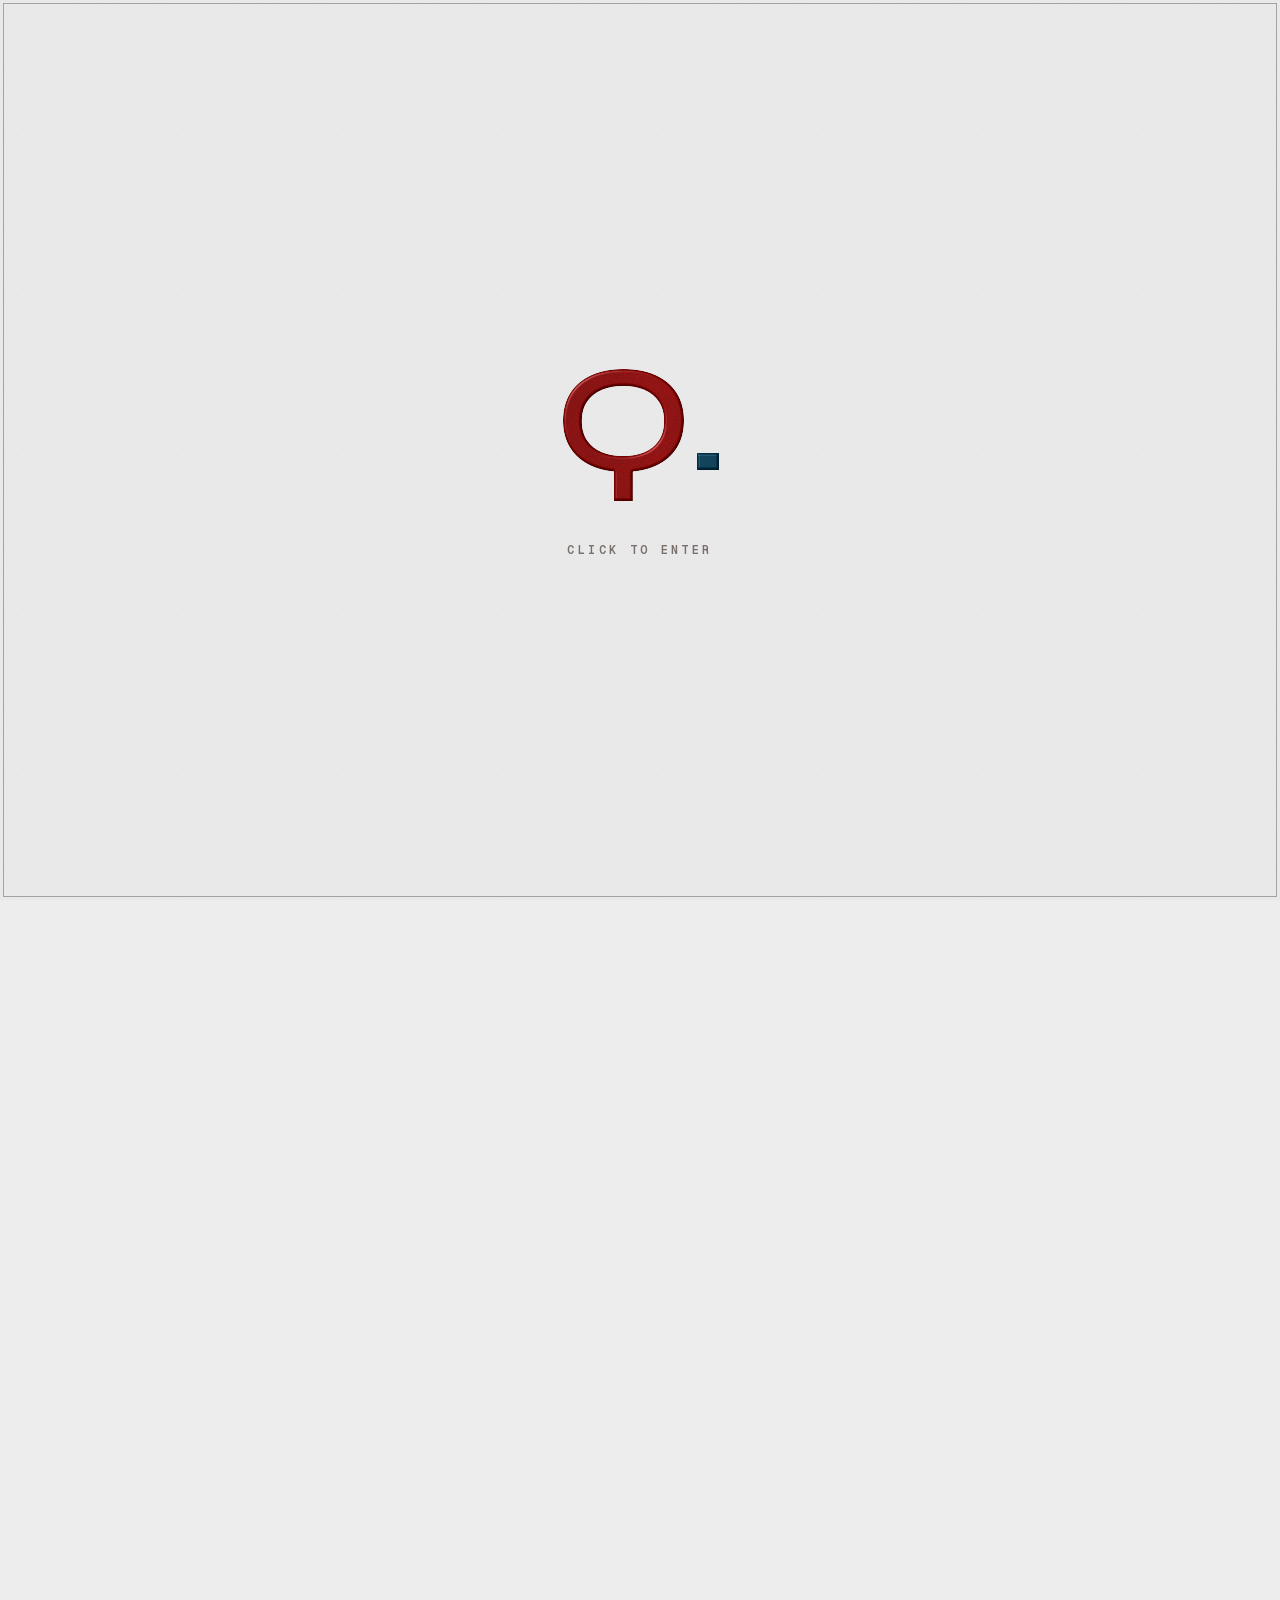
<file: 1 - site files (upload first)/index.html>
<!DOCTYPE html>
<html lang="en">
<head>
<meta charset="utf-8"/>
<title>QUOVEX | Home</title>
<meta name="description" content="QUOVEX edits everyday videos (Reels, TikToks, YouTube) and SaaS videos for creators, businesses and software teams."/>
<meta property="og:title" content="QUOVEX | Home"/>
<meta property="og:description" content="QUOVEX edits everyday videos (Reels, TikToks, YouTube) and SaaS videos for creators, businesses and software teams."/>
<meta property="og:image" content="assets/og-quovex.jpg"/>
<meta property="og:image:width" content="1200"/>
<meta property="og:image:height" content="630"/>
<meta property="og:site_name" content="QUOVEX"/>
<meta name="twitter:card" content="summary_large_image"/>
<meta name="theme-color" content="#780000"/>
<meta property="og:type" content="website"/>
<meta name="viewport" content="width=device-width, initial-scale=1"/>
<link href="index.html" rel="canonical"/>
<link href="assets/favicon-logo.png" rel="icon" type="image/png"/>
<link href="assets/apple-touch-icon.png" rel="apple-touch-icon"/>
<link href="site.webmanifest" rel="manifest"/>
<link rel="preload" href="assets/fonts/geist-latin-98bbbc.woff2" as="font" type="font/woff2" crossorigin/>
<link rel="preload" href="assets/fonts/syne-latin-c37e2f.woff2" as="font" type="font/woff2" crossorigin/>
<link rel="preload" href="assets/fonts/geist-mono-latin-013b2f.woff2" as="font" type="font/woff2" crossorigin/>
<link href="assets/site.css?v=54" rel="stylesheet"/>

<style>
/* ---- home-page-only overrides (kept out of the shared stylesheet on purpose) ---- */



.hero{
  min-height:100vh;
  display:flex;flex-direction:column;align-items:center;justify-content:center;
  padding:140px clamp(20px,4vw,48px) 100px;
  position:relative;
  overflow:hidden;
  text-align:center;
  background:var(--bone-white);
  color:var(--text);
}

/* normal text, just bold, big, and generously letter-spaced — not forced to hit the edges */
#heroLogo{
  position:relative;
  font-weight:650;
  font-size:clamp(64px,12vw,190px);
  line-height:1;
}
#heroLogo .logo-q{color:var(--red)}
#heroLogo .logo-uo{color:var(--red)}
#heroLogo .logo-vex{color:var(--ink)}
/* hard-alternates sky/red every 2s once the intro is done — its own
   keyframes rather than the shared altMarkColor ones used by the
   Company's Theory heading further down, because that one alternates
   ink/red and ink (a near-black navy) disappears on this hero's dark
   background (now bone white, so --ink is used, matching the Q. logo).
   Scoped to only once entered: during is-preloading the dot still
   needs its own one-shot preloadFlickerDot animation (further down)
   to run untouched. */
@keyframes heroDotColor{
  0%,49.99%{color:var(--ink)}
  50%,100%{color:var(--red-bright)}
}
body:not(.is-preloading) #heroLogo .brand-dot{
  animation:heroDotColor 4s steps(1,end) infinite;
}
@media (prefers-reduced-motion:reduce){
  body:not(.is-preloading) #heroLogo .brand-dot{animation:none}
}
body.is-preloading .hero-kicker{opacity:0}
.hero-kicker{transition:opacity .6s ease}

/* ---- services marquee: a slightly tilted brand-red band of everything
   the studio makes, drifting sideways forever ---- */
.marquee-wrap{overflow:hidden;padding:24px 0 8px}
.marquee{
  position:relative;z-index:2;
  background-color:var(--red);color:var(--white);
  background-image:url("assets/concrete.webp");
  background-size:cover;background-repeat:no-repeat;background-position:center;
  background-blend-mode:overlay;
  transform:rotate(-1.6deg);margin:10px -20px;
  padding:22px 0;overflow:hidden;
  box-shadow:0 20px 40px rgba(120,0,0,.18),inset 0 1px 0 rgba(255,255,255,.14),inset 0 -4px 10px rgba(0,0,0,.2);
}
.marquee-track{display:flex;width:max-content;animation:marquee 38s linear infinite}
.marquee-group{display:flex;align-items:center;flex:none}
.marquee span{
  font-family:var(--font-display);font-weight:600;letter-spacing:-.01em;
  font-size:clamp(26px,3.6vw,46px);line-height:1;white-space:nowrap;padding:0 28px;
}
.marquee span.is-outline{color:transparent;-webkit-text-stroke:1.2px rgba(255,255,255,.9)}
.marquee i{font-style:normal;font-size:clamp(16px,2vw,24px);opacity:.75}
@keyframes marquee{from{transform:translateX(0)}to{transform:translateX(-50%)}}
@media (prefers-reduced-motion:reduce){.marquee-track{animation:none}}

/* ---- What we do: an editorial, numbered list — each row a link to the
   matching package, filling with brand red from the bottom on hover ---- */
.services{padding:130px clamp(20px,4vw,48px) 40px;max-width:1240px;margin:0 auto}
.services-head{display:grid;grid-template-columns:1.5fr 1fr;gap:40px;align-items:end;margin-bottom:56px}
/* grid items may shrink below their text width, so long titles get
   scaled to fit (site.js) instead of stretching the column */
.services-head > *,.service > *{min-width:0}
.services-title{font-size:clamp(34px,5vw,64px);font-weight:650;line-height:1.02;color:var(--text)}
.services-intro{font-size:18px;line-height:1.6;color:var(--text-soft);max-width:440px;justify-self:end}
.services-list{list-style:none;border-top:1px solid rgba(36,31,29,.16)}
.service{
  position:relative;overflow:hidden;isolation:isolate;
  display:grid;grid-template-columns:90px 1.1fr 1fr 56px;align-items:center;gap:24px;
  padding:34px 22px;border-bottom:1px solid rgba(36,31,29,.16);
  color:var(--text);
  transition:color .35s var(--ease);
}
.service::before{
  content:'';position:absolute;inset:0;z-index:-1;background:var(--red);
  transform:scaleY(0);transform-origin:bottom;transition:transform .45s var(--ease);
}
.service:hover{color:var(--white)}
.service:hover::before{transform:scaleY(1)}
.service-num{font-family:var(--font-mono);font-size:13px;letter-spacing:.12em;opacity:.6}
.service-name{font-family:var(--font-display);font-size:clamp(26px,3.4vw,44px);font-weight:600;letter-spacing:-.02em;line-height:1.05}
.service-desc{font-size:16px;line-height:1.55;opacity:.75}
.service-arrow{
  width:52px;height:52px;border-radius:50%;border:1px solid currentColor;
  display:flex;align-items:center;justify-content:center;font-size:20px;
  transition:transform .45s var(--ease),background-color .3s ease,color .3s ease;
}
.service:hover .service-arrow{transform:rotate(-45deg);background:var(--white);color:var(--red);border-color:var(--white)}
@media (max-width:820px){
  .services-head{grid-template-columns:1fr;gap:18px}
  .services-intro{justify-self:start}
  .service{grid-template-columns:44px 1fr 44px;gap:14px 16px;padding:26px 6px}
  .service-desc{grid-column:2 / 3;grid-row:2}
  .service-arrow{width:42px;height:42px;font-size:17px}
}

.hero-center{position:relative;z-index:1;display:flex;flex-direction:column;align-items:center;justify-content:center;gap:30px;margin-top:34px}
.slogan-cut{
  font-family:var(--font-body);
  color:var(--text-soft);
  max-width:600px;
  font-size:clamp(17px,1.6vw,21px);
  line-height:1.5;
  font-weight:500;
  letter-spacing:.005em;
}
.slogan-line{white-space:nowrap}
.rotate-word{
  display:inline-block;color:var(--red-bright);font-weight:650;
  transition:opacity .35s ease,filter .35s ease;
}
/* one primary CTA, one deliberately quieter secondary — research is
   consistent that a hero with more than one or two competing CTAs
   measurably hurts conversion, and the pill-nav + two matched buttons
   this used to have was exactly that problem. The secondary reuses the
   same quiet text-link treatment as .theory-cta further down the page.
   The dark hero background needs its own button treatment too — the
   outline button's dark-red-on-transparent default disappears against
   near-black, same fix already used on the Hire Us hero. */
.hero-cta-group{
  position:relative;z-index:1;margin-top:40px;
  display:flex;align-items:center;justify-content:center;gap:26px;flex-wrap:wrap;
}
.hero-cta{margin-top:0}
.hero-secondary-link{
  display:inline-flex;align-items:center;gap:10px;
  color:var(--text);font-family:var(--font-mono);font-weight:500;font-size:14px;letter-spacing:.08em;text-transform:uppercase;
}
.hero-secondary-link .arrow{transition:transform .2s ease}
/* keeps its color on hover, with a red underline sliding in as the
   hover cue instead */
.hero-secondary-link{position:relative}
.hero-secondary-link::after{
  content:'';position:absolute;left:0;right:0;bottom:-6px;height:2px;border-radius:2px;
  background:#E0484C;transform:scaleX(0);transform-origin:left center;
  transition:transform .25s ease;
}
.hero-secondary-link:hover::after{transform:scaleX(1)}
.hero-secondary-link:hover .arrow{transform:translateX(4px)}

.hero-socials{
  position:absolute;left:0;right:0;bottom:44px;z-index:2;
  display:flex;justify-content:center;align-items:center;gap:34px;
  font-family:var(--font-mono);font-size:12px;font-weight:500;letter-spacing:.16em;text-transform:uppercase;
}
.hero-socials{gap:14px}
.hero-socials .social-icon{height:44px;color:var(--text);border-color:rgba(36,31,29,.3)}
.hero-socials .social-icon svg{width:19px;height:19px}
.hero-socials .social-icon:not(.is-pending):hover{background:var(--red);border-color:var(--red);color:var(--white)}

/* ---- Onboarding: the onboarding film in a cinema-style screen under
   the full ads: a wide 16:9 frame with a projector-room feel (a soft red
   glow behind it, a slim dark bezel, corner brackets, a thin light strip
   along the bottom edge). It shows a still with a play button until
   it's clicked, then plays from the top with sound and full controls. ---- */
.onboard-section{
  padding:40px clamp(20px,4vw,48px) 120px;
  display:flex;flex-direction:column;align-items:center;
}
.theater{position:relative;width:100%;max-width:1040px}
.theater::before{
  content:'';
  position:absolute;inset:-14% -8%;
  background:radial-gradient(ellipse at center, rgba(120,0,0,.2), rgba(120,0,0,0) 68%);
  filter:blur(34px);
  z-index:0;pointer-events:none;
}
.theater-screen{
  position:relative;z-index:1;
  aspect-ratio:16/9;width:100%;
  border-radius:16px;
  background:#0b0b0b;
  border:1px solid rgba(255,255,255,.08);
  box-shadow:0 40px 90px rgba(0,0,0,.3),inset 0 0 0 1px rgba(255,255,255,.03);
  overflow:hidden;
  cursor:pointer;
}
.theater-screen video{position:absolute;inset:0;width:100%;height:100%;object-fit:cover;display:block;background:#0b0b0b}
.theater-screen::after{
  content:'';
  position:absolute;left:10%;right:10%;bottom:0;height:2px;z-index:3;pointer-events:none;
  background:linear-gradient(90deg,rgba(255,255,255,0),rgba(255,255,255,.35),rgba(255,255,255,0));
  transition:opacity .3s ease;
}
.theater-corner{
  position:absolute;width:26px;height:26px;z-index:3;pointer-events:none;
  border:1.5px solid rgba(255,255,255,.45);
  transition:opacity .3s ease;
}
.theater-corner.tl{top:16px;left:16px;border-right:none;border-bottom:none}
.theater-corner.tr{top:16px;right:16px;border-left:none;border-bottom:none}
.theater-corner.bl{bottom:16px;left:16px;border-right:none;border-top:none}
.theater-corner.br{bottom:16px;right:16px;border-left:none;border-top:none}
/* the still + play button, until it's clicked */
.theater-cover{
  position:absolute;inset:0;z-index:2;
  display:flex;align-items:center;justify-content:center;
  background:radial-gradient(ellipse at center,rgba(0,0,0,.05),rgba(0,0,0,.38));
  transition:opacity .35s ease;
}
.theater-play{
  width:84px;height:84px;border-radius:50%;flex:none;
  border:1.5px solid rgba(255,255,255,.75);
  background:rgba(120,0,0,.72);
  -webkit-backdrop-filter:blur(4px);backdrop-filter:blur(4px);
  display:flex;align-items:center;justify-content:center;
  color:var(--white);
  box-shadow:0 14px 34px rgba(120,0,0,.35);
  transition:transform .25s ease,background-color .25s ease;
}
.theater-play svg{width:24px;height:24px;margin-left:4px}
.theater-screen:hover .theater-play{transform:scale(1.08);background:var(--red-bright)}
.theater-screen:focus-visible{outline:2px solid var(--red);outline-offset:6px}
.theater-screen.is-playing{cursor:default}
.theater-screen.is-playing .theater-cover,
.theater-screen.is-playing .theater-corner,
.theater-screen.is-playing::after{opacity:0;pointer-events:none}
@media (max-width:600px){
  .theater-screen{border-radius:12px}
  .theater-corner{width:16px;height:16px}
  .theater-corner.tl,.theater-corner.tr{top:10px}
  .theater-corner.bl,.theater-corner.br{bottom:10px}
  .theater-corner.tl,.theater-corner.bl{left:10px}
  .theater-corner.tr,.theater-corner.br{right:10px}
  .theater-play{width:62px;height:62px}
  .theater-play svg{width:20px;height:20px}
}

/* ---- Company Theory: the one place on the site that's pure editorial
   copy, not a UI component — so the typography itself has to carry it.
   A two-tone title (the sentence's "turn" lands in red), sparing
   red-bolded emphasis inside the body copy (the exact payoff of keeping
   red rare everywhere else — it still means something here), one
   ink-colored pull-quote as a rhythm break between paragraphs, and a
   comfortable ~70-character measure so it actually reads well instead
   of running edge-to-edge. ---- */
.theory-section{
  padding:140px clamp(20px,4vw,48px);
  display:flex;flex-direction:column;align-items:center;
}
.theory-head{max-width:100%;text-align:center;margin-bottom:56px}
.theory-title{
  font-size:clamp(32px,4.6vw,52px);
  font-weight:650;
  line-height:1.2;
  color:var(--text);
  letter-spacing:-.01em;
}
/* the "?" (and, to match, the hero logo's own "." — see #heroLogo
   .brand-dot below) hard-alternates between ink and red every 2s,
   steps not a crossfade, matching the site's existing bulb-flicker
   convention of a hard snap rather than a smooth blend */
@keyframes altMarkColor{
  0%,49.99%{color:var(--ink)}
  50%,100%{color:var(--red)}
}
.theory-title .alt-mark{
  color:var(--ink);
  animation:altMarkColor 4s steps(1,end) infinite;
}
@media (prefers-reduced-motion:reduce){
  .theory-title .alt-mark{animation:none}
}
.theory-body{max-width:680px;display:flex;flex-direction:column;gap:32px;text-align:left}
.theory-p{
  font-size:clamp(18px,1.9vw,21px);
  line-height:1.75;
  color:var(--text);
}
.theory-p strong{color:var(--text);font-weight:700}
.theory-p strong.hl{color:var(--red)}
.theory-pull{
  position:relative;
  font-size:clamp(24px,3.4vw,32px);
  font-weight:650;
  line-height:1.4;
  color:var(--ink);
  letter-spacing:-.005em;
  padding-left:22px;
  border-left:3px solid var(--red);
}
.theory-cta{
  display:inline-flex;align-items:center;gap:10px;
  margin-top:6px;
  color:var(--red);font-weight:700;
  font-size:16px;letter-spacing:.01em;
}
.theory-cta .arrow{transition:transform .2s ease}
.theory-cta:hover .arrow{transform:translateX(4px)}
@media (max-width:600px){
  .theory-section{padding:100px clamp(20px,4vw,48px)}
  .theory-pull{font-size:clamp(22px,5vw,28px)}
}
/* ---- reel showcase: 3 real cuts, one playing full-screen-ish and loud
   at a time, the other two parked either side like faint glass panels.
   When the active one finishes, the whole trio rotates one notch — the
   center clip retires to a side, a side clip steps up and unmutes —
   like a dial clicking round to its next setting. ---- */
.reel-section{padding:100px clamp(20px,4vw,48px) 130px;display:flex;flex-direction:column;align-items:center}
.reel-head{max-width:100%;text-align:center;margin-bottom:56px}
.reel-head .eyebrow{justify-content:center;display:flex;margin-bottom:14px}
.reel-title{font-size:clamp(20px,5.6vw,48px);font-weight:650;line-height:1.15;color:var(--text);white-space:nowrap}

.reel-carousel{
  /* cards keep the ads' real 9:16 shape at every screen size, so captions
     and graphics are never cropped off the sides */
  --reel-w:min(62vw,300px);
  position:relative;width:100%;max-width:920px;height:calc(var(--reel-w) * 16 / 9);
  padding:0 clamp(44px,6vw,72px);
  perspective:1600px;
}
.reel-card{
  position:absolute;top:0;left:50%;
  width:var(--reel-w);height:100%;
  margin-left:calc(var(--reel-w) / -2);
  border:none;padding:0;cursor:pointer;
  border-radius:26px;overflow:hidden;
  background:#0b0b0b;
  box-shadow:0 34px 70px rgba(0,0,0,.4);
  transition:transform 1.1s cubic-bezier(.65,0,.35,1),opacity .9s ease,filter .9s ease;
  will-change:transform;
}
.reel-card[data-slot="center"]{
  transform:translateX(0) translateZ(0) rotateY(0deg) scale(1);
  opacity:1;filter:none;z-index:3;
}
.reel-card[data-slot="prev"]{
  transform:translateX(-78%) translateZ(-260px) rotateY(32deg) scale(.8);
  opacity:.4;filter:brightness(.65) saturate(.7) blur(1px);z-index:1;
}
.reel-card[data-slot="next"]{
  transform:translateX(78%) translateZ(-260px) rotateY(-32deg) scale(.8);
  opacity:.4;filter:brightness(.65) saturate(.7) blur(1px);z-index:1;
}
.reel-card:hover:not([data-slot="center"]){opacity:.62}

.reel-video{width:100%;height:100%;object-fit:cover;display:block;background:#0b0b0b}

.reel-glass{
  position:absolute;inset:0;pointer-events:none;
  background:linear-gradient(180deg,rgba(255,255,255,.14),rgba(255,255,255,0) 30%,rgba(0,0,0,.35));
  border:1px solid rgba(255,255,255,.16);border-radius:inherit;
}

.reel-progress{position:absolute;left:14px;right:14px;top:14px;height:3px;border-radius:100px;background:rgba(255,255,255,.22);overflow:hidden;z-index:2}
.reel-progress-fill{display:block;height:100%;width:0%;background:var(--white);border-radius:inherit}
.reel-card:not([data-slot="center"]) .reel-progress{opacity:0}

/* prev/next: sit in their own reserved gutter outside the cards entirely
   — no overlap with the peeking side cards, so there's nothing for a
   near-miss click to fall through to */
.reel-arrow{
  position:absolute;top:50%;transform:translateY(-50%);z-index:20;
  width:44px;height:44px;border-radius:50%;cursor:pointer;pointer-events:auto;
  background:rgba(255,255,255,.9);border:1px solid rgba(120,0,0,.16);
  display:flex;align-items:center;justify-content:center;color:var(--text);
  box-shadow:0 8px 20px rgba(0,0,0,.14);
  transition:background-color .2s ease,transform .2s ease;
}
.reel-arrow:hover{background:var(--white);transform:translateY(-50%) scale(1.08)}
.reel-arrow svg{width:17px;height:17px}
.reel-arrow-prev{left:0}
.reel-arrow-next{right:0}

/* mute/unmute: the most prominent control on the whole section — its own
   large standalone button below the carousel, never on top of the video
   itself */
.reel-sound{
  margin-top:32px;
  display:flex;align-items:center;gap:14px;
  padding:14px 32px 14px 14px;border-radius:100px;cursor:pointer;
  background:var(--text);color:#fff;border:none;
  font-size:15px;font-weight:650;letter-spacing:.04em;text-transform:uppercase;
  box-shadow:0 20px 44px rgba(0,0,0,.2);
  transition:transform .2s ease,box-shadow .2s ease;
}
.reel-sound:hover{transform:translateY(-2px) scale(1.03);box-shadow:0 26px 54px rgba(0,0,0,.26)}
.reel-sound-icon{
  width:44px;height:44px;border-radius:50%;flex:none;
  background:rgba(255,255,255,.16);display:flex;align-items:center;justify-content:center;
}
.reel-sound svg{width:19px;height:19px;display:block}
.reel-sound .icon-muted{display:none}
.reel-sound[data-muted="true"] .icon-unmuted{display:none}
.reel-sound[data-muted="true"] .icon-muted{display:block}

@media (max-width:640px){
  .reel-carousel{max-width:340px;padding:0 36px;--reel-w:min(70vw,300px)}
  .reel-card[data-slot="prev"]{transform:translateX(-68%) translateZ(-180px) rotateY(30deg) scale(.78)}
  .reel-card[data-slot="next"]{transform:translateX(68%) translateZ(-180px) rotateY(-30deg) scale(.78)}
  .reel-arrow{width:38px;height:38px}
  .reel-sound{padding:11px 24px 11px 11px;font-size:13px;margin-top:24px}
  .reel-sound-icon{width:36px;height:36px}
}
@media (max-width:600px){
  .hero{padding-top:120px;padding-bottom:80px}
  .slogan-cut{font-size:15px;max-width:88vw}
  .hero-cta{margin-top:20px}
}

/* ---- Intro preloader ------------------------------------------------
   A lone "Q." flickers between the brand's two logo colors like a bulb
   settling in, a thin progress line fills below it, then the logo's
   middle text grows open — pushing the Q and the dot apart into their
   normal positions — and pops in to complete the wordmark, with the
   rest of the page fading in at that same moment.

   `body.is-preloading` is added by a tiny synchronous script at the very
   top of <body> (see below) so this state is in place before the first
   paint — no flash of the full page first. If that script never runs
   (JS disabled/broken) the class is never added and the page just shows
   normally; a hard timeout in the main script is also there so this can
   never get the page stuck. ----------------------------------------- */
/* locked on both html and body — body alone doesn't reliably block
   touch-scroll on every mobile browser, and the bootstrap script below
   adds the class to both elements for exactly this reason */
html.is-preloading,
body.is-preloading{overflow:hidden;height:100%}
body.is-preloading .nav,
body.is-preloading .hero-socials,
body.is-preloading .slogan-cut,
body.is-preloading .hero-cta,
body.is-preloading .hero-secondary-link,
body.is-preloading .hero-star-field{
  opacity:0;pointer-events:none;
}
/* !important: assets/site.js sets an inline opacity on .scroll-cue on
   load (its scroll-fade logic), which would otherwise outrank this */
body.is-preloading .scroll-cue{
  opacity:0 !important;pointer-events:none !important;
}
.nav,.hero-socials,.scroll-cue,.slogan-cut,.hero-cta,.hero-secondary-link,.hero-star-field{
  transition:opacity .6s ease;
}

/* the Q slides right to sit flush against the dot (closing the gap
   UOVEX would otherwise occupy) while preloading, and eases back to its
   own resting spot — translateX only, so nothing here ever needs
   overflow:hidden, which is what caused the Q to sit off-baseline from
   the rest of the wordmark (inline-blocks with clipped overflow align
   by their box edge, not their text baseline — see the JS that sets
   this transform for the precise, measured distance). #heroLogo itself
   also gets a synchronized, exactly-half-size compensating shift, since
   without it the still-reserved (if invisible) layout width of "UOVEX"
   throws off text-align:center and the visible "Q." pair sits off to
   one side instead of centered. */
#heroLogo{transition:transform .75s cubic-bezier(.16,1,.3,1)}
#heroLogo .logo-q{
  display:inline-block;
  transition:transform .75s cubic-bezier(.16,1,.3,1);
}
#heroLogo .logo-uo,#heroLogo .logo-vex{
  display:inline-block;
  transition:opacity .42s ease,transform .42s cubic-bezier(.34,1.56,.64,1);
}
body.is-preloading #heroLogo .logo-uo,
body.is-preloading #heroLogo .logo-vex{
  opacity:0;transform:scale(.82);
}

/* flicker: exactly two flips — red-Q/blue-dot to blue-Q/red-dot, back to
   red-Q/blue-dot, then holds — matching the wordmark's real colors
   (QUO is red, VEX. is blue) so there's no hand-off color jump when it
   expands into the full logo. Hard snaps, not a fade, for that genuine
   bulb-flicker look. Uses --ink for "blue", the same navy as the Q. logo's
   dot, matching .logo-vex and the post-entry dot flicker above. Starts
   once the visitor clicks the entry gate (see .preload-enter below),
   which is also the gesture that lets the sound effects play. */
@keyframes preloadFlickerQ{
  0%,66%,100%{color:var(--red)}
  33%{color:var(--ink)}
}
@keyframes preloadFlickerDot{
  0%,66%,100%{color:var(--ink)}
  33%{color:var(--red)}
}
body.is-preloading.is-entered #heroLogo .logo-q{
  animation:preloadFlickerQ 1.7s steps(1,end) both;
}
body.is-preloading.is-entered #heroLogo .brand-dot{
  animation:preloadFlickerDot 1.7s steps(1,end) both;
}
@media (prefers-reduced-motion:reduce){
  body.is-preloading.is-entered #heroLogo .logo-q,
  body.is-preloading.is-entered #heroLogo .brand-dot{animation:none}
}

/* the entry gate: a full-screen click target, so the visitor can tap
   anywhere, with the Q. breathing gently and a small label hinting
   there's something to click. Its job is to capture a real, direct user
   gesture, the one thing every browser accepts as permission to play
   sound, before the intro starts. */
.preload-enter{
  position:fixed;inset:0;z-index:1001;
  display:block;width:100%;height:100%;
  background:transparent;border:none;margin:0;padding:0;cursor:pointer;
  -webkit-tap-highlight-color:transparent;
  outline-offset:-4px;
}
.preload-enter:focus-visible{outline:1px solid rgba(36,31,29,.35)}
body:not(.is-preloading) .preload-enter,
body.is-preloading.is-entered .preload-enter{display:none}
.preload-enter-label{
  position:fixed;left:50%;top:58%;transform:translateX(-50%);
  font-family:var(--font-mono);font-size:12px;font-weight:600;letter-spacing:.22em;text-transform:uppercase;
  color:var(--text-soft);white-space:nowrap;
  pointer-events:none;
  transition:opacity .3s ease,letter-spacing .3s ease;
  animation:preloadEnterPulse 2.2s ease-in-out infinite;
}
.preload-enter-label::before{content:'Click to enter'}
@media (pointer:coarse){
  .preload-enter-label::before{content:'Tap to enter'}
}
.preload-enter:hover .preload-enter-label,
.preload-enter:focus-visible .preload-enter-label{
  opacity:.95;letter-spacing:.28em;animation-play-state:paused;
}
@keyframes preloadEnterPulse{0%,100%{opacity:.55}50%{opacity:1}}
body.is-preloading:not(.is-entered) #heroLogo{
  animation:preloadBreathe 3.2s ease-in-out infinite;
}
@keyframes preloadBreathe{0%,100%{opacity:1}50%{opacity:.72}}
@media (prefers-reduced-motion:reduce){
  .preload-enter-label,
  body.is-preloading:not(.is-entered) #heroLogo{animation:none}
}

/* thin, minimal progress line — like the update bar on an Apple device.
   Light track + sky-to-red fill rather than the ink-to-red original,
   since a near-black track on a near-black hero would barely register. */
.preload-bar{
  position:fixed;left:50%;top:50%;transform:translateX(-50%);
  width:min(220px,42vw);height:3px;border-radius:100px;
  background:rgba(36,31,29,.12);overflow:hidden;
  opacity:0;transition:opacity .4s ease;
  z-index:1000;
  pointer-events:none;
}
/* gone entirely once the intro is over, so it can never sit over the page */
body:not(.is-preloading) .preload-bar{display:none}
.preload-bar-fill{
  display:block;height:100%;width:0%;border-radius:inherit;
  background:linear-gradient(90deg,var(--ink),var(--red-bright));
}
body.is-preloading.is-entered .preload-bar{opacity:1}
@media (prefers-reduced-motion:reduce){
  .preload-bar{display:none}
}

/* the hero's own scroll cue, dark on the bone-white background — hidden
   on short screens, where it would collide with the buttons */
@media (max-height:820px){.hero .scroll-cue{display:none}}
.hero .scroll-cue-track{background:rgba(36,31,29,.18)}
/* sits clear above the Instagram / WhatsApp pills */
.hero .scroll-cue{bottom:132px}
.hero .scroll-cue-label{color:var(--text-soft)}
.hero .scroll-cue-dot{background:var(--red-bright)}


/* ---- phone proportions ---- */
@media (max-width:900px){
  .hero{padding:96px 20px 110px}
  /* the dock lives at the bottom of the screen on phones, so the hero's
     own bottom row (social links, scroll hint) steps aside for it */
  .hero-socials,.hero .scroll-cue{display:none}
  .hero-center{gap:22px;margin-top:20px}
  /* the wordmark spans almost the full width of the phone */
  #heroLogo{font-size:clamp(56px,18.4vw,120px);white-space:nowrap}
  .hero-cta-group{flex-direction:column;gap:18px;margin-top:30px}
  .reel-section{padding:64px 16px 56px}
  .reel-head{margin-bottom:30px}
  .onboard-section{padding:24px 16px 56px}
  .services{padding:64px 20px 8px}
  .services-head{margin-bottom:28px}
  .theory-section{padding:72px 20px 88px}
  .theory-head{margin-bottom:34px}
  .theory-body{gap:26px}
  .marquee span{padding:0 18px}
  .marquee{padding:16px 0}
}

/* ---- services: a price where there is a fixed one ---- */
.service-price{font-style:normal;display:inline-block;vertical-align:middle;margin-left:10px;padding:5px 11px;border-radius:999px;background:var(--red);color:var(--white);font-family:var(--font-mono);font-size:12px;font-weight:700;letter-spacing:.06em;transform:translateY(-4px)}
.service:hover .service-price{background:var(--white);color:var(--red)}
/* ---- recent work: four real edits, each opens its section of the portfolio ---- */
.recent-work{padding:100px clamp(20px,4vw,48px) 40px;max-width:1240px;margin:0 auto}
.recent-work-head{text-align:center;margin-bottom:40px}
.recent-work-head .eyebrow{display:flex;justify-content:center;margin-bottom:12px}
.recent-work-head h2{font-size:clamp(30px,4.4vw,52px);font-weight:600;line-height:1.1;color:var(--text)}
.rw-grid{display:grid;grid-template-columns:repeat(4,minmax(0,1fr));gap:16px}
.rw-tile{position:relative;display:block;aspect-ratio:4/5;border-radius:22px;overflow:hidden;background:#111;box-shadow:0 18px 40px rgba(0,0,0,.14)}
.rw-tile img{width:100%;height:100%;object-fit:cover;display:block;transition:transform .6s cubic-bezier(.16,1,.3,1)}
.rw-tile:hover img{transform:scale(1.04)}
.rw-tile::after{content:'';position:absolute;inset:0;background:linear-gradient(to top,rgba(0,0,0,.65),transparent 55%)}
.rw-play{position:absolute;top:14px;right:14px;z-index:1;width:38px;height:38px;border-radius:50%;background:rgba(255,255,255,.9)}
.rw-play::before{content:'';position:absolute;left:15px;top:12px;border-left:11px solid var(--red);border-top:7px solid transparent;border-bottom:7px solid transparent}
.rw-text{position:absolute;left:16px;right:16px;bottom:16px;z-index:1;display:flex;flex-direction:column;gap:6px}
.rw-cat{font-family:var(--font-mono);font-size:11px;font-weight:700;letter-spacing:.12em;text-transform:uppercase;color:rgba(255,255,255,.85)}
.rw-label{color:#fff;font-size:15px;font-weight:600;line-height:1.3}
.rw-more{display:flex;justify-content:center;margin-top:30px}
@media (max-width:900px){.rw-grid{grid-template-columns:repeat(2,minmax(0,1fr));gap:12px}.recent-work{padding:64px 16px 24px}}
/* ---- closing band: price, reply time, revisions, and the two next steps ---- */
.home-cta{padding:40px clamp(20px,4vw,48px) 110px;display:flex;justify-content:center}
.home-cta-card{width:100%;max-width:1000px;text-align:center;padding:clamp(32px,5vw,56px);border-radius:32px;background:var(--white);border:1px solid rgba(120,0,0,.12);box-shadow:0 28px 60px rgba(0,0,0,.08)}
.home-cta-card .eyebrow{display:flex;justify-content:center;margin-bottom:12px}
.home-cta-card h2{font-size:clamp(30px,4.6vw,54px);font-weight:650;line-height:1.08;color:var(--text)}
.home-cta-facts{list-style:none;display:grid;grid-template-columns:repeat(3,minmax(0,1fr));gap:12px;margin:34px 0 32px}
.home-cta-facts li{padding:20px 16px;border-radius:20px;background:var(--bg);display:flex;flex-direction:column;gap:6px}
.home-cta-facts strong{font-family:var(--font-display);font-size:clamp(22px,2.6vw,30px);color:var(--red);font-weight:700}
.home-cta-facts span{font-size:14.5px;color:var(--text-soft);line-height:1.4}
.home-cta-actions{display:flex;gap:12px;justify-content:center;flex-wrap:wrap}
@media (max-width:700px){.home-cta-facts{grid-template-columns:1fr}.home-cta{padding:24px 16px 72px}.home-cta-actions .btn{width:100%;justify-content:center}}

/* ---- two films side by side (stacked on phones): the QUOVEX intro and
   the onboarding walkthrough, each in the same cinema-style screen with
   a caption under it ---- */
.films-sub{text-wrap:balance;margin:14px auto 0;max-width:600px;text-align:center;font-size:17px;line-height:1.55;color:var(--text-soft)}
.films{
  width:100%;max-width:1240px;margin-top:8px;
  display:grid;grid-template-columns:repeat(2,minmax(0,1fr));gap:clamp(22px,3vw,40px);
  align-items:start;
}
.film{margin:0;min-width:0}
.film .theater{max-width:none}
.film .theater::before{inset:-10% -6%;opacity:.85}
.film .theater-screen{border-radius:18px}
.film .theater-play{width:72px;height:72px}
.film .theater-play svg{width:22px;height:22px}
.film .theater-corner{width:20px;height:20px}
.film .theater-corner.tl,.film .theater-corner.tr{top:14px}
.film .theater-corner.bl,.film .theater-corner.br{bottom:14px}
.film .theater-corner.tl,.film .theater-corner.bl{left:14px}
.film .theater-corner.tr,.film .theater-corner.br{right:14px}
.film-badge{
  position:absolute;right:16px;bottom:16px;z-index:3;
  padding:5px 10px;border-radius:999px;background:rgba(0,0,0,.55);
  -webkit-backdrop-filter:blur(6px);backdrop-filter:blur(6px);
  color:#fff;font-family:var(--font-mono);font-size:12px;font-weight:700;letter-spacing:.06em;
  transition:opacity .3s ease;pointer-events:none;
}
.theater-screen.is-playing .film-badge{opacity:0}
.film-caption{display:flex;flex-direction:column;gap:6px;padding:22px 6px 0}
.film-num{font-family:var(--font-mono);font-size:12px;font-weight:700;letter-spacing:.16em;text-transform:uppercase;color:var(--red)}
.film-title{font-family:var(--font-display);font-size:clamp(22px,2.2vw,28px);font-weight:650;line-height:1.15;color:var(--text)}
.film-line{font-size:16px;line-height:1.5;color:var(--text-soft)}
@media (max-width:820px){
  .films{grid-template-columns:1fr;gap:44px;max-width:640px}
  .film-caption{padding-top:16px}
  .films-sub{font-size:16px;padding:0 6px}
}
@media (max-width:600px){
  .films-title{font-size:clamp(26px,7.4vw,34px);line-height:1.12}
  .film .theater-play{width:62px;height:62px}
  .film .theater-corner{width:16px;height:16px}
  .film .theater-corner.tl,.film .theater-corner.tr{top:10px}
  .film .theater-corner.bl,.film .theater-corner.br{bottom:10px}
  .film .theater-corner.tl,.film .theater-corner.bl{left:10px}
  .film .theater-corner.tr,.film .theater-corner.br{right:10px}
  .film-badge{right:10px;bottom:10px;font-size:11px}
}

/* films: the title block sits above each video; tighter gap to Services */
.film-caption{padding:0 6px 18px}
.onboard-section{padding-bottom:64px}
@media (max-width:820px){ .film-caption{padding-bottom:14px} }
@media (max-width:900px){ .onboard-section{padding-bottom:16px} }

/* "See our work": a proper outline button, readable over the stars and
   meteors (a soft frosted fill behind the text) */
.hero-secondary-link{
  padding:15px 26px;border-radius:999px;
  border:1.5px solid var(--ink);color:var(--ink);
  background:rgba(237,237,237,.82);
  -webkit-backdrop-filter:blur(6px);backdrop-filter:blur(6px);
  font-weight:700;
  box-shadow:0 8px 22px rgba(0,48,73,.12);
  transition:background-color .2s ease,color .2s ease,transform .2s ease;
}
.hero-secondary-link::after{display:none}
.hero-secondary-link:hover{background:var(--ink);color:var(--white);transform:translateY(-2px)}

/* "Why do good products get ignored?": centred text, with the big line
   as a left-aligned pull quote card so it reads as the key message */
.theory-body{text-align:center;align-items:center;max-width:720px}
.theory-p{max-width:660px}
.theory-pull{
  align-self:stretch;text-align:left;
  margin:8px 0;padding:30px 34px 30px 32px;
  background:var(--white);
  border-left:4px solid var(--red);border-radius:0;
  box-shadow:0 22px 50px rgba(0,0,0,.07);
  font-size:clamp(24px,3.2vw,34px);line-height:1.3;
}
.theory-cta{justify-content:center}
@media (max-width:600px){
  .theory-pull{padding:22px 22px 22px 20px}
}

/* refinements */
.hero-secondary-link{min-height:56px;padding:0 34px;font-size:14px;box-sizing:border-box}
@media (min-width:901px){ .onboard-section{padding-bottom:24px} .services{padding-top:96px} }
.theory-p{text-wrap:pretty}

/* the big line sits on the page background like the rest of the text,
   marked only by its red bar */
.theory-pull{background:transparent;box-shadow:none;padding:6px 0 6px 26px;margin:8px 0}
@media (max-width:600px){ .theory-pull{padding:4px 0 4px 18px} }

/* ---- phones: the opening screen fills exactly what's visible (svh, so
   Safari's bars don't push it down), everything on one centre line, sitting
   in the space above the dock ---- */
@media (max-width:600px){
  .hero{
    min-height:100vh;min-height:100svh;
    justify-content:center;
    padding:32px 20px calc(104px + env(safe-area-inset-bottom));
  }
  .hero-center{margin-top:0;gap:18px}
  .hero-kicker{margin-bottom:0}
  #heroLogo{font-size:min(17vw,84px)}
  .slogan-cut{font-size:17px;line-height:1.45;max-width:none}
  .hero-cta-group{margin-top:34px;flex-direction:column;gap:12px;width:100%}
  .hero-cta-group .hero-cta{
    width:min(300px,100%);height:54px;min-height:0;margin:0;padding:0 24px;
    justify-content:center;box-sizing:border-box;font-size:13px;
  }
  .hero .scroll-cue{display:none}
  /* film titles and the services heading follow the centred section heads */
  .film-caption{text-align:center;align-items:center}
  .services-head{text-align:center;justify-items:center}
  .services-intro{justify-self:center}
}

/* ===== growth card: on your own vs with QUOVEX ===== */
.growth{padding:40px clamp(16px,4vw,48px) 90px}
.growth-card{
  --g-views:#ff4b55;--g-likes:#ff9aa1;--g-shares:#3f8cff;--g-comments:#9ec6ff;
  position:relative;max-width:1080px;margin:0 auto;overflow:hidden;
  padding:clamp(28px,4vw,52px);border-radius:30px;color:#fff;
  background:
    radial-gradient(60% 55% at 100% 0%,rgba(174,31,35,.35),transparent 70%),
    radial-gradient(55% 60% at 0% 100%,rgba(0,48,73,.75),transparent 72%),
    #120d0d;
  box-shadow:0 0 0 1px rgba(255,255,255,.07) inset,0 40px 80px rgba(20,8,8,.28);
}
.growth-eyebrow{font-family:var(--font-mono);font-size:12px;font-weight:600;letter-spacing:.18em;text-transform:uppercase;color:rgba(255,255,255,.6)}
.growth-title{margin-top:14px;font-family:var(--font-display);font-weight:650;font-size:clamp(36px,5.4vw,64px);line-height:1;letter-spacing:-.035em}
.growth-x{background:linear-gradient(100deg,#ff6b73,#ff9aa1 45%,#9ec6ff);-webkit-background-clip:text;background-clip:text;color:transparent}
.growth-sub{margin-top:16px;max-width:560px;font-size:17px;line-height:1.55;color:rgba(255,255,255,.66);text-wrap:balance}
.growth-legend{list-style:none;display:flex;flex-wrap:wrap;gap:8px 20px;margin-top:30px;font-family:var(--font-mono);font-size:12px;font-weight:600;letter-spacing:.1em;text-transform:uppercase;color:rgba(255,255,255,.75)}
.growth-legend li{display:flex;align-items:center;gap:8px}
.growth-legend i{width:18px;height:4px;border-radius:4px;background:var(--c)}
.growth-charts{display:grid;grid-template-columns:1fr 1fr;gap:18px;margin-top:22px}
.gchart{margin:0;padding:20px 20px 12px;border-radius:20px;background:rgba(255,255,255,.035);box-shadow:inset 0 0 0 1px rgba(255,255,255,.07)}
.gchart--us{background:rgba(255,255,255,.06);box-shadow:inset 0 0 0 1px rgba(255,107,115,.28),0 20px 50px rgba(174,31,35,.18)}
.gchart figcaption{display:flex;align-items:flex-end;justify-content:space-between;gap:12px;margin-bottom:10px}
.gc-name{display:flex;align-items:center;gap:9px;font-size:15px;font-weight:600;color:rgba(255,255,255,.55)}
.gchart--us .gc-name{color:#fff}
.gc-name svg{width:16px;height:16px}
.gc-q{font-family:var(--font-display);font-weight:700;font-size:16px;color:#ff6b73}
.gc-q .brand-dot{color:#fff !important}
.gc-num{display:flex;align-items:baseline;gap:6px}
.gc-num b{font-family:var(--font-display);font-weight:650;font-size:clamp(30px,3.6vw,46px);line-height:1;letter-spacing:-.03em;font-variant-numeric:tabular-nums}
.gchart--now .gc-num b{color:rgba(255,255,255,.5)}
.gc-num small{font-size:12px;color:rgba(255,255,255,.5)}
.gc-svg{display:block;width:100%;height:auto;overflow:visible}
.gc-svg .grid{stroke:rgba(255,255,255,.07);stroke-width:1}
.gc-svg .tick{fill:rgba(255,255,255,.35);font:500 9px var(--font-mono);letter-spacing:.06em}
.gc-svg .ln{fill:none;stroke-width:1.3;stroke-linecap:round;stroke-linejoin:round;stroke-dasharray:1;stroke-dashoffset:1;transition:stroke-dashoffset 1.8s cubic-bezier(.65,0,.25,1)}
.gc-svg .ln.views{stroke-width:2}
.gc-svg .ln.glow{stroke-width:7;opacity:.22}
.gchart--now .gc-svg .ln.glow{opacity:0}
.gc-dot{opacity:0;transition:opacity .4s ease 1.6s}
.growth-card.is-on .gc-dot{opacity:1}
.gc-core{fill:#fff}
.gc-ring{fill:none;stroke:var(--g-views);stroke-width:1.5;transform-box:fill-box;transform-origin:center;animation:gcPulse 2s ease-out infinite}
.gchart--now .gc-core{fill:rgba(255,255,255,.55)}
.gchart--now .gc-ring{display:none}
@keyframes gcPulse{0%{transform:scale(.4);opacity:.9}100%{transform:scale(1.6);opacity:0}}
.gc-svg .area{opacity:0;transition:opacity .8s ease .9s}
.growth-card.is-on .gc-svg .ln{stroke-dashoffset:0}
.growth-card.is-on .gc-svg .area{opacity:1}
.gchart--now .ln{opacity:.55}
.growth-try{display:grid;grid-template-columns:1fr auto;align-items:center;gap:12px 16px;margin-top:26px}
.growth-try label{font-size:15px;color:rgba(255,255,255,.75)}
.growth-try output{font-family:var(--font-display);font-weight:650;font-size:24px;font-variant-numeric:tabular-nums}
.growth-try input{
  grid-column:1/-1;-webkit-appearance:none;appearance:none;width:100%;height:8px;border-radius:8px;margin:6px 0;
  background:linear-gradient(90deg,#ff4b55,#ff9aa1 var(--p,33%),rgba(255,255,255,.12) var(--p,33%));
  cursor:pointer;touch-action:pan-y;
}
.growth-try input::-webkit-slider-thumb{-webkit-appearance:none;width:12px;height:28px;border-radius:4px;background:#fff;box-shadow:0 4px 14px rgba(0,0,0,.45)}
.growth-try input::-moz-range-thumb{width:12px;height:28px;border:0;border-radius:4px;background:#fff;box-shadow:0 4px 14px rgba(0,0,0,.45)}
.growth-try input:focus-visible{outline:2px solid #9ec6ff;outline-offset:6px}
.growth-note{margin-top:18px;font-size:13px;line-height:1.55;color:rgba(255,255,255,.45);max-width:640px;text-wrap:pretty}
@media (max-width:760px){
  .growth{padding:24px 10px 64px}
  .growth-card{padding:28px 20px 24px;border-radius:24px;text-align:center}
  .growth-sub,.growth-note{margin-left:auto;margin-right:auto}
  .growth-legend{justify-content:center}
  .growth-charts{grid-template-columns:1fr;gap:12px}
  .gchart{padding:16px 14px 8px;text-align:left}
  .growth-try{text-align:left}
}
@media (prefers-reduced-motion:reduce){
  .gc-svg .ln,.gc-svg .area,.gc-dot{transition:none}
  .gc-ring{animation:none}
}

/* one film now: centred, larger, title always on one line */
.films--one{grid-template-columns:minmax(0,1fr);max-width:960px;margin-left:auto;margin-right:auto}
.films-title{white-space:nowrap}
</style>
</head>
<body>
<script>
  try {
    if (sessionStorage.getItem('quovexIntroSeen') !== '1') {
      document.body.classList.add('is-preloading');
      document.documentElement.classList.add('is-preloading');
      if (window.scrollY !== 0) window.scrollTo(0, 0);
    }
  } catch (e) {
    document.body.classList.add('is-preloading');
    document.documentElement.classList.add('is-preloading');
  }
</script>

<button type="button" class="preload-enter" id="preloadEnter" aria-label="Enter QUOVEX">
  <span class="preload-enter-label" id="preloadEnterLabel" aria-hidden="true"></span>
</button>
<div class="preload-bar" id="preloadBar" aria-hidden="true"><span class="preload-bar-fill" id="preloadBarFill"></span></div>

<div class="cx-wrap" id="cxWrap" aria-hidden="true"></div>

<nav class="nav" aria-label="Main">
  <a href="index.html" class="nav-logo" aria-label="QUOVEX home"><span class="q-half">Q</span><span class="brand-dot">.</span></a>
  <div class="nav-links">
    <span class="nav-pill" aria-hidden="true"></span>
    <a href="index.html" class="active" aria-current="page"><span class="nl-full">Home</span><span class="nl-short">Home</span></a>
    <a href="work.html"><span class="nl-full">Portfolio</span><span class="nl-short">Work</span></a>
    <a href="book.html"><span class="nl-full">Hire us</span><span class="nl-short">Hire us</span></a>
  </div>
  <a href="book.html#quote" data-contact="booking" class="nav-cta">Start a project</a>
  <button class="menu-btn" id="menuBtn" aria-expanded="false" aria-controls="mobileMenu" aria-label="Open menu"><svg viewBox="0 0 24 24" aria-hidden="true"><path d="M12 5v14M5 12h14" fill="none" stroke="currentColor" stroke-width="2" stroke-linecap="round"/></svg></button>
</nav>

<div class="mobile-menu" id="mobileMenu" aria-hidden="true">
  <p class="mm-kicker">Shortcuts</p>
  <nav class="mm-shortcuts" aria-label="Shortcuts">
    <a href="book.html#quote" class="mm-tile is-primary"><span class="mm-ico" aria-hidden="true"><svg viewBox="0 0 24 24"><path d="M4 20h4L19 9a2.8 2.8 0 0 0-4-4L4 16v4z" fill="none" stroke="currentColor" stroke-width="1.9" stroke-linejoin="round"/><path d="M13.5 6.5l4 4" fill="none" stroke="currentColor" stroke-width="1.9"/></svg></span><span class="mm-text"><span class="mm-title">Get a quote</span><span class="mm-sub">Tell us about your video</span></span><span class="mm-go" aria-hidden="true">&rarr;</span></a>
    <a href="book.html#packages" class="mm-tile"><span class="mm-ico" aria-hidden="true"><svg viewBox="0 0 24 24"><path d="M12 3l8 4.5v9L12 21l-8-4.5v-9L12 3z" fill="none" stroke="currentColor" stroke-width="1.9" stroke-linejoin="round"/><path d="M4 7.5l8 4.5 8-4.5M12 12v9" fill="none" stroke="currentColor" stroke-width="1.9" stroke-linejoin="round"/></svg></span><span class="mm-text"><span class="mm-title">Packages</span><span class="mm-sub">What we make for you</span></span><span class="mm-go" aria-hidden="true">&rarr;</span></a>
    <a href="rate.html" class="mm-tile"><span class="mm-ico" aria-hidden="true"><svg viewBox="0 0 24 24"><path d="M12 3.5l2.6 5.3 5.9.9-4.3 4.1 1 5.8L12 16.9l-5.2 2.7 1-5.8-4.3-4.1 5.9-.9L12 3.5z" fill="none" stroke="currentColor" stroke-width="1.9" stroke-linejoin="round"/></svg></span><span class="mm-text"><span class="mm-title">Rate us</span><span class="mm-sub">Tell us how we did</span></span><span class="mm-go" aria-hidden="true">&rarr;</span></a>
  </nav>
  <div class="mm-actions">
    <div class="mm-socials">
      <a href="#" data-contact="instagram" class="social-icon" aria-label="QUOVEX on Instagram" hidden><svg viewBox="0 0 24 24" aria-hidden="true"><rect x="3" y="3" width="18" height="18" rx="5" fill="none" stroke="currentColor" stroke-width="1.9"/><circle cx="12" cy="12" r="4.1" fill="none" stroke="currentColor" stroke-width="1.9"/><circle cx="17.4" cy="6.6" r="1.25" fill="currentColor"/></svg><span class="social-label">Instagram</span></a>
      <a href="#" data-contact="whatsapp" class="social-icon" aria-label="Message QUOVEX on WhatsApp" hidden><svg viewBox="0 0 24 24" aria-hidden="true"><path fill="currentColor" d="M12.04 2C6.58 2 2.13 6.45 2.13 11.91c0 1.75.46 3.45 1.32 4.95L2.05 22l5.25-1.38a9.9 9.9 0 0 0 4.74 1.21c5.46 0 9.91-4.45 9.91-9.91C21.95 6.45 17.5 2 12.04 2zm0 18.15c-1.48 0-2.93-.4-4.2-1.15l-.3-.18-3.12.82.83-3.04-.2-.31a8.2 8.2 0 0 1-1.26-4.38c0-4.54 3.7-8.24 8.25-8.24 4.54 0 8.24 3.7 8.24 8.24 0 4.55-3.7 8.24-8.24 8.24zm4.52-6.16c-.25-.12-1.47-.72-1.69-.81-.23-.08-.39-.12-.56.13-.16.25-.64.81-.78.97-.14.17-.29.19-.54.06-.25-.12-1.05-.39-1.99-1.23-.74-.66-1.23-1.47-1.38-1.72-.14-.25-.02-.38.11-.51.11-.11.25-.29.37-.43.13-.14.17-.25.25-.41.08-.17.04-.31-.02-.43-.06-.12-.56-1.34-.76-1.84-.2-.48-.41-.42-.56-.43h-.48c-.17 0-.43.06-.66.31-.22.25-.86.85-.86 2.07 0 1.22.89 2.4 1.01 2.56.12.17 1.75 2.67 4.23 3.74.59.26 1.05.41 1.41.52.59.19 1.13.16 1.56.1.48-.07 1.47-.6 1.67-1.18.21-.58.21-1.07.14-1.18-.06-.1-.22-.16-.47-.28z"/></svg><span class="social-label">WhatsApp</span></a>
      <a href="#" data-contact="email" hidden>Email</a>
    </div>
  </div>
</div>

<section class="hero" id="hero">
  <div class="hero-star-field" id="heroStarField" aria-hidden="true"></div>


  <div class="hero-center">
    <p class="hero-kicker">Video editing</p>
    <h1 id="heroLogo"><span class="logo-q">Q</span><span class="logo-uo">UO</span><span class="logo-vex">VEX</span><span class="brand-dot">.</span></h1>
    <script>
      /* how far the logo must move down so the "Q." with its "Tap to
         enter" label / progress bar underneath sits dead centre on screen,
         whatever the hero's own layout around it (measured untransformed) */
      window.quovexIntroDY = function(logo){
        var r = logo.getBoundingClientRect();
        var groupH = r.height + 44 + 14; // logo, gap, label/bar
        return (window.innerHeight - groupH) / 2 - r.top;
      };
      (function(){
        var heroLogo = document.getElementById('heroLogo');
        var logoQ = document.querySelector('#heroLogo .logo-q');
        var dot = document.querySelector('#heroLogo .brand-dot');
        if(!heroLogo || !logoQ || !dot) return;
        // only relevant when the preloader is actually about to run (the
        // bootstrap script right before this one already decided that,
        // based on sessionStorage) — otherwise leave the logo alone, or
        // it'd be stuck mid-"gap closed for the intro" on every normal
        // page view
        if(!document.body.classList.contains('is-preloading')) return;
        // transitions switched off for this very first snap — even though
        // nothing has painted yet, a style recalc this early can still
        // count as a "prior" state to the CSS transition engine, which
        // would otherwise animate this initial placement in from 0
        logoQ.style.transition = 'none';
        heroLogo.style.transition = 'none';
        var gap = dot.getBoundingClientRect().left - logoQ.getBoundingClientRect().right;
        logoQ.style.transform = 'translateX(' + gap.toFixed(2) + 'px)';
        heroLogo.style.transform = 'translate(' + (-gap / 2).toFixed(2) + 'px,' + window.quovexIntroDY(heroLogo).toFixed(2) + 'px)';
        logoQ.offsetHeight;
        logoQ.style.transition = '';
        heroLogo.style.transition = '';
      })();
    </script>
    <p class="slogan-cut">We edit videos<br/><span class="slogan-line">for <span class="rotate-word" id="rotateWord">creators</span>.</span></p>
  </div>

  <div class="hero-cta-group">
    <a href="book.html#quote" data-contact="booking" class="btn btn-filled hero-cta">Start a project <span class="arrow">→</span></a>
    <a href="work.html" class="hero-secondary-link hero-cta">See our work <span class="arrow">→</span></a>
  </div>

  <div class="hero-socials">
    <a href="#" data-contact="instagram" class="social-icon" aria-label="QUOVEX on Instagram" hidden><svg viewBox="0 0 24 24" aria-hidden="true"><rect x="3" y="3" width="18" height="18" rx="5" fill="none" stroke="currentColor" stroke-width="1.9"/><circle cx="12" cy="12" r="4.1" fill="none" stroke="currentColor" stroke-width="1.9"/><circle cx="17.4" cy="6.6" r="1.25" fill="currentColor"/></svg><span class="social-label">Instagram</span></a>
    <a href="#" data-contact="whatsapp" class="social-icon" aria-label="Message QUOVEX on WhatsApp" hidden><svg viewBox="0 0 24 24" aria-hidden="true"><path fill="currentColor" d="M12.04 2C6.58 2 2.13 6.45 2.13 11.91c0 1.75.46 3.45 1.32 4.95L2.05 22l5.25-1.38a9.9 9.9 0 0 0 4.74 1.21c5.46 0 9.91-4.45 9.91-9.91C21.95 6.45 17.5 2 12.04 2zm0 18.15c-1.48 0-2.93-.4-4.2-1.15l-.3-.18-3.12.82.83-3.04-.2-.31a8.2 8.2 0 0 1-1.26-4.38c0-4.54 3.7-8.24 8.25-8.24 4.54 0 8.24 3.7 8.24 8.24 0 4.55-3.7 8.24-8.24 8.24zm4.52-6.16c-.25-.12-1.47-.72-1.69-.81-.23-.08-.39-.12-.56.13-.16.25-.64.81-.78.97-.14.17-.29.19-.54.06-.25-.12-1.05-.39-1.99-1.23-.74-.66-1.23-1.47-1.38-1.72-.14-.25-.02-.38.11-.51.11-.11.25-.29.37-.43.13-.14.17-.25.25-.41.08-.17.04-.31-.02-.43-.06-.12-.56-1.34-.76-1.84-.2-.48-.41-.42-.56-.43h-.48c-.17 0-.43.06-.66.31-.22.25-.86.85-.86 2.07 0 1.22.89 2.4 1.01 2.56.12.17 1.75 2.67 4.23 3.74.59.26 1.05.41 1.41.52.59.19 1.13.16 1.56.1.48-.07 1.47-.6 1.67-1.18.21-.58.21-1.07.14-1.18-.06-.1-.22-.16-.47-.28z"/></svg><span class="social-label">WhatsApp</span></a>
  </div>

  <div class="scroll-cue" aria-hidden="true">
    <span class="scroll-cue-track"><span class="scroll-cue-dot"></span></span>
    <span class="scroll-cue-label">Scroll</span>
  </div>
</section>

<div class="marquee-wrap">
<div class="marquee" aria-hidden="true">
  <div class="marquee-track">
    <div class="marquee-group"><span>Everyday videos</span><i>&#10022;</i><span class="is-outline">SaaS demos</span><i>&#10022;</i><span>Reels &amp; Shorts</span><i>&#10022;</i><span class="is-outline">Launch videos</span><i>&#10022;</i><span>YouTube edits</span><i>&#10022;</i><span class="is-outline">Captions</span><i>&#10022;</i></div>
    <div class="marquee-group"><span>Everyday videos</span><i>&#10022;</i><span class="is-outline">SaaS demos</span><i>&#10022;</i><span>Reels &amp; Shorts</span><i>&#10022;</i><span class="is-outline">Launch videos</span><i>&#10022;</i><span>YouTube edits</span><i>&#10022;</i><span class="is-outline">Captions</span><i>&#10022;</i></div>
  </div>
</div>
</div>

<section class="reel-section" id="reelSection">
  <div class="reel-head reveal">
    <div class="eyebrow">Full ads</div>
    <h2 class="reel-title">Press play, sound on<span class="brand-dot">.</span></h2>
  </div>

  <div class="reel-carousel reveal" id="reelCarousel">
    <button type="button" class="reel-arrow reel-arrow-prev" aria-label="Previous reel">
      <svg viewBox="0 0 24 24" fill="none" stroke="currentColor" stroke-width="2" stroke-linecap="round" stroke-linejoin="round" aria-hidden="true"><polyline points="15 18 9 12 15 6"/></svg>
    </button>

    <div class="reel-card" data-index="0" role="button" tabindex="0" aria-label="Play reel 1">
      <video class="reel-video" src="assets/video/ad1-web.mp4" poster="assets/video/ad1-poster.jpg" playsinline preload="none" muted></video>
      <span class="reel-glass" aria-hidden="true"></span>
      <span class="reel-progress" aria-hidden="true"><span class="reel-progress-fill"></span></span>
    </div>

    <div class="reel-card" data-index="1" role="button" tabindex="0" aria-label="Play reel 2">
      <video class="reel-video" src="assets/video/ad2-web.mp4" poster="assets/video/ad2-poster.jpg" playsinline preload="none" muted></video>
      <span class="reel-glass" aria-hidden="true"></span>
      <span class="reel-progress" aria-hidden="true"><span class="reel-progress-fill"></span></span>
    </div>

    <div class="reel-card" data-index="2" role="button" tabindex="0" aria-label="Play reel 3">
      <video class="reel-video" src="assets/video/ad3-web.mp4" poster="assets/video/ad3-poster.jpg" playsinline preload="none" muted></video>
      <span class="reel-glass" aria-hidden="true"></span>
      <span class="reel-progress" aria-hidden="true"><span class="reel-progress-fill"></span></span>
    </div>

    <button type="button" class="reel-arrow reel-arrow-next" aria-label="Next reel">
      <svg viewBox="0 0 24 24" fill="none" stroke="currentColor" stroke-width="2" stroke-linecap="round" stroke-linejoin="round" aria-hidden="true"><polyline points="9 18 15 12 9 6"/></svg>
    </button>
  </div>

  <button type="button" class="reel-sound" id="reelSound" data-muted="true" aria-label="Unmute">
    <span class="reel-sound-icon">
      <svg class="icon-unmuted" viewBox="0 0 24 24" fill="none" stroke="currentColor" stroke-width="2" stroke-linecap="round" stroke-linejoin="round" aria-hidden="true"><polygon points="11 5 6 9 2 9 2 15 6 15 11 19 11 5"/><path d="M19.07 4.93a10 10 0 0 1 0 14.14M15.54 8.46a5 5 0 0 1 0 7.07"/></svg>
      <svg class="icon-muted" viewBox="0 0 24 24" fill="none" stroke="currentColor" stroke-width="2" stroke-linecap="round" stroke-linejoin="round" aria-hidden="true"><polygon points="11 5 6 9 2 9 2 15 6 15 11 19 11 5"/><line x1="23" y1="9" x2="17" y2="15"/><line x1="17" y1="9" x2="23" y2="15"/></svg>
    </span>
    <span class="reel-sound-label">Unmute</span>
  </button>
</section>

<section class="onboard-section" id="films">
  <div class="reel-head reveal">
    <div class="eyebrow">Meet QUOVEX</div>
    <h2 class="reel-title films-title">Onboarding process<span class="brand-dot">.</span></h2>
    <p class="films-sub">Who we are, and exactly how your first week with us goes, from first message to first video.</p>
  </div>

  <div class="films films--one">
    <figure class="film reveal">
      <div class="theater">
        <div class="theater-screen" id="theaterScreen" role="button" tabindex="0" aria-label="Play Onboarding process with sound">
          <video id="onboardVideo" src="assets/video/onboarding-process.mp4" poster="assets/video/onboarding-process-poster.jpg" playsinline preload="none"></video>
          <span class="theater-corner tl" aria-hidden="true"></span>
          <span class="theater-corner tr" aria-hidden="true"></span>
          <span class="theater-corner bl" aria-hidden="true"></span>
          <span class="theater-corner br" aria-hidden="true"></span>
          <div class="theater-cover" aria-hidden="true">
            <span class="theater-play"><svg viewBox="0 0 24 24" fill="currentColor"><path d="M8 5v14l11-7z"/></svg></span>
          </div>
          <span class="film-badge" aria-hidden="true">0:37</span>
        </div>
      </div>
    </figure>
  </div>
</section>

<section class="services" id="services">
  <div class="services-head">
    <div>
      <div class="eyebrow reveal">Services</div>
      <h2 class="services-title reveal">What we can help with<span class="brand-dot">.</span></h2>
    </div>
    <p class="services-intro reveal">Hire us for one video or for all of it. The person you talk to on day one is the person who edits your project.</p>
  </div>
  <ol class="services-list reveal">
    <li><a href="book.html?package=saas#packages" class="service">
      <span class="service-num">01</span>
      <span class="service-name">Software &amp; app demos</span>
      <span class="service-desc">Product demos, onboarding and launch videos for software companies.</span>
      <span class="service-arrow" aria-hidden="true">&rarr;</span>
    </a></li>
    <li><a href="book.html?package=short#packages" class="service">
      <span class="service-num">02</span>
      <span class="service-name">Reels, TikToks &amp; Shorts</span>
      <span class="service-desc">Reels, Shorts and TikToks with captions, sound and a strong first few seconds.</span>
      <span class="service-arrow" aria-hidden="true">&rarr;</span>
    </a></li>
    <li><a href="book.html?package=long#packages" class="service">
      <span class="service-num">03</span>
      <span class="service-name">YouTube videos &amp; podcasts</span>
      <span class="service-desc">YouTube videos, case studies and brand films, edited so people keep watching.</span>
      <span class="service-arrow" aria-hidden="true">&rarr;</span>
    </a></li>
  </ol>
</section>

<section class="recent-work" id="recent-work">
  <div class="recent-work-head reveal">
    <div class="eyebrow">Recent work</div>
    <h2>Some of our latest edits<span class="brand-dot">.</span></h2>
  </div>
  <div class="rw-grid reveal">
    <a class="rw-tile" href="work.html#short-form">
      <img src="assets/video/ahmad-realestate-poster.jpg" alt="" loading="lazy" decoding="async"/>
      <span class="rw-play" aria-hidden="true"></span>
      <span class="rw-text"><span class="rw-cat">Reel</span><span class="rw-label">Office space for lease</span></span>
    </a>
    <a class="rw-tile" href="work.html#saas">
      <img src="assets/video/saas-rerun-poster.jpg" alt="" loading="lazy" decoding="async"/>
      <span class="rw-play" aria-hidden="true"></span>
      <span class="rw-text"><span class="rw-cat">Software demo</span><span class="rw-label">AI that automates your tasks</span></span>
    </a>
    <a class="rw-tile" href="work.html#short-form">
      <img src="assets/video/rkd-1-poster.jpg" alt="" loading="lazy" decoding="async"/>
      <span class="rw-play" aria-hidden="true"></span>
      <span class="rw-text"><span class="rw-cat">Reel</span><span class="rw-label">Losing customers to competitors</span></span>
    </a>
    <a class="rw-tile" href="work.html#saas">
      <img src="assets/video/saas-codxna-poster.jpg" alt="" loading="lazy" decoding="async"/>
      <span class="rw-play" aria-hidden="true"></span>
      <span class="rw-text"><span class="rw-cat">Software demo</span><span class="rw-label">AI assistant for everyday questions</span></span>
    </a>
  </div>
  <div class="rw-more reveal"><a href="work.html" class="btn btn-outline">See all our work <span class="arrow">&rarr;</span></a></div>
</section>

<section class="growth" id="growth">
  <div class="growth-card">
    <div class="growth-head">
      <p class="growth-eyebrow">What changes</p>
      <div class="growth-title" role="heading" aria-level="2"><span class="growth-x" id="gxMult">1.0&times;</span> the views.</div>
      <p class="growth-sub">Six months of posting on your own, next to six months with us editing. Drag the slider to start from your own numbers.</p>
    </div>

    <ul class="growth-legend" aria-label="What the lines show">
      <li><i style="--c:var(--g-views)"></i>Views</li>
      <li><i style="--c:var(--g-likes)"></i>Likes</li>
      <li><i style="--c:var(--g-shares)"></i>Shares</li>
      <li><i style="--c:var(--g-comments)"></i>Comments</li>
    </ul>

    <div class="growth-charts">
      <figure class="gchart gchart--now">
        <figcaption>
          <span class="gc-name"><svg viewBox="0 0 16 16" aria-hidden="true"><rect x="2" y="2" width="12" height="12" rx="3" fill="none" stroke="currentColor" stroke-width="1.6"/><path d="M5 10.5l2-2 2 1.5 2.5-3.5" fill="none" stroke="currentColor" stroke-width="1.6" stroke-linecap="round" stroke-linejoin="round"/></svg>On your own</span>
          <span class="gc-num"><b id="gNowNum">10k</b><small>views / month</small></span>
        </figcaption>
        <svg class="gc-svg" id="gNow" viewBox="0 0 320 170" role="img" aria-label="Your views, likes, shares and comments over six months, posting on your own"></svg>
      </figure>
      <figure class="gchart gchart--us">
        <figcaption>
          <span class="gc-name"><span class="gc-q">Q<span class="brand-dot">.</span></span>With QUOVEX</span>
          <span class="gc-num"><b id="gUsNum">30k</b><small>views / month</small></span>
        </figcaption>
        <svg class="gc-svg" id="gUs" viewBox="0 0 320 170" role="img" aria-label="Your views, likes, shares and comments over six months, with QUOVEX editing"></svg>
      </figure>
    </div>

    <div class="growth-try">
      <label for="gSlider">Your views per month right now</label>
      <output id="gOut" for="gSlider">10k</output>
      <input type="range" id="gSlider" min="0" max="100" step="1" value="33"/>
    </div>
    <p class="growth-note">An illustration, not a promise. It assumes you post about three times as often, with stronger hooks, captions and pacing. Real results depend on your niche, your content and how often you post.</p>
  </div>
</section>

<section class="theory-section">
  <div class="theory-head reveal">
    <div class="eyebrow">Why we do this</div>
    <h2 class="theory-title">Why do good videos get ignored<span class="alt-mark">?</span></h2>
  </div>

  <div class="theory-body">
    <p class="theory-p reveal">Most people we work with already have something worth watching: a creator with good ideas, a business with a story, a founder with a great product. Getting it across is the hard part. A stranger gives your video about eight seconds, and that&rsquo;s where most of them are lost: a slow start, too much talking, or an edit that doesn&rsquo;t keep them watching. <strong class="hl">That&rsquo;s the part we fix.</strong></p>

    <p class="theory-p reveal">We edit everyday videos (Reels, TikToks, Shorts and YouTube) and SaaS videos (product demos, onboarding and launch videos). Your project doesn&rsquo;t get passed between five people. <strong>Whoever you talk to on day one is the one editing your video.</strong></p>

    <p class="theory-pull reveal">People don&rsquo;t buy what they don&rsquo;t understand.</p>

    <p class="theory-p reveal">A big production budget doesn&rsquo;t help if nobody watches to the end. What counts is whether someone finishes your video, follows you, or signs up instead of scrolling past. That&rsquo;s what we work on. <a href="work.html" class="theory-cta">See our work<span class="arrow">&nbsp;&rarr;</span></a></p>
  </div>
</section>

<section class="home-cta">
  <div class="home-cta-card reveal">
    <div class="eyebrow">Ready when you are</div>
    <h2>Get your video made<span class="brand-dot">.</span></h2>
    <ul class="home-cta-facts">
      <li><strong>Every format</strong><span>Exported for wherever you&rsquo;re posting</span></li>
      <li><strong>1 business day</strong><span>Usual reply time</span></li>
      <li><strong>1 editor</strong><span>The person you talk to edits your video</span></li>
    </ul>
    <div class="home-cta-actions">
      <a href="book.html#quote" class="btn btn-filled">Get a free quote <span class="arrow">&rarr;</span></a>
      <a href="work.html" class="btn btn-outline">See our work</a>
    </div>
  </div>
</section>

<footer id="footer" class="footer">
  <h2 class="headline reveal">Let&rsquo;s work together.</h2>

  <div class="footer-actions">
    <div class="footer-btns">
      <a href="book.html#quote" data-contact="booking" class="btn btn-filled">Start a project <span class="arrow">→</span></a>
      <a href="#" data-contact="email" class="btn btn-outline" hidden>Email us</a>
    </div>
    <div class="footer-socials">
      <a href="#" data-contact="instagram" class="social-icon" aria-label="QUOVEX on Instagram" hidden><svg viewBox="0 0 24 24" aria-hidden="true"><rect x="3" y="3" width="18" height="18" rx="5" fill="none" stroke="currentColor" stroke-width="1.9"/><circle cx="12" cy="12" r="4.1" fill="none" stroke="currentColor" stroke-width="1.9"/><circle cx="17.4" cy="6.6" r="1.25" fill="currentColor"/></svg><span class="social-label">Instagram</span></a>
      <a href="#" data-contact="whatsapp" class="social-icon" aria-label="Message QUOVEX on WhatsApp" hidden><svg viewBox="0 0 24 24" aria-hidden="true"><path fill="currentColor" d="M12.04 2C6.58 2 2.13 6.45 2.13 11.91c0 1.75.46 3.45 1.32 4.95L2.05 22l5.25-1.38a9.9 9.9 0 0 0 4.74 1.21c5.46 0 9.91-4.45 9.91-9.91C21.95 6.45 17.5 2 12.04 2zm0 18.15c-1.48 0-2.93-.4-4.2-1.15l-.3-.18-3.12.82.83-3.04-.2-.31a8.2 8.2 0 0 1-1.26-4.38c0-4.54 3.7-8.24 8.25-8.24 4.54 0 8.24 3.7 8.24 8.24 0 4.55-3.7 8.24-8.24 8.24zm4.52-6.16c-.25-.12-1.47-.72-1.69-.81-.23-.08-.39-.12-.56.13-.16.25-.64.81-.78.97-.14.17-.29.19-.54.06-.25-.12-1.05-.39-1.99-1.23-.74-.66-1.23-1.47-1.38-1.72-.14-.25-.02-.38.11-.51.11-.11.25-.29.37-.43.13-.14.17-.25.25-.41.08-.17.04-.31-.02-.43-.06-.12-.56-1.34-.76-1.84-.2-.48-.41-.42-.56-.43h-.48c-.17 0-.43.06-.66.31-.22.25-.86.85-.86 2.07 0 1.22.89 2.4 1.01 2.56.12.17 1.75 2.67 4.23 3.74.59.26 1.05.41 1.41.52.59.19 1.13.16 1.56.1.48-.07 1.47-.6 1.67-1.18.21-.58.21-1.07.14-1.18-.06-.1-.22-.16-.47-.28z"/></svg><span class="social-label">WhatsApp</span></a>
    </div>
  </div>

  <h2 class="footer-logo">QUOVEX<span class="brand-dot">.</span></h2>

  <nav class="footer-links" aria-label="Footer">
    <a href="index.html">Home</a>
    <a href="work.html">Portfolio</a>
    <a href="book.html">Hire us</a>
    <a href="book.html#quote">Get a quote</a>
    <a href="privacy.html">Privacy</a>
  </nav>

  <div class="footer-credits">
    <span>&copy;2026 QUOVEX. All rights reserved.</span>
    <span>Video editing</span>
  </div>
</footer>

<a class="whatsapp-float" href="#" data-contact="whatsapp" aria-label="Chat on WhatsApp" hidden>
  <svg viewBox="0 0 448 512" xmlns="http://www.w3.org/2000/svg"><path d="M380.9 97.1C339 55.1 283.2 32 223.9 32c-122.4 0-222 99.6-222 222 0 39.1 10.2 77.3 29.6 111L0 480l117.7-30.9c32.4 17.7 68.9 27 106.1 27h.1c122.3 0 224.1-99.6 224.1-222 0-59.3-25.2-115-67.1-157zm-157 341.6c-33.2 0-65.7-8.9-94-25.7l-6.7-4-69.8 18.3L72 359.2l-4.4-7c-18.5-29.4-28.2-63.3-28.2-98.2 0-101.7 82.8-184.5 184.6-184.5 49.3 0 95.6 19.2 130.4 54.1 34.8 34.9 56.2 81.2 56.1 130.5 0 101.8-84.9 184.6-186.6 184.6zm101.2-138.2c-5.5-2.8-32.8-16.2-37.9-18-5.1-1.9-8.8-2.8-12.5 2.8-3.7 5.6-14.3 18-17.6 21.8-3.2 3.7-6.5 4.2-12 1.4-32.6-16.3-54-29.1-75.5-66-5.7-9.8 5.7-9.1 16.3-30.3 1.8-3.7.9-6.9-.5-9.7-1.4-2.8-12.5-30.1-17.1-41.2-4.5-10.8-9.1-9.3-12.5-9.5-3.2-.2-6.9-.2-10.6-.2-3.7 0-9.7 1.4-14.8 6.9-5.1 5.6-19.4 19-19.4 46.3 0 27.3 19.9 53.7 22.6 57.4 2.8 3.7 39.1 59.7 94.8 83.8 35.2 15.2 49 16.5 66.6 13.9 10.7-1.6 32.8-13.4 37.4-26.4 4.6-13 4.6-24.1 3.2-26.4-1.3-2.5-5-3.9-10.5-6.6z"/></svg>
</a>


<script src="assets/youtube.js?v=2"></script>
<script src="assets/site.js?v=36"></script>
<script>
/* Hero tagline's rotating word: cycles through who the work is actually
   for, one word/phrase at a time, with a quick blur+fade swap — the
   same motion language used for scroll-reveal and the process steps,
   rather than a hard text cut. Reduced motion just shows the first one,
   static. */
(function(){
  var el = document.getElementById('rotateWord');
  if(!el) return;
  var reduceMotion = window.matchMedia && window.matchMedia('(prefers-reduced-motion: reduce)').matches;
  if(reduceMotion) return;

  var WORDS = ['creators', 'SaaS teams', 'businesses', 'startups', 'brands'];
  var i = 0;
  var swapTimer = null;

  function next(){
    i = (i + 1) % WORDS.length;
    el.style.opacity = '0';
    el.style.filter = 'blur(6px)';
    swapTimer = setTimeout(function(){
      el.textContent = WORDS[i];
      el.style.opacity = '1';
      el.style.filter = 'blur(0)';
    }, 350);
  }
  setInterval(next, 2800);
})();
</script>
<script>
/* Intro preloader orchestration. `body.is-preloading` (added by the
   synchronous script at the top of <body>) hides everything but the Q.,
   which breathes gently under a "Click to enter" label. The click (or
   tap, or Enter/Space) starts the intro and, in the very same handler,
   unlocks the sound effects: the Q. flickers between red and navy over
   a crackle and hum, a chime lands as it settles, then the Q and the dot
   slide apart with a whoosh and "UOVEX" pops into the gap with a soft
   thump, and the rest of the page fades in. Shown on the first visit in
   a browsing session; if nobody clicks within 20 seconds it plays on its
   own, silently, rather than leave the page gated. */
(function(){
  var body = document.body;
  if(!body.classList.contains('is-preloading')) return;

  // removes the scroll-lock class from both html and body together —
  // see the synchronous bootstrap script near the top of <body>, which
  // adds it to both for browsers where locking body alone isn't enough
  function endPreload(){
    body.classList.remove('is-preloading');
    document.documentElement.classList.remove('is-preloading');
  }

  var reduceMotion = window.matchMedia && window.matchMedia('(prefers-reduced-motion: reduce)').matches;
  var heroLogo = document.getElementById('heroLogo');
  var logoQ = heroLogo ? heroLogo.querySelector('.logo-q') : null;
  var dot = heroLogo ? heroLogo.querySelector('.brand-dot') : null;
  var bar = document.getElementById('preloadBar');
  var barFill = document.getElementById('preloadBarFill');
  var enterBtn = document.getElementById('preloadEnter');
  var enterLabel = document.getElementById('preloadEnterLabel');
  var INTRO_SEEN_KEY = 'quovexIntroSeen';

  if(reduceMotion || !heroLogo || !logoQ || !dot || !bar || !barFill || !enterBtn || !enterLabel){
    try { sessionStorage.setItem(INTRO_SEEN_KEY, '1'); } catch(e){}
    endPreload();
    return;
  }

  var LOAD_MS = 1700;   // flicker + progress bar — must match the CSS animation duration above
  var REVEAL_MS = 750;  // Q/dot split apart
  var SAFETY_MS = LOAD_MS + REVEAL_MS + 2500; // backstop — never leaves the page stuck
  // the flicker's colour snaps (0/33/66/100% of the load), so the crackle
  // lands exactly on each one
  var FLICKER_POINTS = [0,33,66,100];

  function positionBar(){
    var r = heroLogo.getBoundingClientRect();
    var top = (r.bottom + 44) + 'px';
    bar.style.top = top;
    // the "Click/Tap to enter" label sits in the same spot, so there's no
    // jump when it's swapped out for the bar on entry
    enterLabel.style.top = top;
  }
  // Used on resize only — the initial position is already set correctly
  // (instantly, no transition) by the tiny sync script right after
  // #heroLogo. Re-measuring here needs the transition switched off for
  // the reset+reapply, or the forced reflow from getBoundingClientRect
  // makes the browser treat the momentary reset as a real, witnessed
  // frame and animate the snap-back like a genuine transition.
  function positionQGap(){
    var qT = logoQ.style.transition, heroT = heroLogo.style.transition;
    logoQ.style.transition = 'none';
    heroLogo.style.transition = 'none';
    logoQ.style.transform = 'none';
    heroLogo.style.transform = 'none';
    var gap = dot.getBoundingClientRect().left - logoQ.getBoundingClientRect().right;
    logoQ.style.transform = 'translateX(' + gap.toFixed(2) + 'px)';
    heroLogo.style.transform = 'translate(' + (-gap / 2).toFixed(2) + 'px,' + window.quovexIntroDY(heroLogo).toFixed(2) + 'px)';
    logoQ.offsetHeight; // force the snap to commit before transitions come back
    logoQ.style.transition = qT;
    heroLogo.style.transition = heroT;
  }
  function reflow(){ positionQGap(); positionBar(); }
  positionBar();
  window.addEventListener('resize', reflow);
  // the first measurement can happen before the Syne webfont has loaded;
  // re-snap once it's in so the gap is exact
  if(document.fonts && document.fonts.ready){
    document.fonts.ready.then(function(){
      if(body.classList.contains('is-preloading') && !body.classList.contains('is-entered')) reflow();
    });
  }

  /* Synthesized sound effects, four layers, all scheduled up front on Web
     Audio's own sample-accurate clock so they stay locked to the visuals:
       1. an electrical crackle + faint mains hum under the flicker
       2. a soft confirm chime right as it settles
       3. a smooth airy whoosh under the Q/dot split
       4. a short, punchier whoosh + thump as UOVEX and the page arrive
     No audio files — everything is generated, so there's nothing to load. */
  function makeNoiseBuffer(ctx, seconds){
    var length = Math.max(1, Math.floor(ctx.sampleRate * seconds));
    var buffer = ctx.createBuffer(1, length, ctx.sampleRate);
    var data = buffer.getChannelData(0);
    for(var i = 0; i < length; i++){ data[i] = Math.random() * 2 - 1; }
    return buffer;
  }
  /* Takes an AudioContext created synchronously inside the entry button's
     own click handler (see the bottom of this file) — that's what
     guarantees this can make sound in every browser: audio is only ever
     allowed to play once the user has made a real, direct gesture, and
     an AudioContext instantiated right inside that gesture's own event
     handler is exactly what every browser's autoplay policy accepts as
     proof of that, no guessing or retrying needed. */
  function scheduleSFX(ctx){
    try {
      if(ctx.state === 'suspended'){ ctx.resume().catch(function(){}); }
      var master = ctx.createGain();
      master.gain.value = 0.22;
      master.connect(ctx.destination);

      var now = ctx.currentTime;
      var totalLoad = LOAD_MS / 1000;
      var totalReveal = REVEAL_MS / 1000;
      var noiseBuf = makeNoiseBuffer(ctx, 2.5);

      /* 1. flicker — a faint 90Hz "mains hum" bed for the whole window,
         plus a sharp bandpassed-noise crackle + a low square "tick" on
         every color-snap, like a filament arcing */
      var hum = ctx.createOscillator();
      hum.type = 'sawtooth';
      hum.frequency.value = 90;
      var humGain = ctx.createGain();
      humGain.gain.value = 0;
      hum.connect(humGain); humGain.connect(master);
      humGain.gain.setValueAtTime(0, now);
      humGain.gain.linearRampToValueAtTime(0.035, now + 0.08);
      humGain.gain.setValueAtTime(0.035, now + totalLoad - 0.08);
      humGain.gain.linearRampToValueAtTime(0, now + totalLoad);
      hum.start(now); hum.stop(now + totalLoad + 0.05);

      FLICKER_POINTS.forEach(function(p){
        var t = now + (p / 100) * totalLoad;

        var crackle = ctx.createBufferSource();
        crackle.buffer = noiseBuf;
        var bp = ctx.createBiquadFilter();
        bp.type = 'bandpass';
        bp.frequency.value = 1800 + Math.random() * 1600;
        bp.Q.value = 1.6;
        var crackleGain = ctx.createGain();
        crackleGain.gain.setValueAtTime(0, t);
        crackleGain.gain.linearRampToValueAtTime(0.7, t + 0.004);
        crackleGain.gain.exponentialRampToValueAtTime(0.001, t + 0.035);
        crackle.connect(bp); bp.connect(crackleGain); crackleGain.connect(master);
        crackle.start(t); crackle.stop(t + 0.05);

        var tick = ctx.createOscillator();
        tick.type = 'square';
        tick.frequency.value = 90 + Math.random() * 60;
        var tickGain = ctx.createGain();
        tickGain.gain.setValueAtTime(0, t);
        tickGain.gain.linearRampToValueAtTime(0.22, t + 0.003);
        tickGain.gain.exponentialRampToValueAtTime(0.001, t + 0.03);
        tick.connect(tickGain); tickGain.connect(master);
        tick.start(t); tick.stop(t + 0.04);
      });

      /* 2. settle confirm chime, right as the flicker locks in */
      var settleT = now + totalLoad;
      var confirm = ctx.createOscillator();
      confirm.type = 'sine';
      confirm.frequency.setValueAtTime(320, settleT);
      confirm.frequency.exponentialRampToValueAtTime(560, settleT + 0.18);
      var confirmGain = ctx.createGain();
      confirmGain.gain.setValueAtTime(0, settleT);
      confirmGain.gain.linearRampToValueAtTime(0.18, settleT + 0.03);
      confirmGain.gain.linearRampToValueAtTime(0, settleT + 0.22);
      confirm.connect(confirmGain); confirmGain.connect(master);
      confirm.start(settleT); confirm.stop(settleT + 0.24);

      /* 3. slide whoosh — smooth bandpassed-noise sweep (low → high →
         mid), envelope matched to the 750ms Q/dot split */
      var slideT = settleT + 0.02;
      var slideNoise = ctx.createBufferSource();
      slideNoise.buffer = noiseBuf;
      var slideFilter = ctx.createBiquadFilter();
      slideFilter.type = 'bandpass';
      slideFilter.Q.value = 0.9;
      slideFilter.frequency.setValueAtTime(250, slideT);
      slideFilter.frequency.exponentialRampToValueAtTime(2200, slideT + totalReveal * 0.55);
      slideFilter.frequency.exponentialRampToValueAtTime(500, slideT + totalReveal);
      var slideGain = ctx.createGain();
      slideGain.gain.setValueAtTime(0, slideT);
      slideGain.gain.linearRampToValueAtTime(0.3, slideT + totalReveal * 0.35);
      slideGain.gain.linearRampToValueAtTime(0, slideT + totalReveal);
      slideNoise.connect(slideFilter); slideFilter.connect(slideGain); slideGain.connect(master);
      slideNoise.start(slideT); slideNoise.stop(slideT + totalReveal + 0.05);

      /* 4. pop whoosh — short and punchier, for UOVEX + the rest of the
         page arriving together: a quick noise "snap" plus a falling
         sine thump underneath for weight */
      var popT = slideT + totalReveal;
      var popNoise = ctx.createBufferSource();
      popNoise.buffer = noiseBuf;
      var popFilter = ctx.createBiquadFilter();
      popFilter.type = 'bandpass';
      popFilter.Q.value = 0.8;
      popFilter.frequency.setValueAtTime(600, popT);
      popFilter.frequency.exponentialRampToValueAtTime(3200, popT + 0.09);
      popFilter.frequency.exponentialRampToValueAtTime(1200, popT + 0.22);
      var popGain = ctx.createGain();
      popGain.gain.setValueAtTime(0, popT);
      popGain.gain.linearRampToValueAtTime(0.42, popT + 0.02);
      popGain.gain.exponentialRampToValueAtTime(0.001, popT + 0.22);
      popNoise.connect(popFilter); popFilter.connect(popGain); popGain.connect(master);
      popNoise.start(popT); popNoise.stop(popT + 0.25);

      var thump = ctx.createOscillator();
      thump.type = 'sine';
      thump.frequency.setValueAtTime(180, popT);
      thump.frequency.exponentialRampToValueAtTime(70, popT + 0.12);
      var thumpGain = ctx.createGain();
      thumpGain.gain.setValueAtTime(0.001, popT);
      thumpGain.gain.linearRampToValueAtTime(0.3, popT + 0.012);
      thumpGain.gain.exponentialRampToValueAtTime(0.001, popT + 0.16);
      thump.connect(thumpGain); thumpGain.connect(master);
      thump.start(popT); thump.stop(popT + 0.18);

      setTimeout(function(){ ctx.close(); }, LOAD_MS + REVEAL_MS + 900);
    } catch(e){ /* audio unsupported/blocked — silently skip */ }
  }


  var started = false;
  function startSequence(audioCtx){
    if(started) return;
    started = true;
    clearTimeout(autoProceedTimer);
    enterBtn.disabled = true;
    body.classList.add('is-entered');
    try { sessionStorage.setItem(INTRO_SEEN_KEY, '1'); } catch(e){}

    if(audioCtx){
      try { scheduleSFX(audioCtx); } catch(e){}
    }

    requestAnimationFrame(function(){
      requestAnimationFrame(function(){
        barFill.style.transitionDuration = LOAD_MS + 'ms';
        barFill.style.width = '100%';
      });
    });

    setTimeout(function(){
      window.removeEventListener('resize', reflow);
      bar.style.opacity = '0';
      logoQ.style.transitionDuration = REVEAL_MS + 'ms';
      heroLogo.style.transitionDuration = REVEAL_MS + 'ms';
      logoQ.style.transform = 'translateX(0)';
      heroLogo.style.transform = 'translate(0,0)';
    }, LOAD_MS);

    setTimeout(endPreload, LOAD_MS + REVEAL_MS);
    setTimeout(endPreload, SAFETY_MS);
  }

  enterBtn.addEventListener('click', function(){
    var ctx = null;
    try {
      var Ctx = window.AudioContext || window.webkitAudioContext;
      // created synchronously, directly inside this click handler — the
      // one thing every browser accepts as permission for audio to play
      if(Ctx) ctx = new Ctx();
    } catch(e){ ctx = null; }
    startSequence(ctx);
  });
  enterBtn.focus({preventScroll: true});

  // if the visitor never interacts at all, don't leave the page gated
  // forever — play the intro without sound rather than get stuck
  var autoProceedTimer = setTimeout(function(){ startSequence(null); }, 20000);
})();

/* The onboarding film (and any other .film): shows its still with
   a play button until it's clicked (or Enter/Space), then plays from the
   top with sound and play/pause controls. A film with a YouTube link in
   assets/youtube.js loads YouTube's player at that moment; otherwise it
   plays its own file. Only one plays at a time, any reel playing with
   sound above is muted, and a film pauses once it's scrolled away. */
(function(){
  var screens = Array.prototype.slice.call(document.querySelectorAll('.film .theater-screen'));
  if(!screens.length) return;
  var players = [];   // the current player for each screen (a <video> or its YouTube stand-in)
  function pauseOthers(except){
    players.forEach(function(v, i){ if(i !== except && v && !v.paused) v.pause(); });
  }
  screens.forEach(function(screen, idx){
    var video = screen.querySelector('video');
    if(!video) return;
    players[idx] = video;
    function start(){
      if(screen.classList.contains('is-playing')) return;
      screen.classList.add('is-playing');
      screen.removeAttribute('role'); screen.removeAttribute('aria-label'); screen.tabIndex = -1;
      document.querySelectorAll('.reel-video').forEach(function(v){ v.muted = true; });
      pauseOthers(idx);
      var ytId = window.quovexYouTubeId && window.quovexYouTubeId(video.getAttribute('src'));
      if(ytId){
        video = new window.QuovexYouTubeVideo(video, ytId, {controls:true, autoplay:true, muted:false});
        players[idx] = video;
        video.addEventListener('play', function(){ pauseOthers(idx); });
        return;
      }
      video.controls = true;
      video.muted = false;
      video.currentTime = 0;
      video.play().catch(function(){});
    }
    screen.addEventListener('click', start);
    screen.addEventListener('keydown', function(e){
      if(e.key === 'Enter' || e.key === ' '){ e.preventDefault(); start(); }
    });
    video.addEventListener('play', function(){ pauseOthers(idx); });
    if('IntersectionObserver' in window){
      new IntersectionObserver(function(entries){
        if(!entries[0].isIntersecting && players[idx] && !players[idx].paused) players[idx].pause();
      }).observe(screen);
    }
  });
})();

/* Reel showcase: 3 real cuts as a "prev / center / next" carousel — the
   side ones sit dimmed like faint glass, the center one is the one
   actually playing forward. Everything starts muted; the single sound
   button below the carousel (never on top of the video itself) is the
   most prominent control here — tapping it turns sound on, and that
   preference carries forward to whichever clip becomes active next. The
   ‹ › arrows live in their own gutter outside the cards, so there's
   nothing underneath for a near-miss click to fall through to. When the
   active clip finishes on its own, the whole trio rotates one notch —
   like a dial clicking round to its next setting. */
(function(){
  var cards = Array.prototype.slice.call(document.querySelectorAll('.reel-card'));
  if(!cards.length) return;

  // each reel plays from YouTube if it has a link in assets/youtube.js, otherwise from its file
  var videos = cards.map(function(c){
    var v = c.querySelector('.reel-video');
    return window.quovexMaybeYouTube ? window.quovexMaybeYouTube(v, {cover:true, muted:true}) : v;
  });
  var fills = cards.map(function(c){ return c.querySelector('.reel-progress-fill'); });
  var soundBtn = document.getElementById('reelSound');
  var soundLabel = soundBtn ? soundBtn.querySelector('.reel-sound-label') : null;
  var active = 0;
  var soundOn = false;

  function applySlots(){
    cards.forEach(function(c, i){
      var offset = (i - active + cards.length) % cards.length;
      c.dataset.slot = offset === 0 ? 'center' : (offset === 1 ? 'next' : 'prev');
    });
  }

  function applySoundIcon(){
    if(!soundBtn) return;
    soundBtn.dataset.muted = soundOn ? 'false' : 'true';
    soundBtn.setAttribute('aria-label', soundOn ? 'Mute' : 'Unmute');
    if(soundLabel) soundLabel.textContent = soundOn ? 'Mute' : 'Unmute';
  }

  function goTo(i){
    i = (i + cards.length) % cards.length;
    if(i === active) return;
    var leavingIndex = active;
    active = i;
    applySlots();

    var leaving = videos[leavingIndex];
    leaving.muted = true;
    leaving.loop = true;
    leaving.currentTime = 0;
    leaving.play().catch(function(){});

    var entering = videos[active];
    entering.loop = false;
    entering.currentTime = 0;
    entering.muted = !soundOn;
    entering.play().catch(function(){});
  }

  function advance(){ goTo(active + 1); }

  videos.forEach(function(v, i){
    v.addEventListener('ended', function(){ if(i === active) advance(); });
    v.addEventListener('timeupdate', function(){
      if(i === active && v.duration){
        fills[i].style.width = (v.currentTime / v.duration * 100) + '%';
      }
    });
  });

  cards.forEach(function(c, i){
    function jump(){ if(i !== active) goTo(i); }
    c.addEventListener('click', jump);
    c.addEventListener('keydown', function(e){
      if(e.key === 'Enter' || e.key === ' '){ e.preventDefault(); jump(); }
    });
  });

  if(soundBtn){
    soundBtn.addEventListener('click', function(){
      soundOn = !soundOn;
      videos[active].muted = !soundOn;
      applySoundIcon();
    });
  }

  var prevBtn = document.querySelector('.reel-arrow-prev');
  var nextBtn = document.querySelector('.reel-arrow-next');
  if(prevBtn) prevBtn.addEventListener('click', function(e){ e.stopPropagation(); goTo(active - 1); });
  if(nextBtn) nextBtn.addEventListener('click', function(e){ e.stopPropagation(); goTo(active + 1); });

  applySlots();
  applySoundIcon();
  videos.forEach(function(v, i){
    v.muted = true;
    v.loop = (i !== active);
  });

  // nothing downloads until the reels are close to the viewport, and
  // they pause again once scrolled well away
  var section = document.getElementById('reelSection');
  var inView = false;
  // the centre reel loads and starts first; the two dimmed side reels
  // only start once it can play through (or after a few seconds), so the
  // one you're watching never waits on the others
  var sidesStarted = false;
  function startSides(){
    if(sidesStarted || !inView) return;
    sidesStarted = true;
    videos.forEach(function(v, i){ if(i !== active) v.play().catch(function(){}); });
  }
  function playAll(){
    videos[active].play().catch(function(){});
    if(sidesStarted){ startSides(); videos.forEach(function(v, i){ if(i !== active) v.play().catch(function(){}); }); return; }
    var lead = videos[active];
    if(lead.addEventListener) lead.addEventListener('canplaythrough', startSides, {once: true});
    setTimeout(startSides, 3500);
  }
  if(section && 'IntersectionObserver' in window){
    new IntersectionObserver(function(entries){
      inView = entries[0].isIntersecting;
      if(inView){ playAll(); }
      else { videos.forEach(function(v){ v.pause(); }); }
    }, {rootMargin:'300px 0px'}).observe(section);
  } else {
    playAll();
  }
})();
</script>
<script>
/* ---- growth card ----
   Two charts on the same scale, drawn like a live market chart: six
   months of daily-ish data points with real up-and-down movement. On
   your own the numbers drift sideways; with QUOVEX they climb, with the
   odd viral spike. The shapes come from a fixed seed, so they look the
   same every visit, and the slider only rescales them (eight short
   redraws), so dragging it is cheap and nothing runs while you scroll.
   The headline counts up to its number once, when the card arrives. */
(function(){
  var card = document.querySelector('.growth-card');
  if(!card) return;
  var NS = 'http://www.w3.org/2000/svg';
  var slider = document.getElementById('gSlider'), out = document.getElementById('gOut');
  var nowNum = document.getElementById('gNowNum'), usNum = document.getElementById('gUsNum'), mult = document.getElementById('gxMult');
  var W = 320, H = 170, PL = 22, PR = 10, PT = 10, PB = 20, N = 90, M = 3;
  var RATE = {views: [1, 1], likes: [.035, .041], shares: [.004, .0052], comments: [.0025, .0031]};
  var KEYS = ['comments', 'shares', 'likes', 'views'];
  function fmt(n){
    if(n >= 1e6) return (n / 1e6).toFixed(n < 1e7 ? 1 : 0).replace(/\.0$/, '') + 'M';
    if(n >= 1e3) return (n / 1e3).toFixed(n < 1e4 ? 1 : 0).replace(/\.0$/, '') + 'k';
    return String(Math.round(n));
  }
  var seed = 7;
  function rnd(){ seed = (seed * 16807) % 2147483647; return (seed - 1) / 2147483646; }
  function gauss(){ return (rnd() + rnd() + rnd() - 1.5) * 1.15; }
  // the shape of each line, as a multiple of where you start (fixed seed)
  function walk(withUs, vol, spikes){
    // a random walk pinned to 0 at both ends (so it can't drift off), laid
    // over the trend; it calms toward the end so the line finishes on its high
    var lv = [], cur = 0, mom = 0, f = [];
    for(var i = 0; i < N; i++){ mom = mom * .7 + gauss() * vol; cur = cur * .85 + mom; lv.push(cur); }
    for(var j = 0; j < N; j++){
      var t = j / (N - 1);
      var trend = withUs ? Math.log(1 + (M - 1) * Math.pow(t, 1.35)) : Math.log(1.05) * t;
      var noise = (lv[j] - lv[N - 1] * t) * Math.pow(1 - t, .6);
      var spike = 0;
      if(withUs && spikes) spikes.forEach(function(sp){ var d = (t - sp[0]) / .018; spike += sp[1] * Math.exp(-d * d); });
      f.push(Math.exp(trend + noise + spike));
    }
    f[0] = 1;
    return f;
  }
  var SPIKES = [[.27, .16], [.5, .2], [.7, .12]];
  // views lead; likes, shares and comments follow them with a little
  // movement of their own, the way real numbers do
  var SHAPES = {now: {views: walk(false, .04)}, us: {views: walk(true, .045, SPIKES)}};
  ['comments', 'shares', 'likes'].forEach(function(k){
    ['now', 'us'].forEach(function(w){
      var own = walk(false, .03), base = SHAPES[w].views;
      SHAPES[w][k] = base.map(function(v, i){ return v * own[i] / Math.pow(1.05, i / (N - 1)); });
    });
  });
  function build(svg, id){
    svg.textContent = '';
    var defs = document.createElementNS(NS, 'defs');
    defs.innerHTML =
      '<linearGradient id="gA' + id + '" x1="0" y1="0" x2="0" y2="1"><stop offset="0" stop-color="' + (id === 'U' ? '#ff4b55' : '#8a93a6') + '" stop-opacity="' + (id === 'U' ? '.38' : '.16') + '"/><stop offset="1" stop-color="' + (id === 'U' ? '#ff4b55' : '#8a93a6') + '" stop-opacity="0"/></linearGradient>';
    svg.appendChild(defs);
    var g = document.createElementNS(NS, 'g'); svg.appendChild(g);
    var area = document.createElementNS(NS, 'path'); area.setAttribute('class', 'area'); area.setAttribute('fill', 'url(#gA' + id + ')'); svg.appendChild(area);
    var lines = {}, glow = document.createElementNS(NS, 'path');
    glow.setAttribute('class', 'ln glow'); glow.setAttribute('pathLength', '1'); glow.setAttribute('stroke', 'var(--g-views)');
    svg.appendChild(glow);
    KEYS.forEach(function(k){
      var pth = document.createElementNS(NS, 'path');
      pth.setAttribute('class', 'ln ' + k); pth.setAttribute('pathLength', '1');
      pth.setAttribute('stroke', 'var(--g-' + k + ')');
      svg.appendChild(pth); lines[k] = pth;
    });
    var dot = document.createElementNS(NS, 'g'); dot.setAttribute('class', 'gc-dot');
    dot.innerHTML = '<circle class="gc-ring" r="9"/><circle class="gc-core" r="3.6"/>';
    svg.appendChild(dot);
    return {grid: g, area: area, glow: glow, lines: lines, dot: dot};
  }
  var A = build(document.getElementById('gNow'), 'N'), B = build(document.getElementById('gUs'), 'U');
  // each line is growth since month 0 (1x = where you started), so views,
  // likes, shares and comments sit on one honest scale; the big numbers
  // above each chart are the real monthly views
  function grow(k, w, i){
    var t = i / (N - 1), r0 = RATE[k][0], r1 = RATE[k][w];
    return SHAPES[w ? 'us' : 'now'][k][i] * (r0 + (r1 - r0) * Math.min(1, t * 1.6)) / r0;
  }
  var TOP = 0;
  KEYS.forEach(function(k){ for(var i = 0; i < N; i++){ TOP = Math.max(TOP, grow(k, 1, i), grow(k, 0, i)); } });
  TOP = Math.ceil(TOP + .3);
  function draw(V){
    function y(v){ return PT + (1 - v / TOP) * (H - PT - PB); }
    function x(i){ return PL + i / (N - 1) * (W - PL - PR); }
    [[A, 0], [B, 1]].forEach(function(cfg){
      var c = cfg[0], w = cfg[1], gh = '';
      for(var e = 1; e <= TOP; e++){
        var yy = y(e).toFixed(1);
        gh += '<line class="grid" x1="' + PL + '" x2="' + (W - PR) + '" y1="' + yy + '" y2="' + yy + '"/><text class="tick" x="0" y="' + (+yy + 3) + '">' + e + '×</text>';
      }
      ['Now', '3 mo', '6 mo'].forEach(function(t, i){
        gh += '<text class="tick" x="' + x(i * (N - 1) / 2).toFixed(1) + '" y="' + (H - 4) + '" text-anchor="' + (i === 0 ? 'start' : i === 2 ? 'end' : 'middle') + '">' + t + '</text>';
      });
      c.grid.innerHTML = gh;
      KEYS.forEach(function(k){
        var d = '', last;
        for(var i = 0; i < N; i++){
          last = [x(i), y(grow(k, w, i))];
          d += (i ? 'L' : 'M') + last[0].toFixed(1) + ' ' + last[1].toFixed(1);
        }
        c.lines[k].setAttribute('d', d);
        if(k === 'views'){
          c.glow.setAttribute('d', d);
          c.area.setAttribute('d', d + 'L' + x(N - 1) + ' ' + (H - PB) + 'L' + x(0) + ' ' + (H - PB) + 'Z');
          c.dot.setAttribute('transform', 'translate(' + last[0].toFixed(1) + ' ' + last[1].toFixed(1) + ')');
        }
      });
    });
    nowNum.textContent = fmt(V * SHAPES.now.views[N - 1]); usNum.textContent = fmt(V * SHAPES.us.views[N - 1]);
    out.textContent = fmt(V);
  }
  function fromSlider(){
    slider.style.setProperty('--p', slider.value + '%');
    var V = Math.pow(10, 3 + 3 * slider.value / 100), mag = Math.pow(10, Math.floor(Math.log10(V)) - 1);
    return Math.round(V / mag) * mag;
  }
  var raf = 0;
  slider.addEventListener('input', function(){
    if(raf) return;
    raf = requestAnimationFrame(function(){ raf = 0; draw(fromSlider()); });
  });
  draw(fromSlider());
  // the headline only ever counts up, once
  function countUp(){
    var t0 = performance.now(), D = 1400;
    (function step(now){
      var p = Math.min(1, (now - t0) / D), e = 1 - Math.pow(1 - p, 3);
      mult.textContent = (1 + (M - 1) * e).toFixed(1) + '×';
      if(p < 1) requestAnimationFrame(step); else mult.textContent = M + '×';
    })(t0);
  }
  if('IntersectionObserver' in window){
    var io = new IntersectionObserver(function(es){
      if(es[0].isIntersecting){ card.classList.add('is-on'); countUp(); io.disconnect(); }
    }, {threshold: .35});
    io.observe(card);
  } else card.classList.add('is-on');
})();
</script>
</body>
</html>
</file>
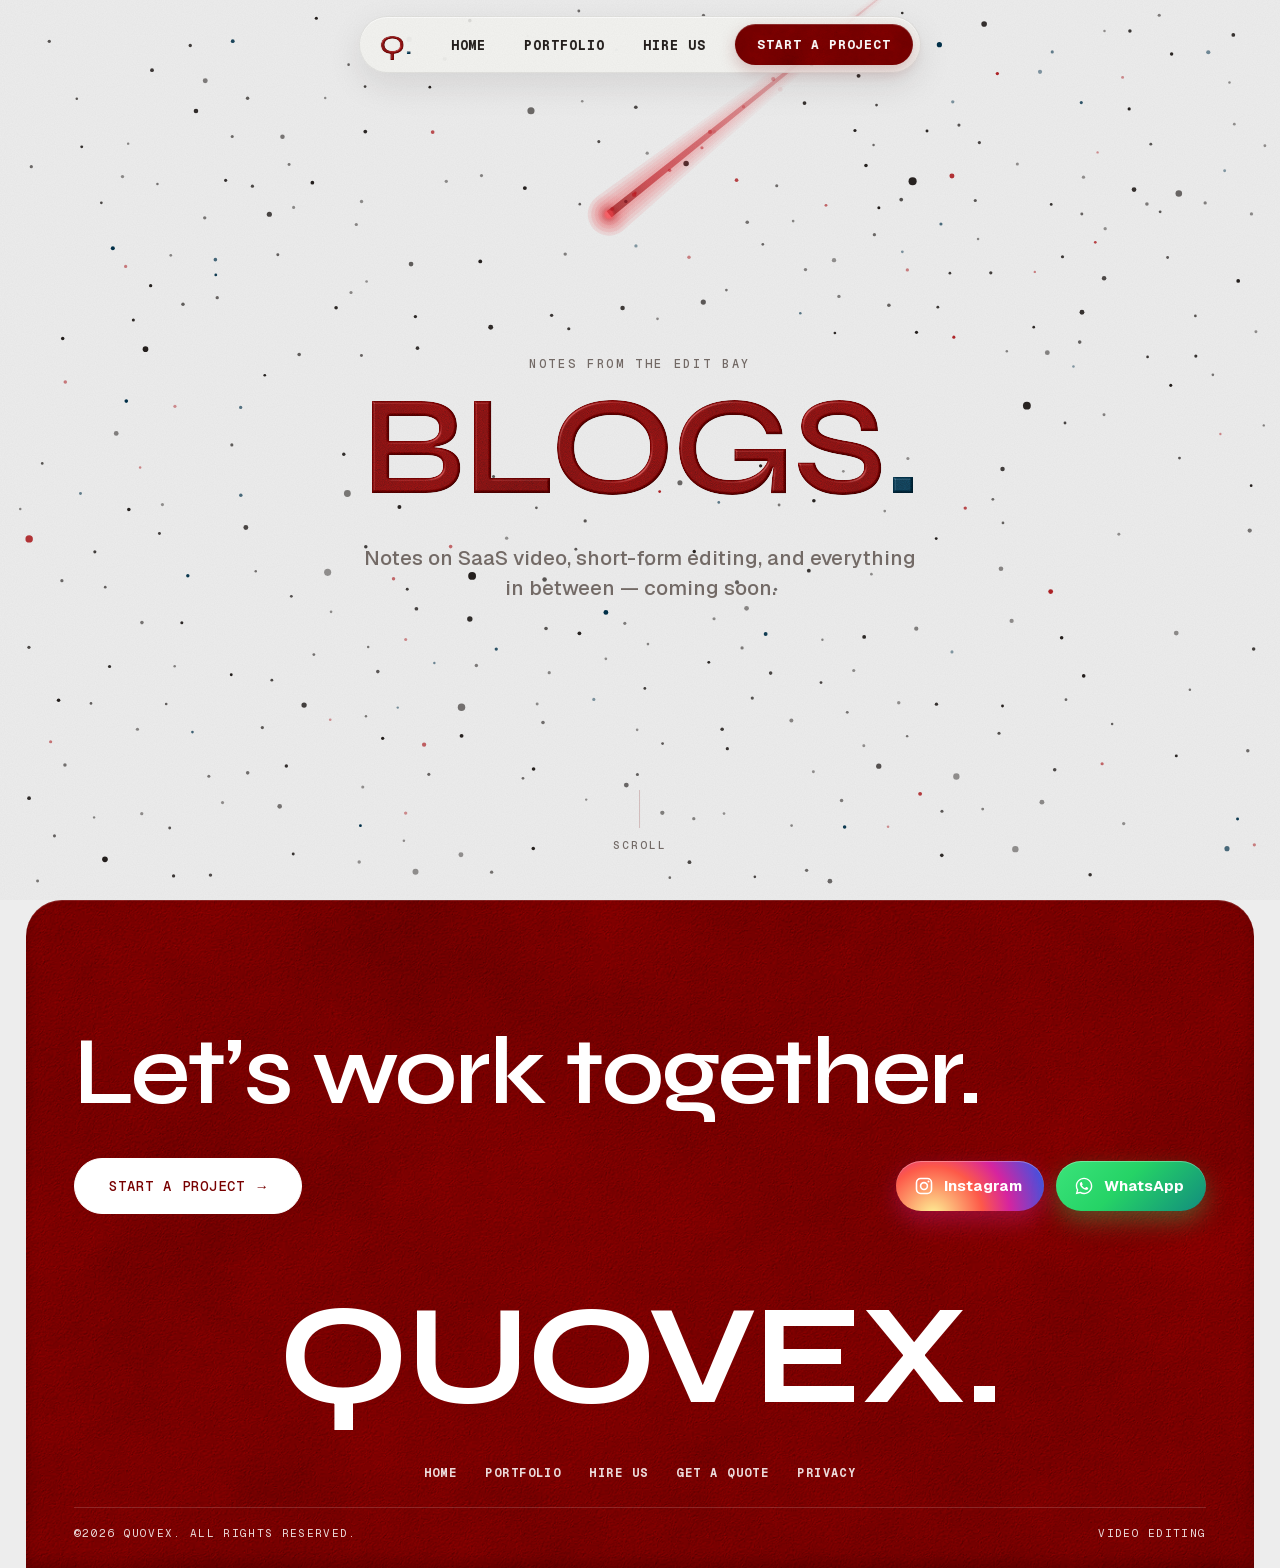
<file: 1 - site files (upload first)/blog.html>
<!DOCTYPE html>
<html lang="en">
<head>
<meta charset="utf-8"/>
<title>QUOVEX | Blog</title>
<meta name="robots" content="noindex"/>
<meta name="description" content="Notes on SaaS video, short-form editing, and everything in between — from the QUOVEX team."/>
<meta property="og:title" content="QUOVEX | Blog"/>
<meta property="og:description" content="Notes on SaaS video, short-form editing, and everything in between — from the QUOVEX team."/>
<meta property="og:image" content="assets/og-quovex.jpg"/>
<meta property="og:image:width" content="1200"/>
<meta property="og:image:height" content="630"/>
<meta property="og:site_name" content="QUOVEX"/>
<meta name="twitter:card" content="summary_large_image"/>
<meta name="theme-color" content="#780000"/>
<meta property="og:type" content="website"/>
<meta name="viewport" content="width=device-width, initial-scale=1"/>
<link href="blog.html" rel="canonical"/>
<link href="assets/favicon-logo.png" rel="icon" type="image/png"/>
<link href="assets/apple-touch-icon.png" rel="apple-touch-icon"/>
<link href="site.webmanifest" rel="manifest"/>
<link rel="preload" href="assets/fonts/geist-latin-98bbbc.woff2" as="font" type="font/woff2" crossorigin/>
<link rel="preload" href="assets/fonts/syne-latin-c37e2f.woff2" as="font" type="font/woff2" crossorigin/>
<link rel="preload" href="assets/fonts/geist-mono-latin-013b2f.woff2" as="font" type="font/woff2" crossorigin/>
<link href="assets/site.css?v=54" rel="stylesheet"/>

<style>
/* ---- blog-page-only overrides (kept out of the shared stylesheet on purpose) ---- */

.blog-hero{
  min-height:100vh;
  display:flex;flex-direction:column;align-items:center;justify-content:center;
  text-align:center;position:relative;overflow:hidden;
  padding:150px clamp(20px,4vw,48px) 90px;
}
.blog-title,.blog-sub{position:relative;z-index:1}
.blog-title{
  color:var(--red);
  font-weight:650;
  font-size:clamp(50px,11vw,170px);
  line-height:1;
}
.blog-sub{
  margin-top:24px;
  color:var(--text-soft);
  max-width:560px;
  font-size:clamp(17px,1.6vw,21px);
  line-height:1.5;
  font-weight:500;
}
.blog-hero .scroll-cue{bottom:48px}
</style>
</head>
<body>

<div class="cx-wrap" id="cxWrap" aria-hidden="true"></div>

<nav class="nav" aria-label="Main">
  <a href="index.html" class="nav-logo" aria-label="QUOVEX home"><span class="q-half">Q</span><span class="brand-dot">.</span></a>
  <div class="nav-links">
    <span class="nav-pill" aria-hidden="true"></span>
    <a href="index.html"><span class="nl-full">Home</span><span class="nl-short">Home</span></a>
    <a href="work.html"><span class="nl-full">Portfolio</span><span class="nl-short">Work</span></a>
    <a href="book.html"><span class="nl-full">Hire us</span><span class="nl-short">Hire us</span></a>
  </div>
  <a href="book.html#quote" data-contact="booking" class="nav-cta">Start a project</a>
  <button class="menu-btn" id="menuBtn" aria-expanded="false" aria-controls="mobileMenu" aria-label="Open menu"><svg viewBox="0 0 24 24" aria-hidden="true"><path d="M12 5v14M5 12h14" fill="none" stroke="currentColor" stroke-width="2" stroke-linecap="round"/></svg></button>
</nav>

<div class="mobile-menu" id="mobileMenu" aria-hidden="true">
  <p class="mm-kicker">Shortcuts</p>
  <nav class="mm-shortcuts" aria-label="Shortcuts">
    <a href="book.html#quote" class="mm-tile is-primary"><span class="mm-ico" aria-hidden="true"><svg viewBox="0 0 24 24"><path d="M4 20h4L19 9a2.8 2.8 0 0 0-4-4L4 16v4z" fill="none" stroke="currentColor" stroke-width="1.9" stroke-linejoin="round"/><path d="M13.5 6.5l4 4" fill="none" stroke="currentColor" stroke-width="1.9"/></svg></span><span class="mm-text"><span class="mm-title">Get a quote</span><span class="mm-sub">Tell us about your video</span></span><span class="mm-go" aria-hidden="true">&rarr;</span></a>
    <a href="book.html#packages" class="mm-tile"><span class="mm-ico" aria-hidden="true"><svg viewBox="0 0 24 24"><path d="M12 3l8 4.5v9L12 21l-8-4.5v-9L12 3z" fill="none" stroke="currentColor" stroke-width="1.9" stroke-linejoin="round"/><path d="M4 7.5l8 4.5 8-4.5M12 12v9" fill="none" stroke="currentColor" stroke-width="1.9" stroke-linejoin="round"/></svg></span><span class="mm-text"><span class="mm-title">Packages</span><span class="mm-sub">What we make for you</span></span><span class="mm-go" aria-hidden="true">&rarr;</span></a>
    <a href="rate.html" class="mm-tile"><span class="mm-ico" aria-hidden="true"><svg viewBox="0 0 24 24"><path d="M12 3.5l2.6 5.3 5.9.9-4.3 4.1 1 5.8L12 16.9l-5.2 2.7 1-5.8-4.3-4.1 5.9-.9L12 3.5z" fill="none" stroke="currentColor" stroke-width="1.9" stroke-linejoin="round"/></svg></span><span class="mm-text"><span class="mm-title">Rate us</span><span class="mm-sub">Tell us how we did</span></span><span class="mm-go" aria-hidden="true">&rarr;</span></a>
  </nav>
  <div class="mm-actions">
    <div class="mm-socials">
      <a href="#" data-contact="instagram" class="social-icon" aria-label="QUOVEX on Instagram" hidden><svg viewBox="0 0 24 24" aria-hidden="true"><rect x="3" y="3" width="18" height="18" rx="5" fill="none" stroke="currentColor" stroke-width="1.9"/><circle cx="12" cy="12" r="4.1" fill="none" stroke="currentColor" stroke-width="1.9"/><circle cx="17.4" cy="6.6" r="1.25" fill="currentColor"/></svg><span class="social-label">Instagram</span></a>
      <a href="#" data-contact="whatsapp" class="social-icon" aria-label="Message QUOVEX on WhatsApp" hidden><svg viewBox="0 0 24 24" aria-hidden="true"><path fill="currentColor" d="M12.04 2C6.58 2 2.13 6.45 2.13 11.91c0 1.75.46 3.45 1.32 4.95L2.05 22l5.25-1.38a9.9 9.9 0 0 0 4.74 1.21c5.46 0 9.91-4.45 9.91-9.91C21.95 6.45 17.5 2 12.04 2zm0 18.15c-1.48 0-2.93-.4-4.2-1.15l-.3-.18-3.12.82.83-3.04-.2-.31a8.2 8.2 0 0 1-1.26-4.38c0-4.54 3.7-8.24 8.25-8.24 4.54 0 8.24 3.7 8.24 8.24 0 4.55-3.7 8.24-8.24 8.24zm4.52-6.16c-.25-.12-1.47-.72-1.69-.81-.23-.08-.39-.12-.56.13-.16.25-.64.81-.78.97-.14.17-.29.19-.54.06-.25-.12-1.05-.39-1.99-1.23-.74-.66-1.23-1.47-1.38-1.72-.14-.25-.02-.38.11-.51.11-.11.25-.29.37-.43.13-.14.17-.25.25-.41.08-.17.04-.31-.02-.43-.06-.12-.56-1.34-.76-1.84-.2-.48-.41-.42-.56-.43h-.48c-.17 0-.43.06-.66.31-.22.25-.86.85-.86 2.07 0 1.22.89 2.4 1.01 2.56.12.17 1.75 2.67 4.23 3.74.59.26 1.05.41 1.41.52.59.19 1.13.16 1.56.1.48-.07 1.47-.6 1.67-1.18.21-.58.21-1.07.14-1.18-.06-.1-.22-.16-.47-.28z"/></svg><span class="social-label">WhatsApp</span></a>
      <a href="#" data-contact="email" hidden>Email</a>
    </div>
  </div>
</div>

<section class="blog-hero" id="blogHero">
  <div class="hero-star-field" aria-hidden="true"></div>
  <p class="hero-kicker">Notes from the edit bay</p>
  <h1 class="blog-title">BLOGS<span class="brand-dot">.</span></h1>
  <p class="blog-sub">Notes on SaaS video, short-form editing, and everything in between — coming soon.</p>

  <div class="scroll-cue" aria-hidden="true">
    <span class="scroll-cue-track"><span class="scroll-cue-dot"></span></span>
    <span class="scroll-cue-label">Scroll</span>
  </div>
</section>

<footer id="footer" class="footer">
  <h2 class="headline reveal">Let&rsquo;s work together.</h2>

  <div class="footer-actions">
    <div class="footer-btns">
      <a href="book.html#quote" data-contact="booking" class="btn btn-filled">Start a project <span class="arrow">→</span></a>
      <a href="#" data-contact="email" class="btn btn-outline" hidden>Email us</a>
    </div>
    <div class="footer-socials">
      <a href="#" data-contact="instagram" class="social-icon" aria-label="QUOVEX on Instagram" hidden><svg viewBox="0 0 24 24" aria-hidden="true"><rect x="3" y="3" width="18" height="18" rx="5" fill="none" stroke="currentColor" stroke-width="1.9"/><circle cx="12" cy="12" r="4.1" fill="none" stroke="currentColor" stroke-width="1.9"/><circle cx="17.4" cy="6.6" r="1.25" fill="currentColor"/></svg><span class="social-label">Instagram</span></a>
      <a href="#" data-contact="whatsapp" class="social-icon" aria-label="Message QUOVEX on WhatsApp" hidden><svg viewBox="0 0 24 24" aria-hidden="true"><path fill="currentColor" d="M12.04 2C6.58 2 2.13 6.45 2.13 11.91c0 1.75.46 3.45 1.32 4.95L2.05 22l5.25-1.38a9.9 9.9 0 0 0 4.74 1.21c5.46 0 9.91-4.45 9.91-9.91C21.95 6.45 17.5 2 12.04 2zm0 18.15c-1.48 0-2.93-.4-4.2-1.15l-.3-.18-3.12.82.83-3.04-.2-.31a8.2 8.2 0 0 1-1.26-4.38c0-4.54 3.7-8.24 8.25-8.24 4.54 0 8.24 3.7 8.24 8.24 0 4.55-3.7 8.24-8.24 8.24zm4.52-6.16c-.25-.12-1.47-.72-1.69-.81-.23-.08-.39-.12-.56.13-.16.25-.64.81-.78.97-.14.17-.29.19-.54.06-.25-.12-1.05-.39-1.99-1.23-.74-.66-1.23-1.47-1.38-1.72-.14-.25-.02-.38.11-.51.11-.11.25-.29.37-.43.13-.14.17-.25.25-.41.08-.17.04-.31-.02-.43-.06-.12-.56-1.34-.76-1.84-.2-.48-.41-.42-.56-.43h-.48c-.17 0-.43.06-.66.31-.22.25-.86.85-.86 2.07 0 1.22.89 2.4 1.01 2.56.12.17 1.75 2.67 4.23 3.74.59.26 1.05.41 1.41.52.59.19 1.13.16 1.56.1.48-.07 1.47-.6 1.67-1.18.21-.58.21-1.07.14-1.18-.06-.1-.22-.16-.47-.28z"/></svg><span class="social-label">WhatsApp</span></a>
    </div>
  </div>

  <h2 class="footer-logo">QUOVEX<span class="brand-dot">.</span></h2>

  <nav class="footer-links" aria-label="Footer">
    <a href="index.html">Home</a>
    <a href="work.html">Portfolio</a>
    <a href="book.html">Hire us</a>
    <a href="book.html#quote">Get a quote</a>
    <a href="privacy.html">Privacy</a>
  </nav>

  <div class="footer-credits">
    <span>&copy;2026 QUOVEX. All rights reserved.</span>
    <span>Video editing</span>
  </div>
</footer>

<a class="whatsapp-float" href="#" data-contact="whatsapp" aria-label="Chat on WhatsApp" hidden>
  <svg viewBox="0 0 448 512" xmlns="http://www.w3.org/2000/svg"><path d="M380.9 97.1C339 55.1 283.2 32 223.9 32c-122.4 0-222 99.6-222 222 0 39.1 10.2 77.3 29.6 111L0 480l117.7-30.9c32.4 17.7 68.9 27 106.1 27h.1c122.3 0 224.1-99.6 224.1-222 0-59.3-25.2-115-67.1-157zm-157 341.6c-33.2 0-65.7-8.9-94-25.7l-6.7-4-69.8 18.3L72 359.2l-4.4-7c-18.5-29.4-28.2-63.3-28.2-98.2 0-101.7 82.8-184.5 184.6-184.5 49.3 0 95.6 19.2 130.4 54.1 34.8 34.9 56.2 81.2 56.1 130.5 0 101.8-84.9 184.6-186.6 184.6zm101.2-138.2c-5.5-2.8-32.8-16.2-37.9-18-5.1-1.9-8.8-2.8-12.5 2.8-3.7 5.6-14.3 18-17.6 21.8-3.2 3.7-6.5 4.2-12 1.4-32.6-16.3-54-29.1-75.5-66-5.7-9.8 5.7-9.1 16.3-30.3 1.8-3.7.9-6.9-.5-9.7-1.4-2.8-12.5-30.1-17.1-41.2-4.5-10.8-9.1-9.3-12.5-9.5-3.2-.2-6.9-.2-10.6-.2-3.7 0-9.7 1.4-14.8 6.9-5.1 5.6-19.4 19-19.4 46.3 0 27.3 19.9 53.7 22.6 57.4 2.8 3.7 39.1 59.7 94.8 83.8 35.2 15.2 49 16.5 66.6 13.9 10.7-1.6 32.8-13.4 37.4-26.4 4.6-13 4.6-24.1 3.2-26.4-1.3-2.5-5-3.9-10.5-6.6z"/></svg>
</a>


<script src="assets/site.js?v=36"></script>
</body>
</html>
</file>
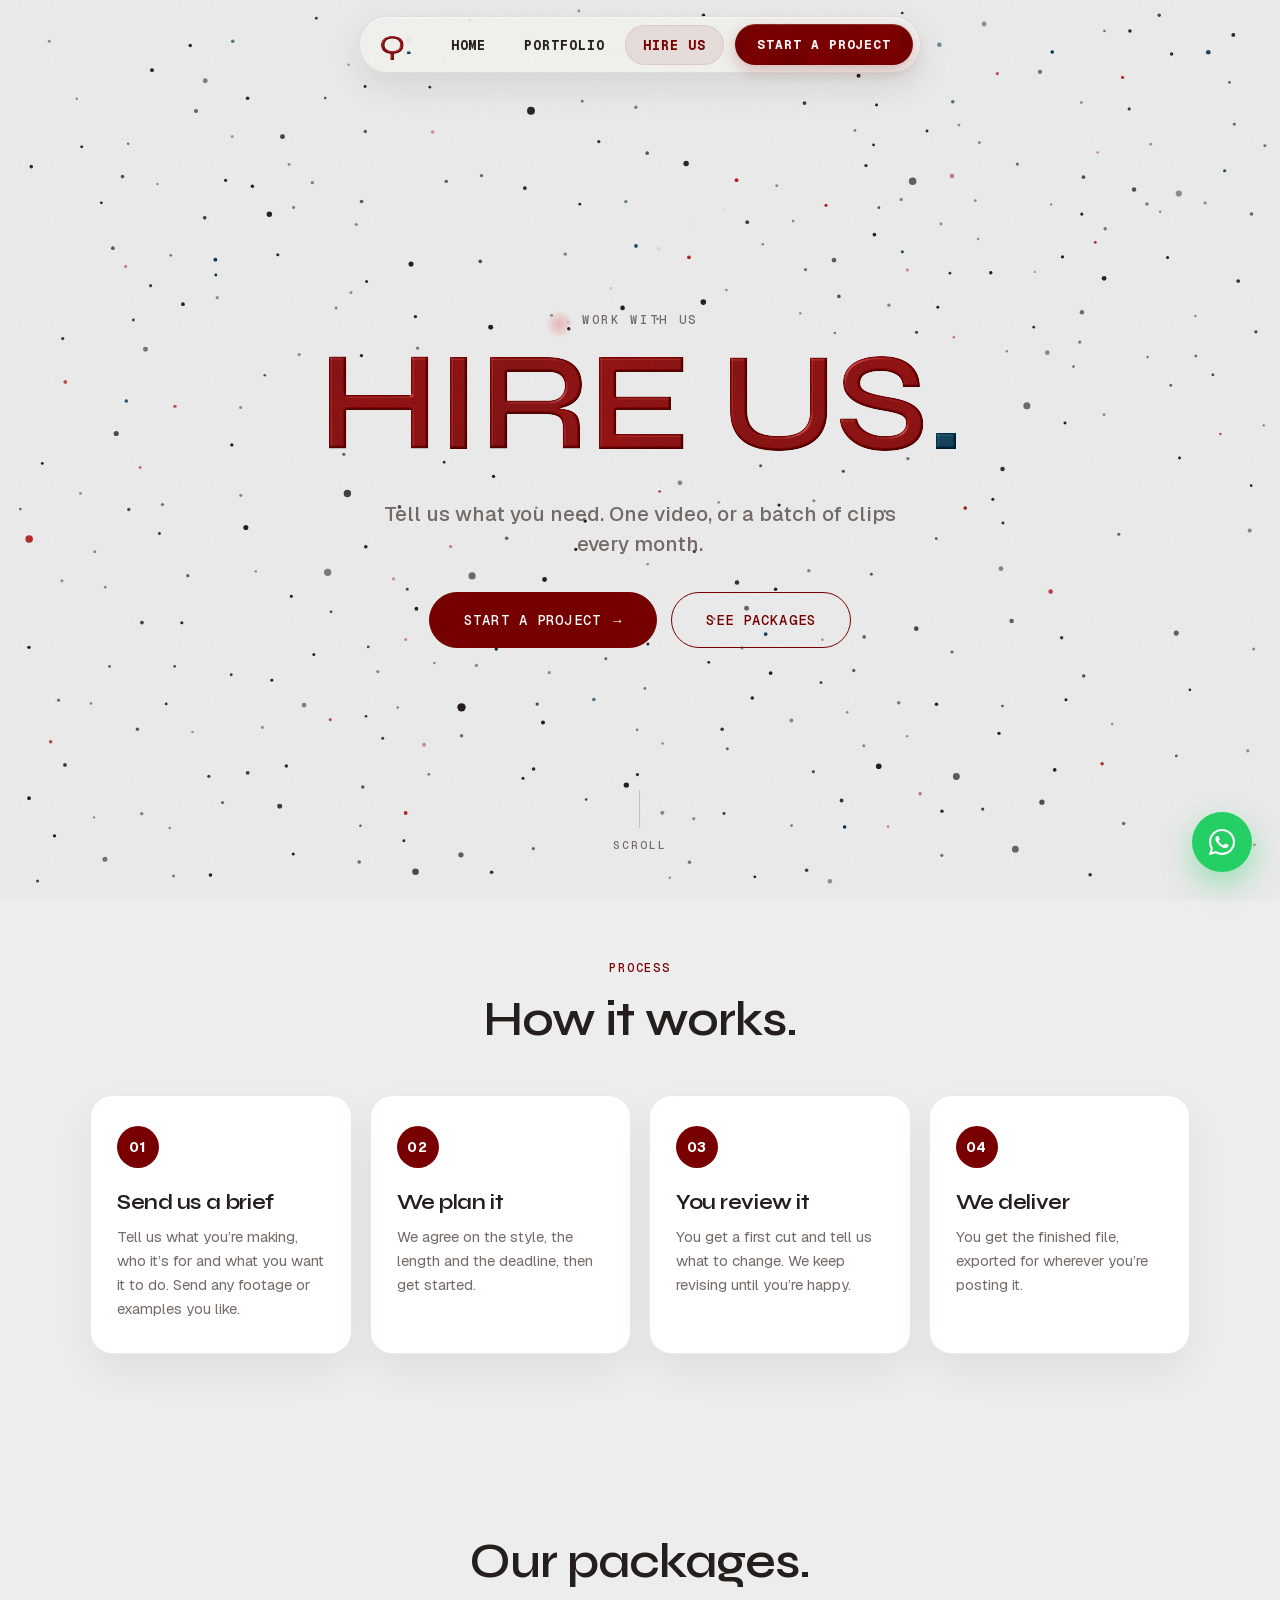
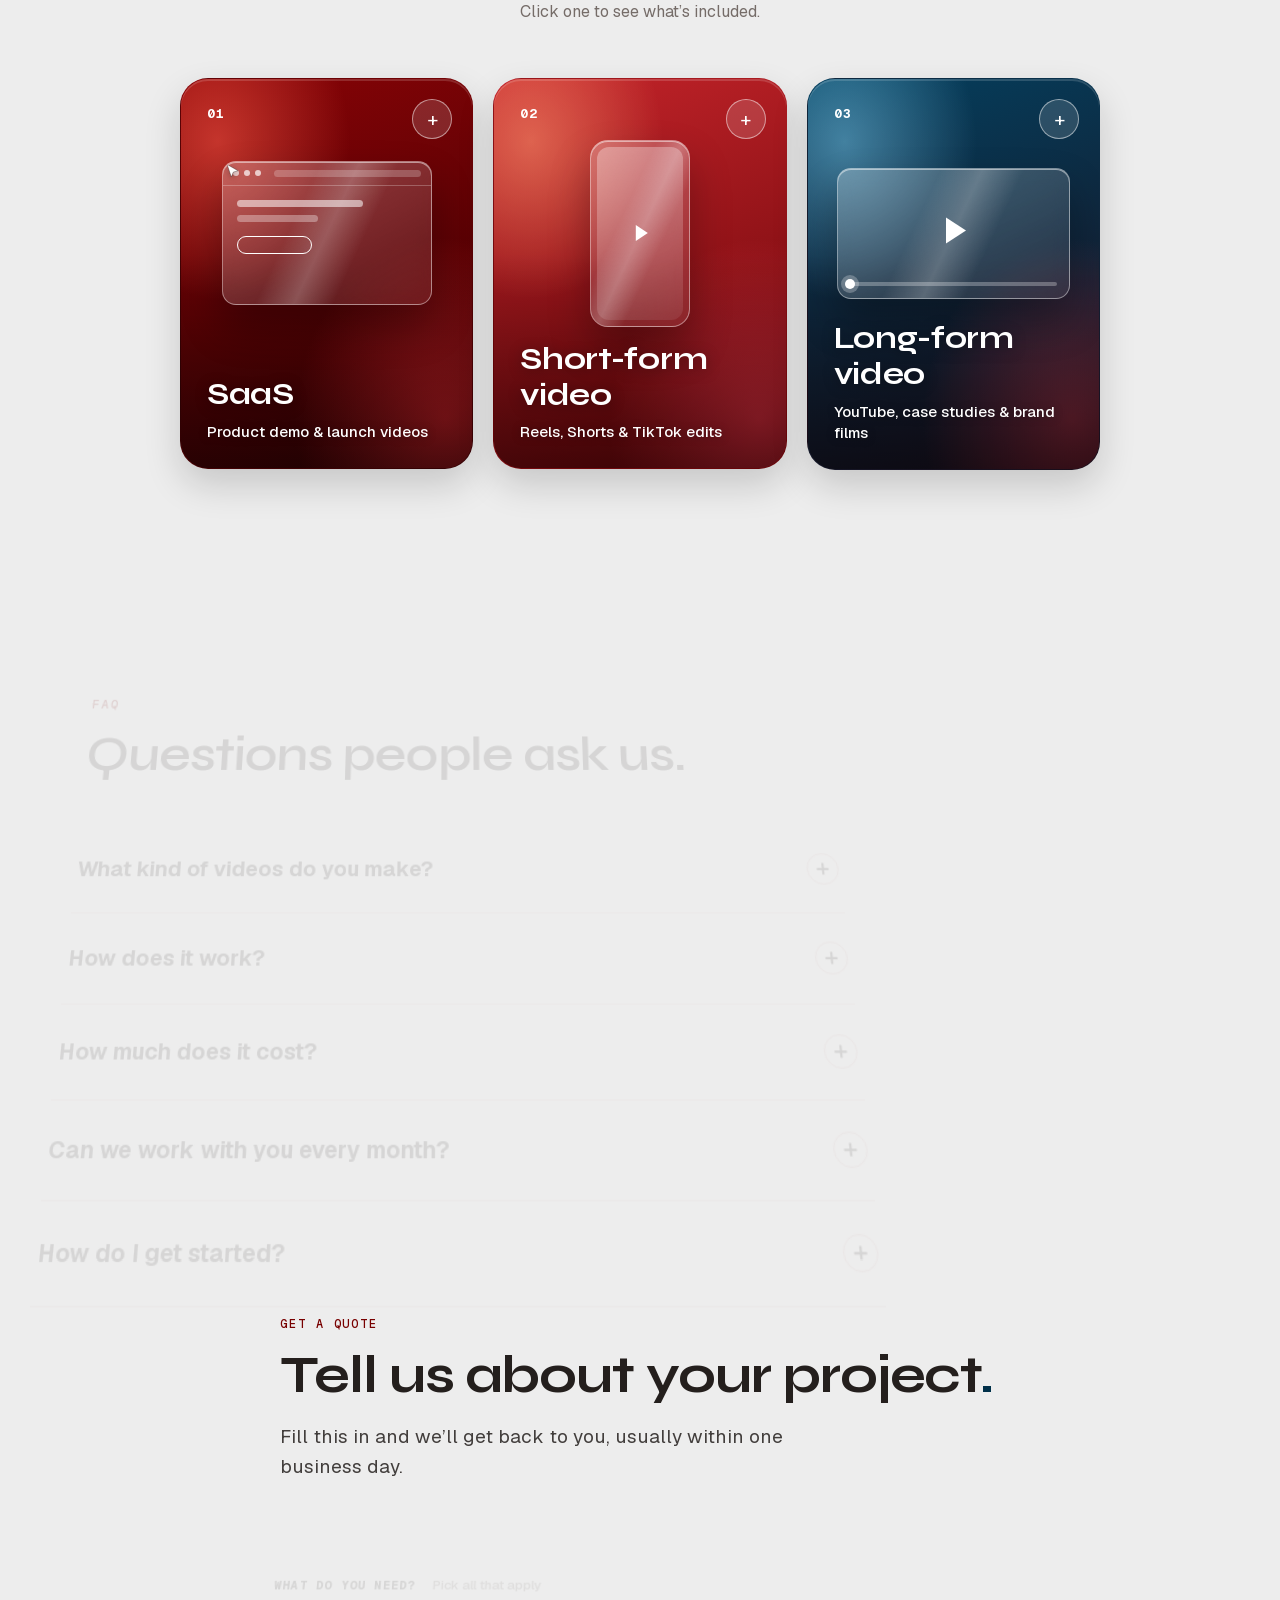
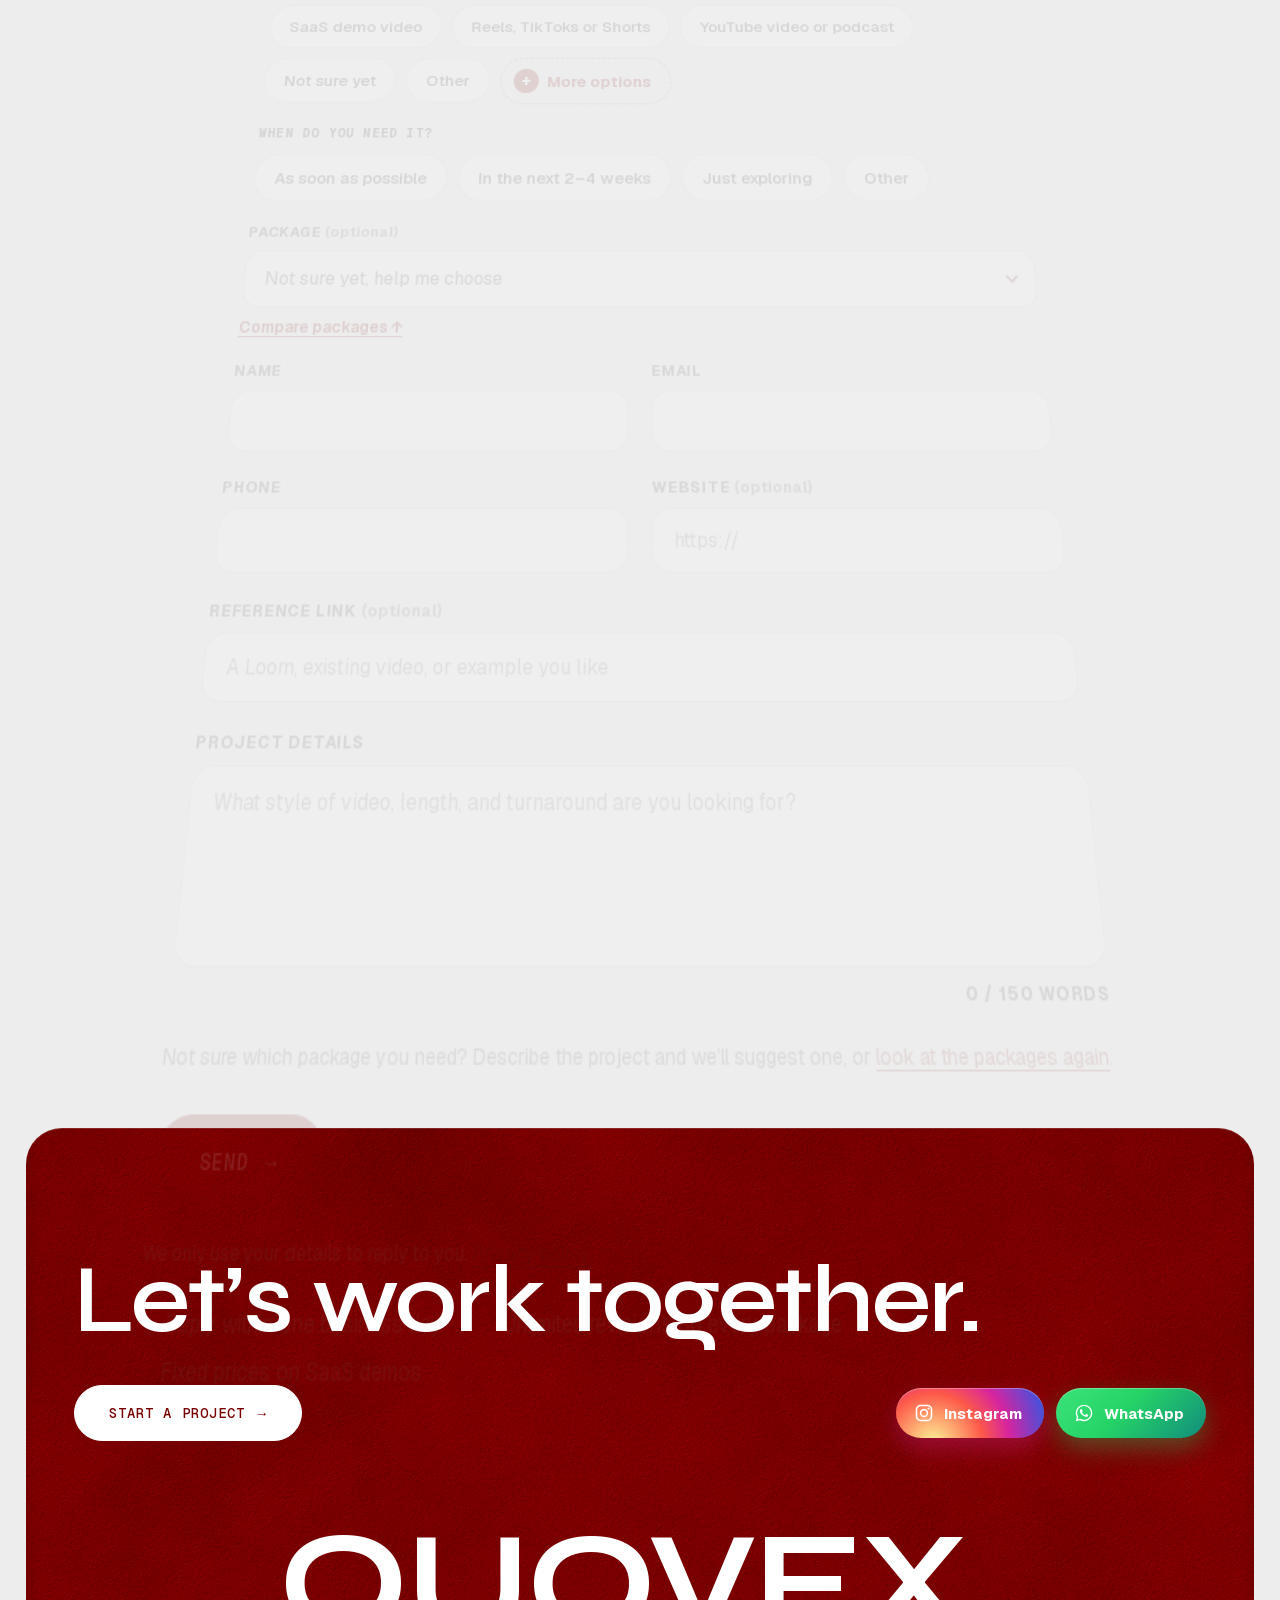
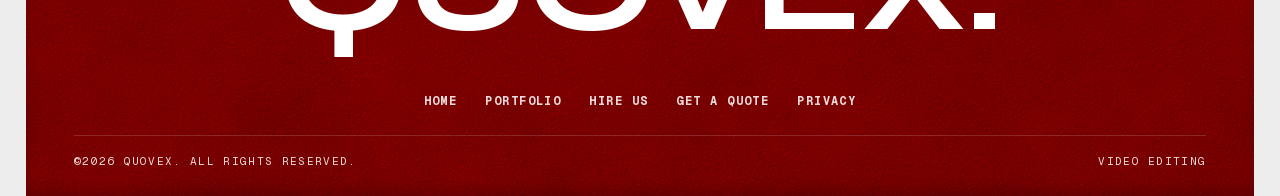
<file: 1 - site files (upload first)/book.html>
<!DOCTYPE html>
<html lang="en">
<head>
<meta charset="utf-8"/>
<title>QUOVEX | Hire Us</title>
<meta name="description" content="Hire QUOVEX for SaaS videos, short-form edits and YouTube videos."/>
<meta property="og:title" content="QUOVEX | Hire Us"/>
<meta property="og:description" content="Hire QUOVEX for SaaS videos, short-form edits and YouTube videos."/>
<meta property="og:image" content="assets/og-quovex.jpg"/>
<meta property="og:image:width" content="1200"/>
<meta property="og:image:height" content="630"/>
<meta property="og:site_name" content="QUOVEX"/>
<meta name="twitter:card" content="summary_large_image"/>
<meta name="theme-color" content="#780000"/>
<meta property="og:type" content="website"/>
<meta name="viewport" content="width=device-width, initial-scale=1"/>
<link href="book.html" rel="canonical"/>
<link href="assets/favicon-logo.png" rel="icon" type="image/png"/>
<link href="assets/apple-touch-icon.png" rel="apple-touch-icon"/>
<link href="site.webmanifest" rel="manifest"/>
<link rel="preload" href="assets/fonts/geist-latin-98bbbc.woff2" as="font" type="font/woff2" crossorigin/>
<link rel="preload" href="assets/fonts/syne-latin-c37e2f.woff2" as="font" type="font/woff2" crossorigin/>
<link rel="preload" href="assets/fonts/geist-mono-latin-013b2f.woff2" as="font" type="font/woff2" crossorigin/>
<link href="assets/site.css?v=54" rel="stylesheet"/>
<style>
/* ---- hire-us-page-only overrides (kept out of the shared stylesheet on purpose) ---- */

.hire-hero{
  min-height:100vh;
  display:flex;flex-direction:column;align-items:center;justify-content:center;
  text-align:center;position:relative;
  padding:150px clamp(20px,4vw,48px) 90px;
  overflow:hidden;
}
.hire-title,.hire-sub,.hire-hero-cta{position:relative;z-index:1}
.hire-title{
  color:var(--red);
  font-weight:650;
  font-size:clamp(50px,11vw,170px);
  line-height:1;
}
.hire-sub{
  margin-top:24px;
  color:var(--text-soft);
  max-width:560px;
  font-size:clamp(17px,1.6vw,21px);
  line-height:1.5;
  font-weight:500;
}
.hire-hero-cta{
  margin-top:32px;
  display:flex;align-items:center;justify-content:center;gap:14px;flex-wrap:wrap;
}
.hire-hero .scroll-cue{bottom:48px;z-index:1}

/* ---- Our Process: all four steps side by side (two by two on tablets,
   stacked on phones), numbered, so the whole path from brief to delivery
   reads at a glance. ---- */
.process-section{padding:60px clamp(20px,4vw,48px) 100px;display:flex;flex-direction:column;align-items:center}
.process-head{max-width:100%;margin-bottom:48px;text-align:center}
.process-head h2{font-size:clamp(30px,4.4vw,48px);font-weight:600;line-height:1.15;color:var(--text)}
.process-grid{
  width:100%;max-width:1100px;
  display:grid;grid-template-columns:repeat(4,1fr);gap:18px;
  counter-reset:step;
}
.process-card{
  min-width:0;
  position:relative;
  padding:30px 26px 32px;border-radius:22px;
  background:var(--white);border:1px solid rgba(120,0,0,.1);
  box-shadow:0 18px 40px rgba(0,0,0,.06);
  transition:transform .3s cubic-bezier(.16,1,.3,1),box-shadow .3s ease;
}
.process-step-num{
  display:inline-flex;align-items:center;justify-content:center;
  width:42px;height:42px;border-radius:50%;
  background:var(--red);color:var(--white);
  font-size:14px;font-weight:700;letter-spacing:.04em;
  margin-bottom:22px;
}
.process-card h3{font-size:21px;font-weight:650;color:var(--text);margin-bottom:10px}
.process-card p{font-size:15px;line-height:1.6;color:var(--text-soft)}
@media (max-width:980px){
  .process-grid{grid-template-columns:repeat(2,1fr)}
}
@media (max-width:560px){
  .process-grid{grid-template-columns:1fr}
}

/* ---- packages: vertical cards, click one to expand into a fullscreen
   window that keeps that same card's animated gradient (via the same
   --bar-a/--bar-b custom properties, just reused on .package-modal--*
   too) instead of dropping into a flat white takeover — then shows
   that package's 3 pricing tiers as glass cards over the gradient. ---- */
.packages-section{padding:80px clamp(20px,4vw,48px) 140px}
.packages-head{max-width:100%;margin:0 auto 56px;text-align:center}
.packages-sub{margin-top:12px;color:var(--text-soft);font-size:16px}
.packages-head h2{font-size:clamp(30px,4.4vw,48px);font-weight:600;line-height:1.15;color:var(--text)}

.packages-list{
  display:grid;grid-template-columns:repeat(3,minmax(0,1fr));gap:20px;
  max-width:920px;margin:0 auto;
  perspective:1000px;
}
@keyframes pillGradientShift{
  0%{background-position:0% 50%}
  50%{background-position:100% 50%}
  100%{background-position:0% 50%}
}
.package-bar{
  --dur:10s;
  position:relative;overflow:hidden;
  display:flex;flex-direction:column;justify-content:space-between;
  aspect-ratio:3/4;width:100%;
  padding:26px;
  border:1px solid transparent;border-radius:28px;
  background-image:linear-gradient(160deg,var(--bar-a) 0%,var(--bar-b) 50%,var(--bar-a) 100%);
  background-size:220% 220%;
  animation:pillGradientShift var(--dur) ease-in-out infinite;
  color:var(--white);cursor:pointer;font-family:inherit;text-align:left;
  box-shadow:0 16px 36px rgba(0,0,0,.16),0 2px 0 rgba(255,255,255,.15) inset;
  transition:box-shadow .2s ease;
}
.package-bar:hover{box-shadow:0 26px 54px rgba(0,0,0,.26),0 2px 0 rgba(255,255,255,.2) inset}
.package-bar--saas{--bar-a:var(--red);--bar-b:#3e0204;--dur:9s}
.package-bar--short{--bar-a:var(--red-bright);--bar-b:var(--red);--dur:11s}
.package-bar--long{--bar-a:#5a0a0e;--bar-b:var(--ink);--dur:10s}
.package-bar-plus{
  position:absolute;top:20px;right:20px;z-index:1;
  width:40px;height:40px;border-radius:50%;flex:none;
  border:1px solid rgba(255,255,255,.5);background:rgba(255,255,255,.14);
  display:flex;align-items:center;justify-content:center;
  color:var(--white);font-size:19px;
  transition:background-color .2s ease,color .2s ease,transform .3s ease;
}
.package-bar:hover .package-bar-plus{background:var(--white);color:var(--red);transform:rotate(90deg)}
.package-bar-index{position:relative;z-index:1;font-size:14px;opacity:.8;color:var(--white)}
.package-bar-text{position:relative;z-index:1}
.package-bar-name{display:block;font-size:clamp(21px,2.2vw,26px);font-weight:650;color:var(--white);line-height:1.15}
.package-bar-meta{display:block;margin-top:8px;font-size:14px;line-height:1.4;opacity:.85;color:var(--white)}
/* three cards stay in one row down to tablet width, then stack (a 2-up
   grid would leave the third card alone and off-centre) */
@media (max-width:700px){
  .packages-list{grid-template-columns:1fr;max-width:520px}
  .package-bar{aspect-ratio:16/10}
}
@media (prefers-reduced-motion:reduce){
  .package-bar{animation:none}
}

/* fullscreen package window */
/* Same gradient definition, same background-size, same keyframe and
   --dur as the .package-bar it belongs to, all started at page load —
   since neither element's animation is ever paused (visibility:hidden
   doesn't pause CSS animations, only display:none does), the modal's
   gradient never drifts out of phase with its card's. So the instant
   it appears, the colors are exactly where the card left off — no
   jump. Opening/closing transform is handled entirely in JS (a FLIP:
   grow from the clicked card's own screen position/size up to
   fullscreen); closing clears that inline state with no transition at
   all, so it just vanishes instead of animating back down. */
.package-modal{
  position:fixed;inset:0;z-index:500;
  overflow:hidden;
  background-image:linear-gradient(160deg,var(--bar-a) 0%,var(--bar-b) 50%,var(--bar-a) 100%);
  background-size:220% 220%;
  animation:pillGradientShift var(--dur) ease-in-out infinite;
  color:var(--white);
  /* the gradient animates through lighter stretches (most visibly on
     --long, which swings through --sky) and the tier cards lighten it
     further with a translucent white glass panel — this shadow is
     inherited by every piece of white text in here and keeps it legible
     through the whole cycle without darkening the gradient itself */
  text-shadow:0 1px 6px rgba(0,0,0,.2);
  opacity:0;visibility:hidden;pointer-events:none;
}
.package-modal.is-open{
  opacity:1;visibility:visible;pointer-events:auto;
}
.package-modal--saas{--bar-a:var(--red);--bar-b:#3e0204;--dur:9s}
.package-modal--short{--bar-a:var(--red-bright);--bar-b:var(--red);--dur:11s}
.package-modal--long{--bar-a:#5a0a0e;--bar-b:var(--ink);--dur:10s}
@media (prefers-reduced-motion:reduce){
  .package-modal{animation:none}
}
body.modal-open{overflow:hidden}
/* the content (and the ✕) stay hidden — blurred, not just transparent,
   matching the same blur-reveal the rest of the site uses for .reveal —
   while the modal is mid-FLIP, and only come into focus once it's
   mostly settled into its final shape. The card's aspect ratio is
   nowhere near the fullscreen one, so a non-uniform scale from one to
   the other visibly warps anything inside it; hiding the content during
   that stretch and blurring it in afterwards is what actually reads as
   smooth. Class-toggled (not JS-timed) so opening picks up the delayed,
   eased-in transition and closing picks up the quick, immediate one for
   free — both use the same fast-then-slow curve as the shape itself,
   not a plain linear/ease fade. */
.package-modal-scroll,.package-modal-close{
  opacity:0;
  filter:blur(14px);
  transition:opacity .25s var(--ease),filter .25s var(--ease);
}
.package-modal.is-content-visible .package-modal-scroll,
.package-modal.is-content-visible .package-modal-close{
  opacity:1;
  filter:blur(0);
  transition:opacity .45s var(--ease) .22s,filter .45s var(--ease) .22s;
}
.package-modal-scroll{position:absolute;inset:0;overflow-y:auto;-webkit-overflow-scrolling:touch}
.package-modal-inner{max-width:1180px;margin:0 auto;padding:110px clamp(20px,4vw,48px) 130px}
.package-modal-eyebrow{opacity:.75;color:var(--white)}
.package-modal-inner h2{
  font-size:clamp(40px,7vw,64px);font-weight:700;margin-top:16px;
  color:var(--white);
}
.package-modal-lead{margin-top:20px;font-size:clamp(17px,1.8vw,21px);line-height:1.6;opacity:.92;max-width:640px;color:var(--white)}
.package-modal-close{
  position:fixed;top:24px;right:24px;z-index:510;
  width:46px;height:46px;border-radius:50%;
  border:1px solid rgba(255,255,255,.35);background:rgba(255,255,255,.14);
  color:var(--white);font-size:20px;cursor:pointer;line-height:1;
  display:flex;align-items:center;justify-content:center;
  box-shadow:0 8px 24px rgba(0,0,0,.18);
  backdrop-filter:blur(8px);-webkit-backdrop-filter:blur(8px);
  transition:background-color .2s ease,color .2s ease;
}
.package-modal-close:hover{background:var(--white);color:var(--red)}

/* three pricing tiers per package, as frosted-glass cards riding on top
   of the modal's own gradient — the middle tier is the one flagged
   .is-featured, tagged and lifted slightly so it reads as recommended
   without a separate section of copy explaining why */
/* Three tiers side by side by default. Click one and it takes the
   space of the other two — which collapse to a thin rail each, so
   however many sit on a side (1 or 2), that many thin lines show
   there; no separate counter needed, the count IS the number of rails.
   Clicking the focused tier's own name collapses it back to the even
   3-up view (clicking elsewhere in it — a feature, the CTA — doesn't,
   so reading/buying never accidentally closes it). Flex, not grid, so
   the width change itself can transition smoothly. */
.package-tiers{
  display:flex;gap:20px;
  margin-top:48px;
}
.package-tier{
  position:relative;
  display:flex;flex-direction:column;
  flex:1 1 0;min-width:0;
  /* extra top padding (same on every tier, not just the featured one, so
     all 3 stay aligned) makes room for .package-tier-tag — it used to
     hang above the card at top:-13px to overlap the border, but the
     overflow:hidden below (needed to clip content during the tier
     collapse/expand transition) was silently cropping it */
  padding:30px 28px 28px;border-radius:24px;
  background:rgba(255,255,255,.1);
  border:1px solid rgba(255,255,255,.22);
  backdrop-filter:blur(14px);-webkit-backdrop-filter:blur(14px);
  overflow:hidden;cursor:pointer;
  transition:flex-grow .5s var(--ease),flex-basis .5s var(--ease),padding-left .5s var(--ease),padding-right .5s var(--ease),background-color .25s ease;
}
.package-tier:hover{background:rgba(255,255,255,.15)}
.package-tier.is-featured{
  background:rgba(255,255,255,.16);
  border-color:rgba(255,255,255,.5);
  box-shadow:0 20px 44px rgba(0,0,0,.22);
}
.package-tiers.has-focus .package-tier{flex-grow:0;flex-basis:44px;padding-left:0;padding-right:0}
.package-tiers.has-focus .package-tier.is-focused{flex-grow:1;flex-basis:auto;padding-left:28px;padding-right:28px;cursor:default}

.package-tier-content{opacity:1;transition:opacity .2s ease}
.package-tiers.has-focus .package-tier:not(.is-focused) .package-tier-content{opacity:0;pointer-events:none}
/* a flex column filling the tier's full height, specifically so
   .package-tier-features's flex:1 below has an actual flex parent to
   grow inside — without this, that flex:1 was inert (its real parent
   was this plain block, not .package-tier itself) and an expanded tier
   with fewer features than the row's established height just left dead
   space under the CTA instead of the CTA sitting at the bottom.
   Desktop-only (matches the 760px breakpoint the expand/collapse
   interaction itself is gated behind): .package-tier's height only
   comes from anywhere but its own content — via align-items:stretch
   against its row siblings — in that side-by-side layout. Applying the
   same flex-basis:0/min-height:0 trick in the auto-height mobile stack
   collapses it instead of growing it, clipping the whole card down to
   just its name. */
@media (min-width:761px){
  .package-tier-content{display:flex;flex-direction:column;flex:1;min-height:0}
}

.package-tier-line{
  position:absolute;top:50%;left:50%;width:2px;height:56px;
  transform:translate(-50%,-50%);
  background:rgba(255,255,255,.4);border-radius:2px;
  opacity:0;transition:opacity .3s ease .12s;
}
.package-tiers.has-focus .package-tier:not(.is-focused) .package-tier-line{opacity:1}

/* only shown on the currently-focused tier — the explicit way back to
   all three side by side, on top of clicking the tier's own name */
.package-tier-close{
  position:absolute;top:16px;right:16px;z-index:2;
  width:32px;height:32px;border-radius:50%;flex:none;
  border:1px solid rgba(255,255,255,.35);background:rgba(255,255,255,.14);
  color:var(--white);font-size:16px;line-height:1;cursor:pointer;
  display:flex;align-items:center;justify-content:center;
  opacity:0;pointer-events:none;
  transition:opacity .2s ease,background-color .2s ease,color .2s ease;
}
.package-tier.is-focused .package-tier-close{opacity:1;pointer-events:auto}
.package-tier.is-focused .package-tier-tag{right:62px}
.package-tier-close:hover{background:var(--white);color:var(--red)}

.package-tier-tag{
  position:absolute;top:28px;right:26px;
  font-size:11px;font-weight:700;letter-spacing:.08em;text-transform:uppercase;
  padding:5px 12px;border-radius:100px;
  background:var(--white);color:var(--red);
}
.package-tier-name{
  display:inline-block;background:none;border:none;padding:0;margin:0;
  font-family:inherit;color:inherit;text-align:left;cursor:pointer;
  font-family:var(--font-display);font-size:22px;font-weight:650;letter-spacing:-.01em;
  transition:opacity .2s ease;
}
.package-tier-name:hover{opacity:.85}
.package-tier-price{display:flex;align-items:baseline;gap:8px;margin-top:18px}
.package-tier-price strong{font-family:var(--font-display);font-size:clamp(40px,4.4vw,52px);font-weight:700;line-height:1;letter-spacing:-.02em}
.package-tier-price span{font-size:15px;opacity:.9}
.package-tier-features{list-style:none;display:flex;flex-direction:column;gap:11px;margin:24px 0 26px;flex:1}
.package-tier-features li{font-size:15.5px;line-height:1.45;padding-left:26px;position:relative}
.package-tier-features li::before{
  content:'';position:absolute;left:2px;top:5px;width:10px;height:5px;
  border-left:2px solid var(--white);border-bottom:2px solid var(--white);transform:rotate(-45deg);
}
/* the extra points only a focused tier reveals — hidden in both the
   default 3-up view and on the two collapsed rails, so the shortlist
   is what you see until you actually pick a tier */
.package-tier-extra{display:none}
.package-tier.is-focused .package-tier-extra{display:list-item}
.package-tier-cta{
  display:flex;align-items:center;justify-content:center;gap:8px;
  padding:16px 22px;border-radius:100px;
  background:var(--white);color:var(--text);
  font-size:14px;font-weight:700;letter-spacing:.04em;text-transform:uppercase;
  transition:transform .2s ease;
}
.package-tier-cta:hover{transform:translateY(-2px)}
.package-tiers-note{margin-top:28px;font-size:15px;opacity:.85;color:var(--white);max-width:520px}
@media (max-width:760px){
  .package-tiers{flex-direction:column;max-width:520px;margin-left:auto;margin-right:auto;gap:16px}
  /* .package-tier's flex:1 1 0 (further up) is written for the desktop
     side-by-side row, where flex-basis:0 only affects width. Stacked
     here, the main axis flips to vertical, so that same flex-basis:0
     applied to *height* — combined with overflow:hidden resetting a
     flex item's automatic minimum size to 0 — let every tier collapse
     toward zero height instead of sizing to its content, clipping away
     everything but the name. flex:none restores natural content height. */
  .package-tier{cursor:default;flex:none}
  .package-tier-name{cursor:default}
  .package-tier-extra{display:list-item}
  .package-tier-line{display:none}
}

/* ---- FAQ: a plain accordion right before the form — answers the
   objections that would otherwise stop someone from filling it out ---- */
.faq-section{padding:40px clamp(20px,4vw,48px) 60px;display:flex;justify-content:center}
.faq-inner{width:100%;max-width:720px}
.faq-head{margin-bottom:44px}
.faq-head h2{font-size:clamp(30px,4.4vw,48px);font-weight:600;line-height:1.15;color:var(--text)}
.faq-item{border-bottom:1px solid rgba(120,0,0,.14)}
.faq-question{
  width:100%;display:flex;align-items:center;justify-content:space-between;gap:20px;
  padding:26px 2px;background:none;border:none;text-align:left;cursor:pointer;
  font-family:inherit;font-size:clamp(17px,2vw,20px);font-weight:650;color:var(--text);
  transition:color .2s ease;
}
.faq-item.is-open .faq-question{color:var(--red)}
.faq-icon{
  flex:none;width:30px;height:30px;border-radius:50%;position:relative;
  border:1px solid rgba(120,0,0,.22);
  transition:background-color .25s ease,border-color .25s ease,transform .25s ease;
}
.faq-icon::before,.faq-icon::after{
  content:'';position:absolute;left:50%;top:50%;background:currentColor;
  transform:translate(-50%,-50%);transition:transform .25s ease,opacity .25s ease;
}
.faq-icon::before{width:11px;height:1.5px}
.faq-icon::after{width:1.5px;height:11px}
.faq-item.is-open .faq-icon{background:var(--red);border-color:var(--red);color:var(--white)}
.faq-item.is-open .faq-icon::after{opacity:0;transform:translate(-50%,-50%) rotate(90deg)}
.faq-answer{
  max-height:0;overflow:hidden;
  transition:max-height .35s var(--ease);
}
.faq-answer p{padding:0 2px 26px;font-size:16px;line-height:1.65;color:var(--text-soft);max-width:600px}

/* ---- Get a Quote form ---- */
.quote-section{padding:60px clamp(20px,4vw,48px) 140px}
.quote-head{max-width:720px;margin:0 auto 48px}
.quote-title{
  font-size:clamp(38px,6vw,64px);font-weight:700;line-height:1.05;
  color:var(--text);
}
.quote-sub{margin-top:18px;font-size:clamp(16px,1.5vw,19px);line-height:1.6;opacity:.85;max-width:520px}

.quote-form{max-width:720px;margin:0 auto;display:flex;flex-direction:column;gap:20px}
.quote-row{display:grid;grid-template-columns:1fr 1fr;gap:20px}
.quote-field{display:flex;flex-direction:column;gap:8px}
.quote-field > span{
  font-size:13px;font-weight:700;letter-spacing:.06em;text-transform:uppercase;opacity:.85;
}
.quote-field > span em{font-style:normal;opacity:.7;text-transform:none;letter-spacing:0}
.quote-field input,
.quote-field textarea,
.quote-field select{
  font-family:inherit;font-size:16px;font-weight:400;color:var(--text);
  letter-spacing:normal;text-transform:none;
  padding:14px 18px;border-radius:16px;
  border:1px solid rgba(120,0,0,.18);background:var(--white);
  transition:border-color .2s ease,box-shadow .2s ease;
}
.quote-field textarea{resize:none;min-height:110px;font-family:inherit}
.quote-field-count{
  align-self:flex-end;
  font-size:12px;opacity:.55;
  transition:color .2s ease,opacity .2s ease;
}
.quote-field-count.is-limit{color:var(--red-bright);opacity:1}
.quote-field input:focus,
.quote-field textarea:focus,
.quote-field select:focus{
  outline:none;border-color:var(--red);box-shadow:0 0 0 3px rgba(120,0,0,.08);
}
.quote-honeypot{position:absolute;left:-9999px;width:1px;height:1px;overflow:hidden}
.quote-budget-note{font-size:14px;line-height:1.6;opacity:.75}
.quote-budget-note a{color:var(--red);text-decoration:underline;text-underline-offset:3px;opacity:1}
.quote-budget-note a:hover{color:var(--red-bright)}
.quote-actions{display:flex;align-items:center;gap:18px;flex-wrap:wrap;margin-top:4px}
.quote-status{font-size:14px;opacity:.75}
.quote-status.is-error{color:var(--red-bright);opacity:1}
@media (max-width:600px){
  .quote-row{grid-template-columns:1fr}
}


/* package names in the headline font, like every other title */
.package-bar-name{font-family:var(--font-display);letter-spacing:-.02em}

/* ---- phone proportions ---- */
@media (max-width:900px){
  .hire-hero{padding:96px 20px 72px;min-height:auto}
  .hire-hero .scroll-cue{display:none}
  .hire-hero-cta{flex-direction:column;gap:12px;margin-top:26px}
  .process-section{padding:56px 16px 48px}
  .process-head{margin-bottom:26px}
  .packages-section{padding:48px 16px 64px}
  .packages-head{margin-bottom:26px}
  .faq-section{padding:16px 20px 24px}
  .faq-head{margin-bottom:22px}
  .quote-section{padding:40px 20px 72px}
  .quote-head{margin-bottom:30px}
}
@media (max-width:600px){
  .process-grid{gap:12px}
  /* compact step cards: number beside the title, text underneath */
  .process-card{
    display:grid;grid-template-columns:auto 1fr;column-gap:14px;align-items:center;
    padding:20px 20px 22px;border-radius:20px;
  }
  .process-step-num{width:36px;height:36px;font-size:12px;margin-bottom:0}
  .process-card h3{margin-bottom:0;font-size:19px}
  .process-card p{grid-column:1 / -1;margin-top:10px;font-size:15px}
  .packages-list{gap:12px}
  .package-bar{aspect-ratio:auto;min-height:150px;padding:22px;border-radius:24px}
}

/* ---- SaaS package: tier details, promise and add-ons ---- */
.package-tier-price{flex-wrap:wrap}
.package-tier-price span{flex-basis:100%;font-size:16px;opacity:.92;line-height:1.45;margin-top:10px}
/* length / delivery / revisions as one even 3-part row, split by thin
   lines, instead of pills that wrapped onto two lines */
.package-tier-meta{
  display:grid;grid-template-columns:repeat(3,minmax(0,1fr));margin-top:20px;
  border-top:1px solid rgba(255,255,255,.2);border-bottom:1px solid rgba(255,255,255,.2);
}
.package-tier-meta span{
  padding:12px 4px;text-align:center;white-space:nowrap;
  font-family:var(--font-mono);font-size:12.5px;font-weight:700;letter-spacing:0;
}
.package-tier-meta span + span{border-left:1px solid rgba(255,255,255,.2)}
.package-tier-features li.package-tier-group{
  padding-left:0;margin-top:10px;padding-top:14px;border-top:1px dashed rgba(255,255,255,.25);
  font-family:var(--font-mono);font-size:12.5px;font-weight:700;letter-spacing:.12em;text-transform:uppercase;color:#f3c9c9;
}
.package-tier-features li.package-tier-group::before{display:none}
.package-tier-audience{font-size:14px;opacity:.85;margin:-8px 0 18px;font-style:italic}
/* SaaS add-ons: one full-width panel under the tiers. A header row,
   a grid of price tiles (4 across, 2 on phones) and the Launch Film
   as a wide banner at the bottom. */
.pkg-addons{
  margin-top:48px;color:var(--white);
  padding:clamp(22px,3vw,34px);border-radius:28px;
  background:rgba(255,255,255,.07);border:1px solid rgba(255,255,255,.14);
  -webkit-backdrop-filter:blur(10px);backdrop-filter:blur(10px);
}
.pkg-addons-head{display:flex;justify-content:space-between;align-items:flex-end;gap:16px 32px;flex-wrap:wrap;margin-bottom:22px}
.pkg-addons h3{font-size:clamp(26px,3.2vw,38px);font-weight:650;line-height:1.05;margin-top:6px}
.pkg-addons-head p{font-size:15px;line-height:1.5;opacity:.88;max-width:300px}
.pkg-addon-grid{list-style:none;display:grid;grid-template-columns:repeat(4,minmax(0,1fr));gap:10px}
.pkg-addon-grid li{
  display:flex;flex-direction:column;gap:8px;min-height:104px;
  padding:16px 16px 15px;border-radius:18px;
  background:rgba(0,0,0,.18);border:1px solid rgba(255,255,255,.1);
  transition:background-color .2s ease,border-color .2s ease,transform .2s ease;
}

.pkg-addon-grid strong{font-family:var(--font-display);font-size:clamp(20px,2.2vw,25px);font-weight:700;line-height:1;white-space:nowrap}
.pkg-addon-grid small{font-family:var(--font-mono);font-size:11px;font-weight:700;opacity:.65;margin-left:3px}
.pkg-addon-grid span{font-size:15px;line-height:1.4;opacity:.95;margin-top:auto}
.pkg-launch-film{
  display:flex;justify-content:space-between;align-items:center;gap:16px 24px;margin-top:12px;
  padding:22px 24px;border-radius:20px;
  background:linear-gradient(120deg,var(--ink) 0%,#0b4a6b 100%);
  border:1px solid rgba(102,155,188,.4);
}
.pkg-launch-kicker{display:block;font-family:var(--font-mono);font-size:11px;font-weight:700;letter-spacing:.12em;text-transform:uppercase;color:var(--sky)}
.pkg-launch-text strong{display:block;font-family:var(--font-display);font-size:clamp(22px,2.6vw,30px);margin:4px 0 4px}
.pkg-launch-text > span:last-child{display:block;font-size:14px;opacity:.8;line-height:1.45}
.pkg-launch-price{text-align:right;flex:none}
.pkg-launch-price span{display:block;font-family:var(--font-mono);font-size:11px;letter-spacing:.1em;text-transform:uppercase;opacity:.7}
.pkg-launch-price strong{font-family:var(--font-display);font-size:clamp(28px,3.4vw,40px);line-height:1}
@media (max-width:760px){
  .pkg-addons{margin-top:36px;border-radius:22px}
  .pkg-addon-grid{grid-template-columns:repeat(2,minmax(0,1fr));gap:8px}
  .pkg-addon-grid li{min-height:92px;padding:14px}
  .pkg-launch-film{flex-direction:column;align-items:flex-start;padding:20px}
  .pkg-launch-price{text-align:left}
}
/* a floating "there's more below" button in the SaaS window: it points
   to the promise and add-ons under the tiers, scrolls there when
   clicked, and fades away once they're on screen */
.pkg-scroll-hint{
  position:absolute;left:50%;bottom:26px;z-index:5;transform:translate(-50%,10px);
  display:inline-flex;align-items:center;gap:10px;
  padding:13px 20px;border-radius:999px;border:1px solid rgba(255,255,255,.35);
  background:rgba(30,6,6,.88);color:var(--white);
  -webkit-backdrop-filter:blur(10px);backdrop-filter:blur(10px);
  font-family:var(--font-mono);font-size:12px;font-weight:700;letter-spacing:.08em;text-transform:uppercase;
  box-shadow:0 12px 30px rgba(0,0,0,.3);cursor:pointer;
  opacity:0;pointer-events:none;transition:opacity .35s ease,transform .35s ease,background-color .2s ease;
}
.pkg-scroll-hint:hover{background:rgba(20,6,6,.75)}
.package-modal.is-content-visible .pkg-scroll-hint{opacity:1;pointer-events:auto;transform:translate(-50%,0)}
.package-modal.is-content-visible .pkg-scroll-hint.is-done{opacity:0;pointer-events:none;transform:translate(-50%,10px)}
.pkg-scroll-arrow{display:inline-block;font-size:15px;animation:pkgArrow 1.4s ease-in-out infinite}
@keyframes pkgArrow{0%,100%{transform:translateY(-2px)}50%{transform:translateY(3px)}}
@media (prefers-reduced-motion:reduce){.pkg-scroll-arrow{animation:none}}

/* Clicking a tier opens it wide and folds the other two into thin
   rails. Keep that from making the row taller: the folded tiers' hidden
   text is lifted out of the layout (it used to wrap into very tall
   44px-wide columns and stretch the whole row), and the open tier
   lists its points in two columns to use the extra width. */
@media (min-width:761px){
  .package-tiers.has-focus .package-tier:not(.is-focused) .package-tier-content{
    position:absolute;top:40px;left:24px;width:240px;
  }
  .package-tier.is-focused .package-tier-features{display:block;columns:2;column-gap:36px}
  .package-tier.is-focused .package-tier-features li{break-inside:avoid;margin-bottom:11px}
  .package-tier.is-focused .package-tier-features li.package-tier-group{break-after:avoid}
}

/* in the SaaS package every extra is listed up front, not only after a
   tier is clicked, so nothing included is hidden */
.package-modal--saas .package-tier-extra{display:list-item}

/* ---- Hire Us 3D + form helpers (assets/hire-3d.js) ---- */
/* dot globe in the empty space beside the FAQ (above it on smaller screens) */
.faq-section{position:relative;align-items:flex-start;gap:64px}
.faq-globe-wrap{flex:none;width:300px;position:sticky;top:120px;order:2}
.faq-globe{display:block;width:300px;height:300px}
@media (max-width:1099px){
  .faq-section{flex-direction:column;align-items:center;gap:8px}
  .faq-globe-wrap{position:static;order:0;width:200px}
  .faq-globe{width:200px;height:200px}
}
/* package cards: start stacked behind the middle one, then deal out */
@keyframes dealOut{
  from{opacity:0;transform:translateX(var(--deal-x,0)) translateY(26px) rotate(var(--deal-r,0deg)) scale(.94)}
  to{opacity:1;transform:none}
}
.has-3d .packages-list .package-bar{opacity:0}
.has-3d .packages-list.is-dealt .package-bar{animation:dealOut .9s cubic-bezier(.16,1,.3,1) both}
.packages-list .package-bar:nth-child(1){--deal-x:calc(100% + 20px);--deal-r:-5deg;animation-delay:.12s !important}
.packages-list .package-bar:nth-child(2){--deal-x:0px;--deal-r:0deg}
.packages-list .package-bar:nth-child(3){--deal-x:calc(-100% - 20px);--deal-r:5deg;animation-delay:.12s !important}
@media (max-width:700px){
  .packages-list .package-bar:nth-child(n){--deal-x:0px;--deal-r:0deg}
  .packages-list .package-bar:nth-child(2){animation-delay:.1s !important}
  .packages-list .package-bar:nth-child(3){animation-delay:.2s !important}
}
/* FAQ and form swing up from a slight tilt into place (--in set by the script) */
.has-3d [data-swing]{
  transform-origin:50% 0;
  transform:perspective(1400px) rotateX(calc((1 - var(--in,1)) * 22deg)) translateY(calc((1 - var(--in,1)) * 50px));
  opacity:calc(.12 + var(--in,1) * .88);
}
/* quick questions at the top of the form */
.quote-pick{border:0;padding:0;margin:0;min-width:0}
.quote-pick legend{
  padding:0;margin-bottom:12px;
  font-family:var(--font-mono);font-size:12px;font-weight:700;letter-spacing:.1em;text-transform:uppercase;color:var(--text);
}
.quote-chips{display:flex;flex-wrap:wrap;gap:10px}
.quote-chip{position:relative;cursor:pointer}
.quote-chip input{position:absolute;opacity:0;width:1px;height:1px}
.quote-chip span{
  display:inline-flex;align-items:center;min-height:44px;padding:10px 18px;border-radius:999px;
  background:var(--white);border:1px solid rgba(120,0,0,.16);
  font-size:15px;font-weight:550;color:var(--text);
  transition:background-color .2s ease,color .2s ease,border-color .2s ease;
}
.quote-chip:hover span{border-color:var(--red)}
.quote-chip input:checked + span{background:var(--red);border-color:var(--red);color:var(--white)}
.quote-chip input:focus-visible + span{outline:2px solid var(--red-bright);outline-offset:2px}
/* what you can count on, right where people decide to send */
.quote-promises{list-style:none;display:flex;flex-wrap:wrap;gap:8px 22px;margin-top:2px}
.quote-promises li{position:relative;padding-left:22px;font-size:14px;color:var(--text-soft)}
.quote-promises li::before{
  content:'';position:absolute;left:3px;top:4px;width:9px;height:5px;
  border-left:2px solid var(--red);border-bottom:2px solid var(--red);transform:rotate(-45deg);
}
/* paper plane leaving the Send button */
.quote-actions{position:relative}
.paper-plane{position:absolute;z-index:5;pointer-events:none;animation:planeFly 1.9s cubic-bezier(.45,0,.2,1) both}
@keyframes planeFly{
  0%{opacity:0;transform:translate(0,0) scale(.3) rotate(10deg)}
  14%{opacity:1;transform:translate(6px,-6px) scale(1) rotate(0deg)}
  55%{opacity:1;transform:perspective(600px) translate(150px,-120px) rotateY(18deg) rotate(-12deg) scale(.85)}
  100%{opacity:0;transform:perspective(600px) translate(420px,-330px) rotateY(32deg) rotate(-20deg) scale(.4)}
}
@media (max-width:600px){
  .quote-chip span{font-size:14.5px;padding:10px 15px}
  .quote-promises{flex-direction:column;gap:8px}
}
@media (prefers-reduced-motion:reduce){
  .has-3d .packages-list .package-bar{opacity:1;animation:none}
  .has-3d [data-swing]{transform:none;opacity:1}
}

/* ---- package cards v2: richer moving colour, readable text, an
   "open me" cue, and a window that grows out of the card ---- */
.package-bar,.package-modal{isolation:isolate}
.package-bar--saas,.package-modal--saas{--bar-a:#8a0306;--bar-b:#2a0103;--glow-1:rgba(255,92,72,.55);--glow-2:rgba(174,31,35,.75);--dur:9s}
.package-bar--short,.package-modal--short{--bar-a:#c4242a;--bar-b:#5a0004;--glow-1:rgba(255,140,90,.55);--glow-2:rgba(255,60,80,.5);--dur:11s}
.package-bar--long,.package-modal--long{--bar-a:#04405f;--bar-b:#1c0712;--glow-1:rgba(102,155,188,.6);--glow-2:rgba(174,31,35,.55);--dur:10s}
/* the moving light: two soft glows drifting across the gradient */
.package-bar::before,.package-modal::before{
  content:'';position:absolute;inset:-35%;z-index:-1;pointer-events:none;
  background:
    radial-gradient(38% 34% at 28% 30%,var(--glow-1),transparent 70%),
    radial-gradient(42% 38% at 74% 72%,var(--glow-2),transparent 72%);
  animation:auroraDrift 14s ease-in-out infinite alternate;
  mix-blend-mode:screen;
}
.package-bar--short::before{animation-duration:12s;animation-delay:-4s}
.package-bar--long::before{animation-duration:16s;animation-delay:-8s}
@keyframes auroraDrift{
  0%{transform:translate(-6%,-4%) rotate(0deg) scale(1)}
  50%{transform:translate(7%,5%) rotate(25deg) scale(1.12)}
  100%{transform:translate(-3%,8%) rotate(-15deg) scale(.95)}
}
/* a soft dark fade behind the words so they read on every colour */
.package-bar::after{
  content:'';position:absolute;left:0;right:0;bottom:0;height:55%;z-index:0;pointer-events:none;
  background:linear-gradient(to top,rgba(0,0,0,.42),transparent);
  border-radius:0 0 inherit inherit;
}
.package-bar-index{font-family:var(--font-mono);font-size:13px;font-weight:700;letter-spacing:.08em;opacity:1}
.package-bar-name{font-size:clamp(24px,2.5vw,31px);font-weight:700;letter-spacing:-.01em;text-shadow:0 2px 14px rgba(0,0,0,.35)}
.package-bar-meta{font-size:15px;font-weight:500;opacity:1;text-shadow:0 1px 8px rgba(0,0,0,.35)}

/* "open me" cue: one card at a time lifts a little, its + sends out a
   ping and a "Tap to open" label slides out. Stops once a package has
   been opened. (class set by the script below) */
.package-bar-hint{
  position:absolute;top:26px;right:70px;z-index:1;
  padding:6px 12px;border-radius:999px;background:var(--white);color:var(--red);
  font-family:var(--font-mono);font-size:11px;font-weight:700;letter-spacing:.1em;text-transform:uppercase;white-space:nowrap;
  opacity:0;transform:translateX(10px);pointer-events:none;
  transition:opacity .35s ease,transform .35s cubic-bezier(.16,1,.3,1);
}
.package-bar{transition:box-shadow .2s ease,translate .5s cubic-bezier(.16,1,.3,1)}
.package-bar.is-hinting{translate:0 -8px;box-shadow:0 30px 60px rgba(0,0,0,.28),0 2px 0 rgba(255,255,255,.2) inset}
.package-bar.is-hinting .package-bar-hint,.package-bar:hover .package-bar-hint{opacity:1;transform:none}
.package-bar.is-hinting .package-bar-plus{background:var(--white);color:var(--red)}
.package-bar-plus::after{
  content:'';position:absolute;inset:-1px;border-radius:50%;border:2px solid rgba(255,255,255,.9);
  opacity:0;pointer-events:none;
}
.package-bar.is-hinting .package-bar-plus::after{animation:plusPing 1.4s cubic-bezier(.2,.6,.3,1) 2}
@keyframes plusPing{0%{opacity:.9;transform:scale(1)}100%{opacity:0;transform:scale(2.1)}}
.packages-list.is-hint-done .package-bar-hint{display:none}

/* the window's content rises in, piece by piece, once it has opened */
.package-modal-inner > *{opacity:0;transform:translateY(28px);transition:opacity .25s ease,transform .25s ease}
.package-modal.is-content-visible .package-modal-inner > *{
  opacity:1;transform:none;
  transition:opacity .6s cubic-bezier(.16,1,.3,1),transform .7s cubic-bezier(.16,1,.3,1);
}
.package-modal.is-content-visible .package-modal-inner > :nth-child(1){transition-delay:.28s}
.package-modal.is-content-visible .package-modal-inner > :nth-child(2){transition-delay:.34s}
.package-modal.is-content-visible .package-modal-inner > :nth-child(3){transition-delay:.4s}
.package-modal.is-content-visible .package-modal-inner > :nth-child(4){transition-delay:.48s}
.package-modal.is-content-visible .package-modal-inner > :nth-child(n+5){transition-delay:.56s}
.package-modal.is-content-visible .package-modal-scroll,
.package-modal.is-content-visible .package-modal-close{transition:opacity .4s var(--ease) .2s,filter .4s var(--ease) .2s}
@media (max-width:700px){
  .package-bar-hint{top:auto;bottom:26px;right:66px}
}
@media (prefers-reduced-motion:reduce){
  .package-bar::before,.package-modal::before{animation:none}
  .package-bar.is-hinting{translate:none}
  .package-bar.is-hinting .package-bar-plus::after{animation:none}
  .package-modal-inner > *{opacity:1;transform:none;transition:none}
}

/* ---- what's inside each package, at a glance: a frosted glass object
   floating in the card (browser / phone / player), each with one small
   looping movement. ---- */
.pkg-visual{
  position:absolute;left:0;right:0;top:15%;bottom:36%;z-index:1;pointer-events:none;
  display:flex;align-items:center;justify-content:center;perspective:700px;
}
.pkg-glass{
  position:relative;display:block;overflow:hidden;
  background:linear-gradient(150deg,rgba(255,255,255,.26),rgba(255,255,255,.07));
  border:1px solid rgba(255,255,255,.42);
  -webkit-backdrop-filter:blur(8px);backdrop-filter:blur(8px);
  box-shadow:0 22px 40px rgba(0,0,0,.28),inset 0 1px 0 rgba(255,255,255,.5);
  transform-style:preserve-3d;
  animation:glassFloat 6s ease-in-out infinite;
}
/* a highlight sliding across the glass */
.pkg-glass::after{
  content:'';position:absolute;inset:-40%;pointer-events:none;
  background:linear-gradient(115deg,transparent 42%,rgba(255,255,255,.22) 50%,transparent 58%);
  animation:glassShine 7s ease-in-out infinite;
}
@keyframes glassFloat{
  0%,100%{transform:rotateX(14deg) rotateY(-16deg) translateY(0)}
  50%{transform:rotateX(8deg) rotateY(-8deg) translateY(-8px)}
}
@keyframes glassShine{0%,55%{transform:translateX(-60%)}85%,100%{transform:translateX(60%)}}
.package-bar--short .pkg-glass{animation-delay:-2s}
.package-bar--long .pkg-glass{animation-delay:-4s}
.package-bar--short .pkg-glass::after{animation-delay:-2.3s}
.package-bar--long .pkg-glass::after{animation-delay:-4.6s}

/* SaaS: a browser window, a cursor glides in and clicks the button */
.pkg-browser{width:72%;max-width:230px;aspect-ratio:16/11;border-radius:14px;padding:0 14px}
.pkg-browser-bar{display:flex;align-items:center;gap:5px;height:24px;margin:0 -14px 14px;padding:0 10px;border-bottom:1px solid rgba(255,255,255,.25)}
.pkg-browser-bar i{width:6px;height:6px;border-radius:50%;background:rgba(255,255,255,.7)}
.pkg-browser-bar b{flex:1;height:7px;margin-left:8px;border-radius:99px;background:rgba(255,255,255,.22)}
.pkg-line{display:block;height:7px;border-radius:99px;background:rgba(255,255,255,.55);margin-bottom:8px}
.pkg-line.w70{width:70%}.pkg-line.w45{width:45%;opacity:.6}
.pkg-browser-btn{display:block;width:42%;height:18px;margin-top:14px;border-radius:99px;border:1.5px solid #fff;animation:btnClick 4s ease-in-out infinite}
.pkg-cursor{position:absolute;width:20px;height:20px;left:0;top:0;animation:cursorMove 4s cubic-bezier(.45,0,.2,1) infinite;filter:drop-shadow(0 2px 3px rgba(0,0,0,.3))}
@keyframes cursorMove{
  0%{transform:translate(170px,120px)}
  45%{transform:translate(48px,86px)}
  52%{transform:translate(48px,86px) scale(.82)}
  58%{transform:translate(48px,86px) scale(1)}
  85%{transform:translate(48px,86px);opacity:1}
  100%{transform:translate(170px,120px);opacity:0}
}
@keyframes btnClick{
  0%,48%{background:transparent;box-shadow:none}
  54%{background:#fff;box-shadow:0 0 0 6px rgba(255,255,255,.25)}
  80%{background:#fff;box-shadow:0 0 0 0 rgba(255,255,255,0)}
  100%{background:transparent}
}

/* Short-form: a phone that swipes to the next video, a heart pops */
.pkg-phone{width:34%;max-width:104px;aspect-ratio:9/17;border-radius:18px;padding:6px}
.pkg-phone-feed{display:flex;flex-direction:column;gap:6px;height:100%;animation:feedSwipe 6s cubic-bezier(.7,0,.2,1) infinite}
.pkg-clip{position:relative;flex:none;height:100%;border-radius:12px;background:linear-gradient(160deg,rgba(255,255,255,.32),rgba(255,255,255,.08))}
.pkg-clip:nth-child(2){background:linear-gradient(160deg,rgba(255,200,180,.35),rgba(255,255,255,.08))}
.pkg-play{position:absolute;left:50%;top:50%;width:0;height:0;transform:translate(-35%,-50%);border-left:12px solid #fff;border-top:8px solid transparent;border-bottom:8px solid transparent}
@keyframes feedSwipe{
  0%,38%{transform:translateY(0)}
  48%,86%{transform:translateY(calc(-100% - 6px))}
  96%,100%{transform:translateY(calc(-200% - 12px))}
}
.pkg-heart{position:absolute;right:9px;bottom:16px;width:18px;height:18px;opacity:0;animation:heartPop 6s ease-out infinite}
@keyframes heartPop{
  0%,60%{opacity:0;transform:scale(.4) translateY(0)}
  64%{opacity:1;transform:scale(1.25) translateY(0)}
  70%{opacity:1;transform:scale(1) translateY(-4px)}
  84%{opacity:0;transform:scale(1) translateY(-18px)}
  100%{opacity:0}
}

/* Long-form: a widescreen player, the progress bar fills */
.pkg-player{width:80%;max-width:250px;aspect-ratio:16/9;border-radius:14px}
.pkg-play--big{border-left-width:20px;border-top-width:13px;border-bottom-width:13px;transform:translate(-35%,-60%)}
.pkg-player-bar{position:absolute;left:12px;right:12px;bottom:12px;height:4px;border-radius:99px;background:rgba(255,255,255,.28)}
.pkg-player-fill{position:absolute;left:0;top:0;bottom:0;border-radius:inherit;background:#fff;animation:playerFill 7s linear infinite}
.pkg-player-head{position:absolute;top:50%;width:10px;height:10px;margin:-5px 0 0 -5px;border-radius:50%;background:#fff;box-shadow:0 0 0 4px rgba(255,255,255,.25);animation:playerHead 7s linear infinite}
@keyframes playerFill{from{width:0}to{width:100%}}
@keyframes playerHead{from{left:0}to{left:100%}}

/* phones: cards are wide and short, so the object sits on the right */
@media (max-width:700px){
  .pkg-visual{left:auto;right:5%;top:12%;bottom:42%;width:40%}
  /* the + moves to the bottom-right corner, under the object */
  .package-bar-plus{top:auto;bottom:18px;right:18px}
  .package-bar-text{max-width:52%}
  /* sized by the height available, so they never reach the + */
  .pkg-browser,.pkg-player{width:auto;height:100%;max-width:100%}
  .pkg-phone{width:auto;height:100%}
  @keyframes cursorMove{
    0%{transform:translate(130px,90px)}
    45%,85%{transform:translate(40px,64px)}
    52%{transform:translate(40px,64px) scale(.82)}
    100%{transform:translate(130px,90px);opacity:0}
  }
}
/* while a package window is open, the cards' little loops rest */
body.modal-open .pkg-visual *{animation-play-state:paused}
@media (prefers-reduced-motion:reduce){
  .pkg-visual *,.pkg-visual *::after{animation:none !important}
  .pkg-player-fill{width:40%}.pkg-player-head{left:40%}
}
.form-privacy{font-size:13px;color:var(--text-soft);margin-top:-4px}
.form-privacy a{color:var(--text);text-decoration:underline;text-underline-offset:3px}

/* "What do you need?": pick several; "+ More options" shows the rest.
   A hidden option that's picked stays visible. */
.quote-pick legend em{font-style:normal;font-family:var(--font-body);font-size:13px;font-weight:500;letter-spacing:0;text-transform:none;color:var(--text-soft);margin-left:8px}
.quote-chip.is-extra{display:none}
#servicePick.is-expanded .quote-chip.is-extra,.quote-chip.is-extra:has(input:checked){display:inline-flex;animation:chipIn .35s cubic-bezier(.16,1,.3,1) both}
@keyframes chipIn{from{opacity:0;transform:translateY(6px) scale(.96)}to{opacity:1;transform:none}}
.quote-chip-more{
  display:inline-flex;align-items:center;gap:8px;min-height:44px;padding:10px 18px 10px 12px;border-radius:999px;
  background:transparent;border:1.5px dashed rgba(120,0,0,.45);color:var(--red);
  font-family:inherit;font-size:15px;font-weight:650;cursor:pointer;transition:background-color .2s ease,border-color .2s ease;
}
.quote-chip-more:hover{background:rgba(120,0,0,.06);border-color:var(--red)}
.quote-chip-more-icon{
  display:inline-flex;align-items:center;justify-content:center;width:24px;height:24px;border-radius:50%;
  background:var(--red);color:var(--white);font-size:16px;line-height:1;transition:transform .3s cubic-bezier(.16,1,.3,1)
}
#servicePick.is-expanded .quote-chip-more-icon{transform:rotate(45deg)}
@media (prefers-reduced-motion:reduce){.quote-chip.is-extra{animation:none !important}}

/* "Other": a text box opens under the group when it's picked */
.quote-other{display:none;width:100%;margin-top:12px;padding:13px 16px;border-radius:14px;border:1px solid rgba(120,0,0,.2);background:var(--white);font:inherit;font-size:15px;color:var(--text)}
.quote-other:focus{outline:none;border-color:var(--red);box-shadow:0 0 0 3px rgba(120,0,0,.08)}
.quote-pick:has(input[value="Other"]:checked) .quote-other{display:block;animation:chipIn .35s cubic-bezier(.16,1,.3,1) both}

/* package picker: a dropdown built from the packages on this page */
.quote-package{display:flex;flex-direction:column;gap:8px}
.quote-select{position:relative;display:block}
.quote-select::after{content:'';position:absolute;right:18px;top:50%;width:8px;height:8px;margin-top:-6px;border-right:2px solid var(--red);border-bottom:2px solid var(--red);transform:rotate(45deg);pointer-events:none}
.quote-select select{width:100%;-webkit-appearance:none;appearance:none;padding-right:44px;cursor:pointer}
.quote-package-link{align-self:flex-start;font-size:14px;font-weight:600;color:var(--red);text-decoration:underline;text-underline-offset:3px}

/* ---- packages v3: Short-form and Long-form in the same layout as SaaS ---- */
/* spec row: as many equal cells as there are specs (2 or 3) */
.package-tier-meta{grid-template-columns:none;grid-auto-flow:column;grid-auto-columns:minmax(0,1fr)}
/* no price yet: "Price on a call" in place of the number */
.package-tier-price strong.is-oncall{font-size:clamp(24px,2.4vw,30px);letter-spacing:-.01em}
/* long lists: the first few points, then "+ N more included" (desktop),
   which opens the tier wide with everything in two columns */
.package-tier-features li.package-tier-more{padding-left:0;margin-top:2px;list-style:none}
.package-tier-features li.package-tier-more::before{display:none}
.package-tier-more span{
  display:inline-flex;align-items:center;gap:6px;padding:7px 14px;border-radius:999px;
  background:rgba(255,255,255,.16);border:1px solid rgba(255,255,255,.3);
  font-family:var(--font-mono);font-size:12px;font-weight:700;letter-spacing:.06em;
  cursor:pointer;transition:background-color .2s ease;
}
.package-tier:hover .package-tier-more span{background:rgba(255,255,255,.26)}
.package-tier.is-focused .package-tier-more{display:none}
.package-tier.is-focused .package-tier-features li.package-tier-group{column-span:all}
@media (max-width:760px){ .package-tier-features li.package-tier-more{display:none} }
/* "Prices are shared on a call. Book a free meeting…" */
.package-tiers-note a{color:var(--white);font-weight:700;text-decoration:underline;text-underline-offset:3px}
/* included with every package */
.pkg-included{
  margin-top:40px;color:var(--white);
  padding:clamp(22px,3vw,34px);border-radius:28px;
  background:rgba(255,255,255,.07);border:1px solid rgba(255,255,255,.14);
  -webkit-backdrop-filter:blur(10px);backdrop-filter:blur(10px);
}
.pkg-included h3{font-size:clamp(24px,3vw,34px);font-weight:650;line-height:1.08;margin:6px 0 22px}
.pkg-included-grid{list-style:none;display:grid;grid-template-columns:repeat(2,minmax(0,1fr));gap:10px}
.pkg-included-grid li{
  position:relative;padding:15px 16px 15px 48px;border-radius:16px;
  background:rgba(0,0,0,.18);border:1px solid rgba(255,255,255,.1);
  display:flex;flex-direction:column;gap:3px;
}
.pkg-included-grid li::before{
  content:'';position:absolute;left:16px;top:17px;width:20px;height:20px;border-radius:50%;background:var(--white);
}
.pkg-included-grid li::after{
  content:'';position:absolute;left:22px;top:22px;width:8px;height:4px;
  border-left:2px solid var(--red);border-bottom:2px solid var(--red);transform:rotate(-45deg);
}
.pkg-included-grid strong{font-size:16px;font-weight:650}
.pkg-included-grid span{font-size:14px;opacity:.85;line-height:1.45}
@media (max-width:760px){ .pkg-included-grid{grid-template-columns:1fr} .pkg-included{margin-top:32px;border-radius:22px} }

/* spec cells may wrap onto two lines instead of running into each other */
.package-tier-meta span{white-space:normal;line-height:1.3;padding:11px 8px;display:flex;align-items:center;justify-content:center;min-height:56px}
/* included panel: even rows, ticks centred on each row, an odd last item spans the full width */
.pkg-included-grid li{justify-content:center;min-height:64px}
.pkg-included-grid li::before{top:50%;margin-top:-10px}
.pkg-included-grid li::after{top:50%;margin-top:-5px}
.pkg-included-grid li:last-child:nth-child(odd){grid-column:1 / -1}
/* phones: the floating hint stays on one line */
@media (max-width:760px){
  .pkg-scroll-hint{white-space:nowrap;font-size:11px;padding:11px 16px;gap:8px}
}

/* =====================================================================
   PACKAGE WINDOWS: "Midnight spotlight" design
   Deep near-black stage with a soft brand-colour glow per package; solid
   dark cards (light text, always readable); a big hero number per tier;
   the most popular tier lifted with a slowly turning gradient border.
   ===================================================================== */
@property --spin{syntax:'<angle>';inherits:false;initial-value:0deg}
.package-modal{background-color:#0c0a0a !important;animation:none !important;text-shadow:none !important}
.package-modal--saas{background-image:radial-gradient(55% 45% at 50% 0%,rgba(174,31,35,.40),transparent 70%),radial-gradient(40% 45% at 100% 100%,rgba(0,48,73,.45),transparent 70%) !important;background-size:auto !important}
.package-modal--short{background-image:radial-gradient(55% 45% at 30% 0%,rgba(255,94,72,.32),transparent 70%),radial-gradient(45% 45% at 100% 100%,rgba(174,31,35,.32),transparent 70%) !important;background-size:auto !important}
.package-modal--long{background-image:radial-gradient(55% 45% at 70% 0%,rgba(102,155,188,.30),transparent 70%),radial-gradient(45% 45% at 0% 100%,rgba(174,31,35,.30),transparent 70%) !important;background-size:auto !important}
.package-modal::before{opacity:.28}
.package-modal .package-modal-eyebrow{color:#ff8a80;opacity:1}
.package-modal .package-modal-inner h2{font-size:clamp(46px,6.4vw,80px);letter-spacing:-.02em;line-height:1}
.package-modal .package-modal-lead{color:#cfc7c5;opacity:1;font-size:clamp(17px,1.7vw,20px)}

/* cards */
.package-modal .package-tier{
  background:#161213;border:1px solid rgba(255,255,255,.09);
  -webkit-backdrop-filter:none;backdrop-filter:none;box-shadow:0 20px 50px rgba(0,0,0,.35);
  border-radius:26px;padding:30px 28px 28px;
  transition:flex-grow .5s var(--ease),flex-basis .5s var(--ease),padding-left .5s var(--ease),padding-right .5s var(--ease),background-color .25s ease,transform .5s var(--ease),border-color .25s ease;
}
.package-modal .package-tier:hover{background:#1b1617;border-color:rgba(255,255,255,.16)}
.package-modal .package-tier.is-featured{
  border:2px solid transparent;
  background:linear-gradient(#1c1516,#1c1516) padding-box,conic-gradient(from var(--spin),#AE1F23,#ff7a59,#669BBC,#003049,#AE1F23) border-box;
  box-shadow:0 30px 90px rgba(174,31,35,.38);
  transform:translateY(-12px);
  animation:tierSpin 9s linear infinite;
}
@keyframes tierSpin{to{--spin:360deg}}
.package-modal .package-tiers.has-focus .package-tier{transform:none}
.package-modal .package-tier-tag{background:#fff;color:#780000;top:26px}

/* tier name: small label; the hero number is the headline */
.package-modal .package-tier-name{font-family:var(--font-mono);font-size:12px;font-weight:700;letter-spacing:.16em;text-transform:uppercase;color:#a39a98;opacity:1}
.package-modal .package-tier.is-featured .package-tier-name{color:#ff8a80}
.package-tier-hero{display:flex;align-items:baseline;gap:8px;margin-top:16px}
.package-tier-hero strong{font-family:var(--font-display);font-size:clamp(48px,4.6vw,62px);font-weight:700;line-height:.95;letter-spacing:-.03em;color:#fff}
.package-tier-hero span{font-size:19px;font-weight:600;color:#a39a98}
.package-tier-edit{align-self:flex-start;display:inline-flex;margin-top:14px;padding:6px 12px;border-radius:999px;background:rgba(255,255,255,.08);border:1px solid rgba(255,255,255,.1);font-family:var(--font-mono);font-size:11px;font-weight:700;letter-spacing:.08em;text-transform:uppercase;color:#e9e1df}
.package-tier.is-featured .package-tier-edit{background:rgba(174,31,35,.22);border-color:rgba(255,122,89,.35)}
.package-tier-tagline{font-size:16px;line-height:1.45;color:#d8d0ce;margin-top:16px}
/* SaaS: the price is the hero */
.package-modal .package-tier-price strong{font-size:clamp(48px,4.6vw,62px);color:#fff;letter-spacing:-.03em}
.package-modal .package-tier-price span{color:#d8d0ce;opacity:1}
.package-modal .package-tier-meta{border-color:rgba(255,255,255,.12)}
.package-modal .package-tier-meta span{color:#efe9e7}
.package-modal .package-tier-meta span + span{border-left-color:rgba(255,255,255,.12)}

/* lists */
.package-modal .package-tier-features li{color:#efe9e7;opacity:1;padding-left:30px}
.package-modal .package-tier-features li::before{
  left:0;top:1px;width:19px;height:19px;border:0;border-radius:50%;transform:none;
  background:rgba(174,31,35,.28);
}
.package-modal .package-tier-features li::after{
  content:'';position:absolute;left:5.5px;top:6.5px;width:7px;height:3.5px;
  border-left:2px solid #ff7a6e;border-bottom:2px solid #ff7a6e;transform:rotate(-45deg);
}
.package-modal .package-tier-features li.package-tier-group{color:#ff8a80;border-top-color:rgba(255,255,255,.12)}
.package-modal .package-tier-features li.package-tier-group::after,
.package-modal .package-tier-features li.package-tier-more::after{display:none}
.package-modal .package-tier-features li strong{color:#fff}
.package-modal .package-tier-more span{background:rgba(174,31,35,.18);border-color:rgba(255,122,89,.35);color:#ffb3aa}
.package-modal .package-tier:hover .package-tier-more span{background:rgba(174,31,35,.3)}
.package-modal .package-tier-audience,.package-tier-priceline{font-size:13.5px;color:#a39a98;opacity:1;font-style:normal;margin:-6px 0 16px}
.package-tier-priceline{font-family:var(--font-mono);font-weight:700;letter-spacing:.1em;text-transform:uppercase;font-size:11.5px}

/* buttons: outline on every card, solid red on the most popular */
.package-modal .package-tier-cta{background:transparent;color:#fff;border:1.5px solid rgba(255,255,255,.28);transition:background-color .2s ease,color .2s ease,border-color .2s ease,transform .2s ease}
.package-modal .package-tier-cta:hover{background:#fff;color:#780000;border-color:#fff}
.package-modal .package-tier.is-featured .package-tier-cta{background:#AE1F23;border-color:#AE1F23;color:#fff;box-shadow:0 12px 30px rgba(174,31,35,.45)}
.package-modal .package-tier.is-featured .package-tier-cta:hover{background:#c4242a;border-color:#c4242a}

/* notes and panels under the tiers */
.package-modal .package-tiers-note{color:#bdb5b2;opacity:1}
.package-modal .pkg-addons,.package-modal .pkg-included{background:#141011;border-color:rgba(255,255,255,.08);-webkit-backdrop-filter:none;backdrop-filter:none}
.package-modal .pkg-addon-grid li,.package-modal .pkg-included-grid li{background:#1b1617;border-color:rgba(255,255,255,.08)}
.package-modal .pkg-addon-grid strong{color:#fff}
.package-modal .pkg-addon-grid span,.package-modal .pkg-included-grid span{color:#cfc7c5;opacity:1}
.package-modal .pkg-included-grid li::before{background:#AE1F23}
.package-modal .pkg-included-grid li::after{border-color:#fff}
.package-modal .pkg-addons-head p{color:#bdb5b2;opacity:1}

@media (max-width:760px){
  .package-modal .package-tier.is-featured{transform:none;margin:6px 0}
  .package-tier-hero strong,.package-modal .package-tier-price strong{font-size:52px}
}
@media (prefers-reduced-motion:reduce){ .package-modal .package-tier.is-featured{animation:none} }

.package-modal .package-tier-features li.package-tier-group,
.package-modal .package-tier-features li.package-tier-more{padding-left:0}
.package-modal .package-tier-features li.package-tier-group::before,
.package-modal .package-tier-features li.package-tier-more::before{display:none}
.package-modal .package-tier-meta span{font-size:12px;letter-spacing:0;padding:10px 4px}
/* a dark fade behind the floating hint, so text slides under it cleanly */
.package-modal.hint-on::after{
  content:'';position:absolute;left:0;right:0;bottom:0;height:150px;z-index:4;pointer-events:none;
  background:linear-gradient(to bottom,rgba(12,10,10,0),rgba(12,10,10,.92) 70%);
  animation:hintFade .4s ease both;
}
@keyframes hintFade{from{opacity:0}to{opacity:1}}

/* quote form: inline errors */
.quote-error{display:none;font-size:13px;font-weight:600;color:#b3261e;margin-top:2px}
.quote-field.is-invalid .quote-error{display:block}
.quote-field.is-invalid input,.quote-field.is-invalid textarea{border-color:#b3261e !important;box-shadow:0 0 0 3px rgba(179,38,30,.12)}

/* ---- phones: like Home and Portfolio, the opening screen is exactly one
   screen with everything on one centre line above the dock, HIRE US.
   running edge to edge and the two buttons matched ---- */
@media (max-width:600px){
  .hire-hero{
    min-height:100vh;min-height:100svh;
    padding:40px 14px calc(104px + env(safe-area-inset-bottom));
  }
  .hire-hero .hero-kicker{margin-bottom:8px}
  .hire-title{font-size:calc((100vw - 28px) / 4.75);letter-spacing:-.04em;white-space:nowrap}
  .hire-sub{margin-top:16px;font-size:17px;max-width:330px;text-wrap:balance}
  .hire-hero-cta{margin-top:36px;width:100%;flex-direction:column;gap:12px}
  .hire-hero-cta .btn{width:min(300px,100%);height:54px;padding:0 24px;justify-content:center;box-sizing:border-box;font-size:13px}
}
</style>
</head>
<body class="page-hire">

<div class="cx-wrap" id="cxWrap" aria-hidden="true"></div>

<nav class="nav" aria-label="Main">
  <a href="index.html" class="nav-logo" aria-label="QUOVEX home"><span class="q-half">Q</span><span class="brand-dot">.</span></a>
  <div class="nav-links">
    <span class="nav-pill" aria-hidden="true"></span>
    <a href="index.html"><span class="nl-full">Home</span><span class="nl-short">Home</span></a>
    <a href="work.html"><span class="nl-full">Portfolio</span><span class="nl-short">Work</span></a>
    <a href="book.html" class="active" aria-current="page"><span class="nl-full">Hire us</span><span class="nl-short">Hire us</span></a>
  </div>
  <a href="#quote" data-contact="booking" class="nav-cta">Start a project</a>
  <button class="menu-btn" id="menuBtn" aria-expanded="false" aria-controls="mobileMenu" aria-label="Open menu"><svg viewBox="0 0 24 24" aria-hidden="true"><path d="M12 5v14M5 12h14" fill="none" stroke="currentColor" stroke-width="2" stroke-linecap="round"/></svg></button>
</nav>

<div class="mobile-menu" id="mobileMenu" aria-hidden="true">
  <p class="mm-kicker">Shortcuts</p>
  <nav class="mm-shortcuts" aria-label="Shortcuts">
    <a href="book.html#quote" class="mm-tile is-primary"><span class="mm-ico" aria-hidden="true"><svg viewBox="0 0 24 24"><path d="M4 20h4L19 9a2.8 2.8 0 0 0-4-4L4 16v4z" fill="none" stroke="currentColor" stroke-width="1.9" stroke-linejoin="round"/><path d="M13.5 6.5l4 4" fill="none" stroke="currentColor" stroke-width="1.9"/></svg></span><span class="mm-text"><span class="mm-title">Get a quote</span><span class="mm-sub">Tell us about your video</span></span><span class="mm-go" aria-hidden="true">&rarr;</span></a>
    <a href="book.html#packages" class="mm-tile"><span class="mm-ico" aria-hidden="true"><svg viewBox="0 0 24 24"><path d="M12 3l8 4.5v9L12 21l-8-4.5v-9L12 3z" fill="none" stroke="currentColor" stroke-width="1.9" stroke-linejoin="round"/><path d="M4 7.5l8 4.5 8-4.5M12 12v9" fill="none" stroke="currentColor" stroke-width="1.9" stroke-linejoin="round"/></svg></span><span class="mm-text"><span class="mm-title">Packages</span><span class="mm-sub">What we make for you</span></span><span class="mm-go" aria-hidden="true">&rarr;</span></a>
    <a href="rate.html" class="mm-tile"><span class="mm-ico" aria-hidden="true"><svg viewBox="0 0 24 24"><path d="M12 3.5l2.6 5.3 5.9.9-4.3 4.1 1 5.8L12 16.9l-5.2 2.7 1-5.8-4.3-4.1 5.9-.9L12 3.5z" fill="none" stroke="currentColor" stroke-width="1.9" stroke-linejoin="round"/></svg></span><span class="mm-text"><span class="mm-title">Rate us</span><span class="mm-sub">Tell us how we did</span></span><span class="mm-go" aria-hidden="true">&rarr;</span></a>
  </nav>
  <div class="mm-actions">
    <div class="mm-socials">
      <a href="#" data-contact="instagram" class="social-icon" aria-label="QUOVEX on Instagram" hidden><svg viewBox="0 0 24 24" aria-hidden="true"><rect x="3" y="3" width="18" height="18" rx="5" fill="none" stroke="currentColor" stroke-width="1.9"/><circle cx="12" cy="12" r="4.1" fill="none" stroke="currentColor" stroke-width="1.9"/><circle cx="17.4" cy="6.6" r="1.25" fill="currentColor"/></svg><span class="social-label">Instagram</span></a>
      <a href="#" data-contact="whatsapp" class="social-icon" aria-label="Message QUOVEX on WhatsApp" hidden><svg viewBox="0 0 24 24" aria-hidden="true"><path fill="currentColor" d="M12.04 2C6.58 2 2.13 6.45 2.13 11.91c0 1.75.46 3.45 1.32 4.95L2.05 22l5.25-1.38a9.9 9.9 0 0 0 4.74 1.21c5.46 0 9.91-4.45 9.91-9.91C21.95 6.45 17.5 2 12.04 2zm0 18.15c-1.48 0-2.93-.4-4.2-1.15l-.3-.18-3.12.82.83-3.04-.2-.31a8.2 8.2 0 0 1-1.26-4.38c0-4.54 3.7-8.24 8.25-8.24 4.54 0 8.24 3.7 8.24 8.24 0 4.55-3.7 8.24-8.24 8.24zm4.52-6.16c-.25-.12-1.47-.72-1.69-.81-.23-.08-.39-.12-.56.13-.16.25-.64.81-.78.97-.14.17-.29.19-.54.06-.25-.12-1.05-.39-1.99-1.23-.74-.66-1.23-1.47-1.38-1.72-.14-.25-.02-.38.11-.51.11-.11.25-.29.37-.43.13-.14.17-.25.25-.41.08-.17.04-.31-.02-.43-.06-.12-.56-1.34-.76-1.84-.2-.48-.41-.42-.56-.43h-.48c-.17 0-.43.06-.66.31-.22.25-.86.85-.86 2.07 0 1.22.89 2.4 1.01 2.56.12.17 1.75 2.67 4.23 3.74.59.26 1.05.41 1.41.52.59.19 1.13.16 1.56.1.48-.07 1.47-.6 1.67-1.18.21-.58.21-1.07.14-1.18-.06-.1-.22-.16-.47-.28z"/></svg><span class="social-label">WhatsApp</span></a>
      <a href="#" data-contact="email" hidden>Email</a>
    </div>
  </div>
</div>

<section class="hire-hero" id="hireHero">
  <div class="hero-star-field" aria-hidden="true"></div>

  <p class="hero-kicker">Work with us</p>
  <h1 class="hire-title">HIRE US<span class="brand-dot">.</span></h1>
  <p class="hire-sub">Tell us what you need. One video, or a batch of clips every month.</p>

  <div class="hire-hero-cta">
    <a href="#quote" data-contact="booking" class="btn btn-filled">Start a project <span class="arrow">→</span></a>
    <a href="#packages" class="btn btn-outline">See packages</a>
  </div>

  <div class="scroll-cue" aria-hidden="true">
    <span class="scroll-cue-track"><span class="scroll-cue-dot"></span></span>
    <span class="scroll-cue-label">Scroll</span>
  </div>
</section>

<section class="process-section">
  <div class="process-head reveal">
    <div class="eyebrow">Process</div>
    <h2>How it works.</h2>
  </div>

  <div class="process-grid">
    <div class="process-card reveal">
      <span class="process-step-num">01</span>
      <h3>Send us a brief</h3>
      <p>Tell us what you&rsquo;re making, who it&rsquo;s for and what you want it to do. Send any footage or examples you like.</p>
    </div>
    <div class="process-card reveal">
      <span class="process-step-num">02</span>
      <h3>We plan it</h3>
      <p>We agree on the style, the length and the deadline, then get started.</p>
    </div>
    <div class="process-card reveal">
      <span class="process-step-num">03</span>
      <h3>You review it</h3>
      <p>You get a first cut and tell us what to change. We keep revising until you&rsquo;re happy.</p>
    </div>
    <div class="process-card reveal">
      <span class="process-step-num">04</span>
      <h3>We deliver</h3>
      <p>You get the finished file, exported for wherever you&rsquo;re posting it.</p>
    </div>
  </div>
</section>

<section class="packages-section" id="packages">
  <div class="packages-head reveal">
    <h2>Our packages.</h2>
    <p class="packages-sub">Click one to see what&rsquo;s included.</p>
  </div>

  <div class="packages-list">
    <button class="package-bar package-bar--saas" type="button" data-target="modalSaas">
      <span class="package-bar-hint" aria-hidden="true">Tap to open</span>
      <span class="package-bar-plus" aria-hidden="true">+</span>
      <span class="pkg-visual" aria-hidden="true"><span class="pkg-glass pkg-browser">
        <span class="pkg-browser-bar"><i></i><i></i><i></i><b></b></span>
        <span class="pkg-line w70"></span><span class="pkg-line w45"></span>
        <span class="pkg-browser-btn"></span>
        <svg class="pkg-cursor" viewBox="0 0 24 24"><path d="M5 3l13 7.5-5.6 1.6L10 18z" fill="#fff" stroke="rgba(0,0,0,.35)" stroke-width="1"/></svg>
      </span></span>
      <span class="package-bar-index">01</span>
      <span class="package-bar-text">
        <span class="package-bar-name">SaaS</span>
        <span class="package-bar-meta">Product demo &amp; launch videos</span>
      </span>
    </button>

    <button class="package-bar package-bar--short" type="button" data-target="modalShort">
      <span class="package-bar-hint" aria-hidden="true">Tap to open</span>
      <span class="package-bar-plus" aria-hidden="true">+</span>
      <span class="pkg-visual" aria-hidden="true"><span class="pkg-glass pkg-phone">
        <span class="pkg-phone-feed"><span class="pkg-clip"><i class="pkg-play"></i></span><span class="pkg-clip"><i class="pkg-play"></i></span><span class="pkg-clip"><i class="pkg-play"></i></span></span>
        <svg class="pkg-heart" viewBox="0 0 24 24"><path d="M12 21s-7.5-4.6-9.5-9.2C1.2 8.6 3.3 5 6.8 5c2 0 3.4 1.1 4.2 2.3h2C13.8 6.1 15.2 5 17.2 5c3.5 0 5.6 3.6 4.3 6.8C19.5 16.4 12 21 12 21z" fill="#fff"/></svg>
      </span></span>
      <span class="package-bar-index">02</span>
      <span class="package-bar-text">
        <span class="package-bar-name">Short-form video</span>
        <span class="package-bar-meta">Reels, Shorts &amp; TikTok edits</span>
      </span>
    </button>

    <button class="package-bar package-bar--long" type="button" data-target="modalLong">
      <span class="package-bar-hint" aria-hidden="true">Tap to open</span>
      <span class="package-bar-plus" aria-hidden="true">+</span>
      <span class="pkg-visual" aria-hidden="true"><span class="pkg-glass pkg-player">
        <i class="pkg-play pkg-play--big"></i>
        <span class="pkg-player-bar"><span class="pkg-player-fill"></span><span class="pkg-player-head"></span></span>
      </span></span>
      <span class="package-bar-index">03</span>
      <span class="package-bar-text">
        <span class="package-bar-name">Long-form video</span>
        <span class="package-bar-meta">YouTube, case studies &amp; brand films</span>
      </span>
    </button>
  </div>
</section>

<section class="faq-section">
  <div class="faq-globe-wrap" aria-hidden="true"><canvas class="faq-globe" id="faqGlobe"></canvas></div>
  <div class="faq-inner" data-swing>
    <div class="faq-head reveal">
      <div class="eyebrow">FAQ</div>
      <h2>Questions people ask us.</h2>
    </div>

    <div class="faq-item reveal">
      <button type="button" class="faq-question" aria-expanded="false">
        What kind of videos do you make?
        <span class="faq-icon" aria-hidden="true"></span>
      </button>
      <div class="faq-answer">
        <p>Product demos and onboarding videos for software companies, short clips for Reels, Shorts and TikTok, and longer YouTube videos and case studies. The packages above list what each one includes.</p>
      </div>
    </div>

    <div class="faq-item reveal">
      <button type="button" class="faq-question" aria-expanded="false">
        How does it work?
        <span class="faq-icon" aria-hidden="true"></span>
      </button>
      <div class="faq-answer">
        <p>You send a brief and we agree on a plan. You review a first cut, we revise it until you&rsquo;re happy, and then you get the final file.</p>
      </div>
    </div>

    <div class="faq-item reveal">
      <button type="button" class="faq-question" aria-expanded="false">
        How much does it cost?
        <span class="faq-icon" aria-hidden="true"></span>
      </button>
      <div class="faq-answer">
        <p>SaaS demo videos have fixed prices: open the SaaS package above to see each one and what&rsquo;s included. Other work depends on the type of video, its length and how quickly you need it, so send us the details with the form below and we&rsquo;ll reply with a price.</p>
      </div>
    </div>

    <div class="faq-item reveal">
      <button type="button" class="faq-question" aria-expanded="false">
        Can we work with you every month?
        <span class="faq-icon" aria-hidden="true"></span>
      </button>
      <div class="faq-answer">
        <p>Yes. As well as one-off projects, we do monthly packages for teams that need new videos regularly.</p>
      </div>
    </div>

    <div class="faq-item reveal">
      <button type="button" class="faq-question" aria-expanded="false">
        How do I get started?
        <span class="faq-icon" aria-hidden="true"></span>
      </button>
      <div class="faq-answer">
        <p>Fill in the form below. We usually reply within one business day.</p>
      </div>
    </div>
  </div>
</section>

<section class="quote-section" id="quote">
    <div class="quote-head reveal">
      <div class="eyebrow">Get a quote</div>
      <h2 class="quote-title">Tell us about your project<span class="brand-dot">.</span></h2>
      <p class="quote-sub">Fill this in and we&rsquo;ll get back to you, usually within one business day.</p>
    </div>

    <form class="quote-form" id="quoteForm" novalidate="" data-swing>
      <input class="quote-honeypot" type="text" name="_gotcha" tabindex="-1" autocomplete="off"/>

      <fieldset class="quote-pick" id="servicePick">
        <legend>What do you need? <em>Pick all that apply</em></legend>
        <div class="quote-chips">
          <label class="quote-chip"><input type="checkbox" name="service" value="SaaS demo video"/><span>SaaS demo video</span></label>
          <label class="quote-chip"><input type="checkbox" name="service" value="Reels, TikToks or Shorts"/><span>Reels, TikToks or Shorts</span></label>
          <label class="quote-chip"><input type="checkbox" name="service" value="YouTube video or podcast"/><span>YouTube video or podcast</span></label>
          <label class="quote-chip"><input type="checkbox" name="service" value="Not sure yet"/><span>Not sure yet</span></label>
          <label class="quote-chip"><input type="checkbox" name="service" value="Other"/><span>Other</span></label>
          <label class="quote-chip is-extra"><input type="checkbox" name="service" value="Ads for Meta or TikTok"/><span>Ads for Meta or TikTok</span></label>
          <label class="quote-chip is-extra"><input type="checkbox" name="service" value="Product launch video"/><span>Product launch video</span></label>
          <label class="quote-chip is-extra"><input type="checkbox" name="service" value="Onboarding or tutorial videos"/><span>Onboarding or tutorial videos</span></label>
          <label class="quote-chip is-extra"><input type="checkbox" name="service" value="Podcast clips"/><span>Podcast clips</span></label>
          <label class="quote-chip is-extra"><input type="checkbox" name="service" value="Motion graphics"/><span>Motion graphics</span></label>
          <label class="quote-chip is-extra"><input type="checkbox" name="service" value="Captions and subtitles"/><span>Captions &amp; subtitles</span></label>
          <label class="quote-chip is-extra"><input type="checkbox" name="service" value="YouTube thumbnails"/><span>YouTube thumbnails</span></label>
          <label class="quote-chip is-extra"><input type="checkbox" name="service" value="Monthly content package"/><span>Monthly content package</span></label>
          <button type="button" class="quote-chip-more" id="servicesMore" aria-expanded="false"><span class="quote-chip-more-icon" aria-hidden="true">+</span><span class="quote-chip-more-label">More options</span></button>
        </div>
        <input type="text" class="quote-other" name="service_other" maxlength="120" placeholder="What else do you need?" aria-label="What else do you need?"/>
      </fieldset>

      <fieldset class="quote-pick">
        <legend>When do you need it?</legend>
        <div class="quote-chips">
          <label class="quote-chip"><input type="radio" name="timeline" value="As soon as possible"/><span>As soon as possible</span></label>
          <label class="quote-chip"><input type="radio" name="timeline" value="In the next 2 to 4 weeks"/><span>In the next 2&ndash;4 weeks</span></label>
          <label class="quote-chip"><input type="radio" name="timeline" value="Just exploring"/><span>Just exploring</span></label>
          <label class="quote-chip"><input type="radio" name="timeline" value="Other"/><span>Other</span></label>
        </div>
        <input type="text" class="quote-other" name="timeline_other" maxlength="120" placeholder="When do you need it? (e.g. by 15 November)" aria-label="When do you need it?"/>
      </fieldset>

      <div class="quote-package">
        <label class="quote-field">
          <span>Package <em>(optional)</em></span>
          <span class="quote-select">
            <select name="package" id="quotePackage">
              <option value="">Not sure yet, help me choose</option>
            </select>
          </span>
        </label>
        <a href="#packages" class="quote-package-link">Compare packages <span aria-hidden="true">&uarr;</span></a>
      </div>

      <div class="quote-row">
        <label class="quote-field">
          <span>Name</span>
          <input type="text" name="name" required autocomplete="name"/>
        </label>
        <label class="quote-field">
          <span>Email</span>
          <input type="email" name="email" required autocomplete="email"/>
        </label>
      </div>

      <div class="quote-row">
        <label class="quote-field">
          <span>Phone</span>
          <input type="tel" name="phone" autocomplete="tel"/>
        </label>
        <label class="quote-field">
          <span>Website <em>(optional)</em></span>
          <input type="url" name="website" placeholder="https://" autocomplete="url"/>
        </label>
      </div>

      <label class="quote-field">
        <span>Reference link <em>(optional)</em></span>
        <input type="url" name="reference" placeholder="A Loom, existing video, or example you like" autocomplete="off"/>
      </label>

      <label class="quote-field">
        <span>Project details</span>
        <textarea name="details" id="quoteDetails" rows="5" maxlength="1200" placeholder="What style of video, length, and turnaround are you looking for?" required></textarea>
        <span class="quote-field-count" id="quoteDetailsCount">0 / 150 words</span>
      </label>

      <p class="quote-budget-note">Not sure which package you need? Describe the project and we&rsquo;ll suggest one, or <a href="#packages">look at the packages again</a>.</p>

      <div class="quote-actions">
        <button type="submit" class="btn btn-filled">Send <span class="arrow">→</span></button>
        <span class="quote-status" id="quoteStatus" aria-live="polite"></span>
      </div>
      <p class="form-privacy">We only use your details to reply to you. <a href="privacy.html">Privacy policy</a></p>
      <ul class="quote-promises">
        <li>Reply within one business day</li>
        <li>Unlimited revisions on every package</li>
        <li>Fixed prices on SaaS demos</li>
      </ul>
    </form>
</section>

<footer id="footer" class="footer">
  <h2 class="headline reveal">Let&rsquo;s work together.</h2>

  <div class="footer-actions">
    <div class="footer-btns">
      <a href="#quote" data-contact="booking" class="btn btn-filled">Start a project <span class="arrow">→</span></a>
      <a href="#" data-contact="email" class="btn btn-outline" hidden>Email us</a>
    </div>
    <div class="footer-socials">
      <a href="#" data-contact="instagram" class="social-icon" aria-label="QUOVEX on Instagram" hidden><svg viewBox="0 0 24 24" aria-hidden="true"><rect x="3" y="3" width="18" height="18" rx="5" fill="none" stroke="currentColor" stroke-width="1.9"/><circle cx="12" cy="12" r="4.1" fill="none" stroke="currentColor" stroke-width="1.9"/><circle cx="17.4" cy="6.6" r="1.25" fill="currentColor"/></svg><span class="social-label">Instagram</span></a>
      <a href="#" data-contact="whatsapp" class="social-icon" aria-label="Message QUOVEX on WhatsApp" hidden><svg viewBox="0 0 24 24" aria-hidden="true"><path fill="currentColor" d="M12.04 2C6.58 2 2.13 6.45 2.13 11.91c0 1.75.46 3.45 1.32 4.95L2.05 22l5.25-1.38a9.9 9.9 0 0 0 4.74 1.21c5.46 0 9.91-4.45 9.91-9.91C21.95 6.45 17.5 2 12.04 2zm0 18.15c-1.48 0-2.93-.4-4.2-1.15l-.3-.18-3.12.82.83-3.04-.2-.31a8.2 8.2 0 0 1-1.26-4.38c0-4.54 3.7-8.24 8.25-8.24 4.54 0 8.24 3.7 8.24 8.24 0 4.55-3.7 8.24-8.24 8.24zm4.52-6.16c-.25-.12-1.47-.72-1.69-.81-.23-.08-.39-.12-.56.13-.16.25-.64.81-.78.97-.14.17-.29.19-.54.06-.25-.12-1.05-.39-1.99-1.23-.74-.66-1.23-1.47-1.38-1.72-.14-.25-.02-.38.11-.51.11-.11.25-.29.37-.43.13-.14.17-.25.25-.41.08-.17.04-.31-.02-.43-.06-.12-.56-1.34-.76-1.84-.2-.48-.41-.42-.56-.43h-.48c-.17 0-.43.06-.66.31-.22.25-.86.85-.86 2.07 0 1.22.89 2.4 1.01 2.56.12.17 1.75 2.67 4.23 3.74.59.26 1.05.41 1.41.52.59.19 1.13.16 1.56.1.48-.07 1.47-.6 1.67-1.18.21-.58.21-1.07.14-1.18-.06-.1-.22-.16-.47-.28z"/></svg><span class="social-label">WhatsApp</span></a>
    </div>
  </div>

  <h2 class="footer-logo">QUOVEX<span class="brand-dot">.</span></h2>

  <nav class="footer-links" aria-label="Footer">
    <a href="index.html">Home</a>
    <a href="work.html">Portfolio</a>
    <a href="book.html">Hire us</a>
    <a href="book.html#quote">Get a quote</a>
    <a href="privacy.html">Privacy</a>
  </nav>

  <div class="footer-credits">
    <span>&copy;2026 QUOVEX. All rights reserved.</span>
    <span>Video editing</span>
  </div>
</footer>

<a class="whatsapp-float" href="#" data-contact="whatsapp" aria-label="Chat on WhatsApp" hidden>
  <svg viewBox="0 0 448 512" xmlns="http://www.w3.org/2000/svg"><path d="M380.9 97.1C339 55.1 283.2 32 223.9 32c-122.4 0-222 99.6-222 222 0 39.1 10.2 77.3 29.6 111L0 480l117.7-30.9c32.4 17.7 68.9 27 106.1 27h.1c122.3 0 224.1-99.6 224.1-222 0-59.3-25.2-115-67.1-157zm-157 341.6c-33.2 0-65.7-8.9-94-25.7l-6.7-4-69.8 18.3L72 359.2l-4.4-7c-18.5-29.4-28.2-63.3-28.2-98.2 0-101.7 82.8-184.5 184.6-184.5 49.3 0 95.6 19.2 130.4 54.1 34.8 34.9 56.2 81.2 56.1 130.5 0 101.8-84.9 184.6-186.6 184.6zm101.2-138.2c-5.5-2.8-32.8-16.2-37.9-18-5.1-1.9-8.8-2.8-12.5 2.8-3.7 5.6-14.3 18-17.6 21.8-3.2 3.7-6.5 4.2-12 1.4-32.6-16.3-54-29.1-75.5-66-5.7-9.8 5.7-9.1 16.3-30.3 1.8-3.7.9-6.9-.5-9.7-1.4-2.8-12.5-30.1-17.1-41.2-4.5-10.8-9.1-9.3-12.5-9.5-3.2-.2-6.9-.2-10.6-.2-3.7 0-9.7 1.4-14.8 6.9-5.1 5.6-19.4 19-19.4 46.3 0 27.3 19.9 53.7 22.6 57.4 2.8 3.7 39.1 59.7 94.8 83.8 35.2 15.2 49 16.5 66.6 13.9 10.7-1.6 32.8-13.4 37.4-26.4 4.6-13 4.6-24.1 3.2-26.4-1.3-2.5-5-3.9-10.5-6.6z"/></svg>
</a>

<div class="package-modal package-modal--saas" id="modalSaas" aria-hidden="true">
  <div class="package-modal-scroll">
    <div class="package-modal-inner">
      <div class="eyebrow package-modal-eyebrow">Package 01</div>
      <h2>SaaS</h2>
      <p class="package-modal-lead">SaaS demo packages. Not just a video: a demo that is tested, tracked and kept fresh.</p>

      <div class="package-tiers">
        <div class="package-tier">
          <span class="package-tier-line" aria-hidden="true"></span>
          <button type="button" class="package-tier-close" aria-label="Show all packages">&times;</button>
          <div class="package-tier-content">
            <button type="button" class="package-tier-name">Spark</button>
            <div class="package-tier-price"><strong>$250</strong><span>Your product, explained in 90 seconds. Live in a week.</span></div>
            <div class="package-tier-meta"><span>60&ndash;90 sec</span><span>5&ndash;7 days</span><span>Unlimited revisions</span></div>
            <ul class="package-tier-features">
              <li>Screen-recorded demo with voiceover and music</li>
              <li>English captions, zooms and callouts</li>
              <li>Website (16:9) and vertical (9:16) versions</li>
              <li class="package-tier-extra package-tier-group">Free extras</li>
              <li class="package-tier-extra"><strong>2 opening hooks</strong> to test which works</li>
              <li class="package-tier-extra"><strong>Hook audit</strong> of your current video</li>
              <li class="package-tier-extra">Looping GIF for your website</li>
              <li class="package-tier-extra">Ready-to-post LinkedIn caption</li>
            </ul>
            <p class="package-tier-audience">For pre-seed and bootstrapped founders</p>
            <a href="#quote" class="package-tier-cta">Get started</a>
          </div>
        </div>
        <div class="package-tier is-featured">
          <span class="package-tier-line" aria-hidden="true"></span>
          <button type="button" class="package-tier-close" aria-label="Show all packages">&times;</button>
          <div class="package-tier-content">
            <span class="package-tier-tag">Most popular</span>
            <button type="button" class="package-tier-name">Velocity</button>
            <div class="package-tier-price"><strong>$650</strong><span>Not a video. A full launch.</span></div>
            <div class="package-tier-meta"><span>Up to 2 min</span><span>7&ndash;9 days</span><span>Unlimited revisions</span></div>
            <ul class="package-tier-features">
              <li>Everything in Spark, with polished motion</li>
              <li>Branded intro and outro, 3 video sizes</li>
              <li class="package-tier-extra package-tier-group">Free launch kit</li>
              <li class="package-tier-extra"><strong>3 opening hooks</strong> to test</li>
              <li class="package-tier-extra"><strong>2 social cuts</strong> up to 30 seconds</li>
              <li class="package-tier-extra">Custom YouTube thumbnail</li>
              <li class="package-tier-extra">Captions in English + 1 language</li>
              <li class="package-tier-extra"><strong>Copy pack:</strong> post, email and page text</li>
              <li class="package-tier-extra">Email-ready video preview</li>
            </ul>
            <p class="package-tier-audience">For seed-stage teams launching a product</p>
            <a href="#quote" class="package-tier-cta">Get started</a>
          </div>
        </div>
        <div class="package-tier">
          <span class="package-tier-line" aria-hidden="true"></span>
          <button type="button" class="package-tier-close" aria-label="Show all packages">&times;</button>
          <div class="package-tier-content">
            <button type="button" class="package-tier-name">Signature</button>
            <div class="package-tier-price"><strong>$1,200</strong><span>The demo your sales team sends.</span></div>
            <div class="package-tier-meta"><span>60&ndash;90 sec</span><span>10&ndash;12 days</span><span>Unlimited revisions</span></div>
            <ul class="package-tier-features">
              <li>Your UI rebuilt with custom brand motion</li>
              <li>Pro voiceover + everything in Velocity</li>
              <li class="package-tier-extra package-tier-group">Only in Signature</li>
              <li class="package-tier-extra"><strong>5 personalised intros</strong> for prospects</li>
              <li class="package-tier-extra"><strong>3 sales clips</strong>, one per key feature</li>
              <li class="package-tier-extra"><strong>30-day report</strong> + free recut</li>
              <li class="package-tier-extra"><strong>Free UI updates</strong> for 3 months</li>
              <li class="package-tier-extra">Brand style guide and motion pack</li>
              <li class="package-tier-extra">Competitor demo check</li>
            </ul>
            <p class="package-tier-audience">Plus a walkthrough call and same-day replies</p>
            <a href="#quote" class="package-tier-cta">Get started</a>
          </div>
        </div>
      </div>
      <section class="pkg-addons" id="saasExtras">
        <div class="pkg-addons-head">
          <div>
            <div class="eyebrow package-modal-eyebrow">Add to any package</div>
            <h3>Add-ons</h3>
          </div>
          <p>Pick a package, then add what you need. Fixed prices in USD.</p>
        </div>
        <ul class="pkg-addon-grid">
          <li><strong>$25</strong><span>Extra opening hook</span></li>
          <li><strong>$40</strong><span>Extra social cut</span></li>
          <li><strong>$15<small>/each</small></strong><span>Personalised sales intro</span></li>
          <li><strong>$75&ndash;150</strong><span>Voiceover in another language</span></li>
          <li><strong>+30%</strong><span>Rush delivery</span></li>
          <li><strong>$100</strong><span>Raw project files</span></li>
          <li><strong>$199<small>/mo</small></strong><span>Monthly demo refresh</span></li>
        </ul>
        <div class="pkg-launch-film">
          <div class="pkg-launch-text">
            <span class="pkg-launch-kicker">Bigger launch?</span>
            <strong>Launch Film</strong>
            <span>3D, characters and investor versions, made from scratch.</span>
          </div>
          <div class="pkg-launch-price"><span>from</span><strong>$2,500</strong></div>
        </div>
      </section>
    </div>
  </div>
  <button type="button" class="pkg-scroll-hint" data-target="saasExtras" aria-label="Scroll to the add-ons">See add-ons <span class="pkg-scroll-arrow" aria-hidden="true">&darr;</span></button>
  <button class="package-modal-close" type="button" aria-label="Close">&times;</button>
</div>

<div class="package-modal package-modal--short" id="modalShort" aria-hidden="true">
  <div class="package-modal-scroll">
    <div class="package-modal-inner">
      <div class="eyebrow package-modal-eyebrow">Package 02</div>
      <h2>Short-form video</h2>
      <p class="package-modal-lead">Reels, Shorts and TikToks that get noticed.</p>

      <div class="package-tiers">
        <div class="package-tier">
          <span class="package-tier-line" aria-hidden="true"></span>
          <button type="button" class="package-tier-close" aria-label="Show all packages">&times;</button>
          <div class="package-tier-content">
            <button type="button" class="package-tier-name">Basic</button>
            <div class="package-tier-hero"><strong>25</strong><span>reels</span></div>
            <span class="package-tier-edit">Clean edit</span>
            <p class="package-tier-tagline">Start showing up, consistently.</p>
            <ul class="package-tier-features">
              <li>A script for every reel (hook + call to action)</li>
              <li>A custom cover for every reel</li>
              <li>Ready-to-post caption and hashtags</li>
              <li>Subtitles on every reel</li>
              <li>Brand colours and fonts, consistent across all reels</li>
              <li class="package-tier-extra">Instagram, TikTok and YouTube Shorts exports</li>
              <li class="package-tier-extra">Organised delivery folder</li>
              <li class="package-tier-extra">Content calendar (what to post, and when)</li>
              <li class="package-tier-extra">Project manager and live progress page</li>
              <li class="package-tier-extra">Same-day replies on WhatsApp</li>
              <li class="package-tier-extra">Unlimited revisions</li>
              <li class="package-tier-more" aria-hidden="true"><span>+ 6 more included</span></li>
            </ul>
            <p class="package-tier-priceline">Price on a call</p>
            <a href="#quote" class="package-tier-cta">Get started</a>
          </div>
        </div>
        <div class="package-tier is-featured">
          <span class="package-tier-line" aria-hidden="true"></span>
          <button type="button" class="package-tier-close" aria-label="Show all packages">&times;</button>
          <div class="package-tier-content">
            <span class="package-tier-tag">Most popular</span>
            <button type="button" class="package-tier-name">Promotion</button>
            <div class="package-tier-hero"><strong>50</strong><span>reels</span></div>
            <span class="package-tier-edit">+ 3 bonus reels &middot; Pro edit</span>
            <p class="package-tier-tagline">Get noticed and start getting leads.</p>
            <ul class="package-tier-features">
              <li class="package-tier-group">Everything in Basic, plus:</li>
              <li>2 hook options for every reel</li>
              <li>Comment-to-DM call to action, so viewers become leads</li>
              <li>Sound design, dynamic captions and B-roll</li>
              <li>Trending audio suggestions</li>
              <li>Story teaser for every reel (15 seconds)</li>
              <li class="package-tier-extra">Hashtag research for your niche</li>
              <li class="package-tier-extra">Reel idea list: 20 topics for your next 30 days</li>
              <li class="package-tier-extra">Profile grid planning</li>
              <li class="package-tier-extra">Profile audit (bio, highlights and grid feedback)</li>
              <li class="package-tier-extra">Competitor analysis and 10 viral reference reels</li>
              <li class="package-tier-extra">Best posting times guide</li>
              <li class="package-tier-extra">Branded intro and outro</li>
              <li class="package-tier-more" aria-hidden="true"><span>+ 7 more included</span></li>
            </ul>
            <p class="package-tier-priceline">Price on a call</p>
            <a href="#quote" class="package-tier-cta">Get started</a>
          </div>
        </div>
        <div class="package-tier">
          <span class="package-tier-line" aria-hidden="true"></span>
          <button type="button" class="package-tier-close" aria-label="Show all packages">&times;</button>
          <div class="package-tier-content">
            <button type="button" class="package-tier-name">Premium</button>
            <div class="package-tier-hero"><strong>85</strong><span>reels</span></div>
            <span class="package-tier-edit">+ 5 ad reels &middot; Cinematic + motion</span>
            <p class="package-tier-tagline">Own your niche.</p>
            <ul class="package-tier-features">
              <li class="package-tier-group">Everything in Promotion, plus:</li>
              <li>3 hook options for every reel, plus a bank of 30 proven hooks</li>
              <li>Hook testing on your top reels</li>
              <li>5 ad reels with a sales call to action</li>
              <li>Shot list for every reel</li>
              <li>Custom motion graphics on your hero reels</li>
              <li class="package-tier-extra">Full profile design with highlights covers</li>
              <li class="package-tier-extra">Viral swipe file of 20 reference reels</li>
              <li class="package-tier-extra">10 ready-made comment replies and a DM follow-up script for new leads</li>
              <li class="package-tier-extra">Monthly report: what worked and why</li>
              <li class="package-tier-extra">Brand voice sheet</li>
              <li class="package-tier-extra">Dedicated editor and weekly call</li>
              <li class="package-tier-extra">Priority queue and free rush delivery</li>
              <li class="package-tier-extra">Strategy call after every 10 reels</li>
              <li class="package-tier-more" aria-hidden="true"><span>+ 8 more included</span></li>
            </ul>
            <p class="package-tier-priceline">Price on a call</p>
            <a href="#quote" class="package-tier-cta">Get started</a>
          </div>
        </div>
      </div>
      <p class="package-tiers-note">Prices are shared on a call. <a href="#quote" class="pkg-note-cta">Book a free meeting</a> to find the right package.</p>

      <section class="pkg-included" id="shortIncluded">
        <div class="pkg-included-head">
          <div class="eyebrow package-modal-eyebrow">In every package</div>
          <h3>Included with every package</h3>
        </div>
        <ul class="pkg-included-grid"><li><strong>See it before you pay</strong><span>Free 15-second sample edit</span></li><li><strong>Script first</strong><span>You approve it before editing starts</span></li><li><strong>Pay in two halves</strong><span>50% to start, 50% after the first half is delivered</span></li><li><strong>Signed agreement and NDA</strong></li><li><strong>You own your files</strong></li><li><strong>Late delivery</strong><span>10% off that half</span></li><li><strong>Unlimited revisions</strong></li></ul>
      </section>
    </div>
  </div>
  <button type="button" class="pkg-scroll-hint" data-target="shortIncluded" aria-label="Scroll to what&rsquo;s included in every package">Included in every package <span class="pkg-scroll-arrow" aria-hidden="true">&darr;</span></button>
  <button class="package-modal-close" type="button" aria-label="Close">&times;</button>
</div>

<div class="package-modal package-modal--long" id="modalLong" aria-hidden="true">
  <div class="package-modal-scroll">
    <div class="package-modal-inner">
      <div class="eyebrow package-modal-eyebrow">Package 03</div>
      <h2>Long-form video</h2>
      <p class="package-modal-lead">YouTube and podcast videos that hold attention.</p>

      <div class="package-tiers">
        <div class="package-tier">
          <span class="package-tier-line" aria-hidden="true"></span>
          <button type="button" class="package-tier-close" aria-label="Show all packages">&times;</button>
          <div class="package-tier-content">
            <button type="button" class="package-tier-name">Basic</button>
            <div class="package-tier-hero"><strong>4</strong><span>long videos</span></div>
            <span class="package-tier-edit">Clean edit</span>
            <p class="package-tier-tagline">Publish-ready, every time.</p>
            <ul class="package-tier-features">
              <li>Custom thumbnail for every video</li>
              <li>5 title ideas</li>
              <li>Description, chapters and tags</li>
              <li>Rewrite of your first 30 seconds (the hook)</li>
              <li>Audio cleanup (noise, echo, volume balance)</li>
              <li class="package-tier-extra">Colour correction</li>
              <li class="package-tier-extra">Captions file (SRT) ready for upload</li>
              <li class="package-tier-extra">Subscribe reminder and end screen design</li>
              <li class="package-tier-extra">Pinned comment written for you</li>
              <li class="package-tier-extra">Organised delivery folder</li>
              <li class="package-tier-extra">Project manager and live progress page</li>
              <li class="package-tier-extra">Unlimited revisions</li>
              <li class="package-tier-more" aria-hidden="true"><span>+ 7 more included</span></li>
            </ul>
            <p class="package-tier-priceline">Price on a call</p>
            <a href="#quote" class="package-tier-cta">Get started</a>
          </div>
        </div>
        <div class="package-tier is-featured">
          <span class="package-tier-line" aria-hidden="true"></span>
          <button type="button" class="package-tier-close" aria-label="Show all packages">&times;</button>
          <div class="package-tier-content">
            <span class="package-tier-tag">Most popular</span>
            <button type="button" class="package-tier-name">Promotion</button>
            <div class="package-tier-hero"><strong>8</strong><span>long videos</span></div>
            <span class="package-tier-edit">Pro edit</span>
            <p class="package-tier-tagline">Hold the viewer and grow the channel.</p>
            <ul class="package-tier-features">
              <li class="package-tier-group">Everything in Basic, plus:</li>
              <li>2 thumbnail options for every video</li>
              <li>2 Shorts cut from every video (16 in total)</li>
              <li>Script polish or outline help</li>
              <li>SEO pack: keyword-researched titles, tags and description</li>
              <li>Hook options for your first 30 seconds</li>
              <li class="package-tier-extra">Title A/B ideas</li>
              <li class="package-tier-extra">B-roll, sound design and on-screen text</li>
              <li class="package-tier-extra">Retention review (where viewers drop off)</li>
              <li class="package-tier-extra">Community post copy for every video</li>
              <li class="package-tier-extra">Playlist structure suggestions</li>
              <li class="package-tier-more" aria-hidden="true"><span>+ 5 more included</span></li>
            </ul>
            <p class="package-tier-priceline">Price on a call</p>
            <a href="#quote" class="package-tier-cta">Get started</a>
          </div>
        </div>
        <div class="package-tier">
          <span class="package-tier-line" aria-hidden="true"></span>
          <button type="button" class="package-tier-close" aria-label="Show all packages">&times;</button>
          <div class="package-tier-content">
            <button type="button" class="package-tier-name">Premium</button>
            <div class="package-tier-hero"><strong>12</strong><span>long videos</span></div>
            <span class="package-tier-edit">Cinematic + motion</span>
            <p class="package-tier-tagline">Become the channel people follow.</p>
            <ul class="package-tier-features">
              <li class="package-tier-group">Everything in Promotion, plus:</li>
              <li>3 thumbnail options with A/B testing on every video</li>
              <li>4 Shorts cut from every video (48 in total)</li>
              <li>Script and hook rewrite on every video</li>
              <li>Custom intro and outro animation</li>
              <li>Animated lower-thirds (names and titles)</li>
              <li class="package-tier-extra">Channel banner and profile picture refresh</li>
              <li class="package-tier-extra">Channel audit and content strategy sheet</li>
              <li class="package-tier-extra">3-month content calendar</li>
              <li class="package-tier-extra">Newsletter or LinkedIn copy for every video</li>
              <li class="package-tier-extra">5 quote graphics from each video</li>
              <li class="package-tier-extra">Podcast audio version of every video</li>
              <li class="package-tier-extra">Dedicated editor and weekly call</li>
              <li class="package-tier-extra">Priority queue and free rush delivery</li>
              <li class="package-tier-more" aria-hidden="true"><span>+ 8 more included</span></li>
            </ul>
            <p class="package-tier-priceline">Price on a call</p>
            <a href="#quote" class="package-tier-cta">Get started</a>
          </div>
        </div>
      </div>
      <p class="package-tiers-note">Prices are shared on a call. <a href="#quote" class="pkg-note-cta">Book a free meeting</a> to find the right package.</p>

      <section class="pkg-included" id="longIncluded">
        <div class="pkg-included-head">
          <div class="eyebrow package-modal-eyebrow">In every package</div>
          <h3>Included with every package</h3>
        </div>
        <ul class="pkg-included-grid"><li><strong>See it before you pay</strong><span>Free 15-second sample edit</span></li><li><strong>Script first</strong><span>You approve it before editing starts</span></li><li><strong>Pay in two halves</strong><span>50% to start, 50% after the first half is delivered</span></li><li><strong>Signed agreement and NDA</strong></li><li><strong>You own your files</strong></li><li><strong>Late delivery</strong><span>10% off that half</span></li><li><strong>Unlimited revisions</strong></li></ul>
      </section>
    </div>
  </div>
  <button type="button" class="pkg-scroll-hint" data-target="longIncluded" aria-label="Scroll to what&rsquo;s included in every package">Included in every package <span class="pkg-scroll-arrow" aria-hidden="true">&darr;</span></button>
  <button class="package-modal-close" type="button" aria-label="Close">&times;</button>
</div>

<script src="assets/hire-3d.js?v=1" defer></script>
<script src="assets/notify.js?v=2"></script>
<script src="assets/site.js?v=36"></script>
<script>
/* Packages: click a card and it grows in place to cover the whole
   screen — a FLIP transition (the modal is instantly positioned/sized
   to exactly match the clicked card via an inline transform, then that
   transform animates back to identity) rather than a modal that just
   fades up from a fixed starting point, so it reads as that specific
   rectangle expanding, not a generic popup. Closing (✕ or Escape) runs
   the exact same transform in reverse — back down to that card's
   position/size — and only actually hides the modal once that shrink
   finishes, so it visibly forms back into the card instead of just
   cutting away. */
(function(){
  var bars = Array.prototype.slice.call(document.querySelectorAll('.package-bar'));
  var modals = Array.prototype.slice.call(document.querySelectorAll('.package-modal'));
  if(!bars.length || !modals.length) return;

  var reduceMotion = window.matchMedia && window.matchMedia('(prefers-reduced-motion: reduce)').matches;
  var CARD_RADIUS = '28px';
  var FLIP_EASE = 'cubic-bezier(.16,1,.3,1)';
  var FLIP_MS = 550;
  var openModal = null;
  var openBar = null;

  // everything outside the currently-open modal (nav, the other package
  // bars, the rest of the page) is marked inert while a modal is open —
  // without this, those elements stay reachable by keyboard even though
  // the modal visually covers them, so Tab+Enter on a background card
  // could open a second modal on top of the first and permanently strand
  // it (its own ✕ and Escape both target only the *latest* open modal)
  var bodyKids = Array.prototype.slice.call(document.body.children);
  function setBackgroundInert(isInert, exceptEl){
    bodyKids.forEach(function(el){
      if(el === exceptEl){ el.inert = false; return; }
      if(el.tagName === 'SCRIPT' || el.tagName === 'NOSCRIPT') return;
      el.inert = isInert;
    });
  }

  // each package-bar's gradient animates background-position forever —
  // a paint (not compositor) operation — and per the comment below it's
  // deliberately never paused so it stays in phase with its own modal.
  // But while a DIFFERENT modal is open, a given bar isn't being shown
  // or transitioned into at all, so there's nothing to stay in phase
  // with — pausing it there is free (CSS animation-play-state resumes
  // from the exact position it paused at, no jump) and cuts up to 3 of
  // these repaints out of every frame while the modal is open.
  function pauseOtherBars(exceptBar){
    bars.forEach(function(b){
      if(b !== exceptBar) b.style.animationPlayState = 'paused';
    });
  }
  function resumeAllBars(){
    bars.forEach(function(b){ b.style.animationPlayState = ''; });
  }

  var OPEN_MS = 720;
  function cardClip(bar){
    var r = bar.getBoundingClientRect();
    return 'inset(' + r.top.toFixed(1) + 'px ' + (window.innerWidth - r.right).toFixed(1) + 'px ' +
      (window.innerHeight - r.bottom).toFixed(1) + 'px ' + r.left.toFixed(1) + 'px round ' + CARD_RADIUS + ')';
  }

  function cardTransform(bar){
    var r = bar.getBoundingClientRect();
    var sx = r.width / window.innerWidth;
    var sy = r.height / window.innerHeight;
    return 'translate(' + r.left.toFixed(2) + 'px,' + r.top.toFixed(2) + 'px) scale(' + sx.toFixed(4) + ',' + sy.toFixed(4) + ')';
  }

  function resetTiers(modal){
    var group = modal.querySelector('.package-tiers');
    if(!group) return;
    group.classList.remove('has-focus');
    group.querySelectorAll('.package-tier').forEach(function(t){
      t.classList.remove('is-focused');
      var closeBtn = t.querySelector('.package-tier-close');
      if(closeBtn) closeBtn.tabIndex = -1;
      var nameBtn = t.querySelector('.package-tier-name');
      if(nameBtn) nameBtn.setAttribute('aria-expanded', 'false');
    });
  }

  function finishClose(modal){
    modal.classList.remove('is-open');
    modal.classList.remove('is-content-visible');
    modal.setAttribute('aria-hidden', 'true');
    modal.style.transition = '';
    modal.style.transform = '';
    modal.style.borderRadius = '';
    modal.style.opacity = '';
    modal.style.clipPath = '';
    resetTiers(modal);
    document.body.classList.remove('modal-open');
    setBackgroundInert(false);
    resumeAllBars();
    if(openModal === modal){
      var triggerBar = openBar;
      openModal = null; openBar = null;
      if(triggerBar) triggerBar.focus({preventScroll: true});
    }
  }

  function closeAll(){
    if(!openModal) return;
    var modal = openModal;
    var bar = openBar;

    if(reduceMotion || !bar){
      finishClose(modal);
      return;
    }

    // content blurs out on its own quick, undelayed transition (see the
    // CSS) well before the shrink below finishes, so nothing visibly
    // warps as the shape heads back down to card-size. Opacity rides
    // along with the same shrink so it fades out as it shrinks rather
    // than shrinking fully then cutting to invisible in one abrupt jump.
    modal.classList.remove('is-content-visible');
    modal.style.transition = 'clip-path ' + FLIP_MS + 'ms cubic-bezier(.7,0,.2,1) 120ms';
    modal.style.clipPath = cardClip(bar);

    var done = false;
    function onEnd(e){
      if(e && e.propertyName !== 'clip-path') return;
      if(done) return;
      done = true;
      modal.removeEventListener('transitionend', onEnd);
      finishClose(modal);
    }
    modal.addEventListener('transitionend', onEnd);
    setTimeout(onEnd, FLIP_MS + 200); // safety net in case transitionend never fires
  }

  function open(bar){
    if(openModal) return; // a modal is already open — see setBackgroundInert above for why this should be unreachable via UI, kept as a cheap guard anyway
    var modal = document.getElementById(bar.getAttribute('data-target'));
    if(!modal) return;
    resetTiers(modal);

    if(reduceMotion){
      modal.classList.add('is-open');
      modal.classList.add('is-content-visible');
    } else {
      // the window is always full-size; a clip shaped exactly like the
      // card opens out to the whole screen, so nothing inside stretches
      modal.style.transition = 'none';
      modal.style.clipPath = cardClip(bar);
      modal.classList.add('is-open');
      modal.offsetHeight; // commit the starting clip before transitioning away from it
      modal.style.transition = 'clip-path ' + OPEN_MS + 'ms ' + FLIP_EASE;
      modal.style.clipPath = 'inset(0px 0px 0px 0px round 0px)';
      // content rises in piece by piece once the shape is mostly open (see CSS)
      modal.classList.add('is-content-visible');
    }

    modal.setAttribute('aria-hidden', 'false');
    document.body.classList.add('modal-open');
    setBackgroundInert(true, modal);
    pauseOtherBars(bar);
    var scroll = modal.querySelector('.package-modal-scroll');
    if(scroll) scroll.scrollTop = 0;
    openModal = modal;
    openBar = bar;
    try { sessionStorage.setItem('quovexPkgOpened', '1'); } catch(e){}
    var list = bar.closest('.packages-list');
    if(list) list.classList.add('is-hint-done');

    var closeBtn = modal.querySelector('.package-modal-close');
    if(closeBtn) closeBtn.focus({preventScroll: true});
  }

  bars.forEach(function(bar){
    bar.addEventListener('click', function(){ open(bar); });
  });

  modals.forEach(function(modal){
    var closeBtn = modal.querySelector('.package-modal-close');
    if(closeBtn) closeBtn.addEventListener('click', closeAll);
  });

  document.addEventListener('keydown', function(e){
    if(e.key === 'Escape') closeAll();
  });
})();

/* Inside each open package modal, its 3 pricing tiers: click one and it
   takes the space of the other two, which collapse to a thin rail each
   (see .has-focus / .is-focused in the CSS) and reveal that tier's
   full point list instead of the shortened default. Clicking the
   focused tier's own name collapses it back to all three side by side.
   Skipped under 760px, where the tiers stack instead — there's no
   "side by side" competing for room once they're vertical, so every
   card just always shows every point (see the CSS media query). */
(function(){
  var groups = document.querySelectorAll('.package-tiers');
  if(!groups.length) return;

  function isNarrow(){
    return window.matchMedia && window.matchMedia('(max-width:760px)').matches;
  }

  var unfocusFns = [];

  groups.forEach(function(group){
    var tiers = Array.prototype.slice.call(group.querySelectorAll('.package-tier'));

    // the ✕ only makes sense once a tier is focused — kept out of tab
    // order otherwise, so keyboard users don't land on an invisible,
    // inert button while browsing the default 3-up view
    tiers.forEach(function(t){
      var closeBtn = t.querySelector('.package-tier-close');
      if(closeBtn) closeBtn.tabIndex = -1;
      var nameBtn = t.querySelector('.package-tier-name');
      if(nameBtn) nameBtn.setAttribute('aria-expanded', 'false');
    });

    function focusTier(tier){
      group.classList.add('has-focus');
      tiers.forEach(function(t){
        var isFocused = t === tier;
        t.classList.toggle('is-focused', isFocused);
        var closeBtn = t.querySelector('.package-tier-close');
        if(closeBtn) closeBtn.tabIndex = isFocused ? 0 : -1;
        var nameBtn = t.querySelector('.package-tier-name');
        if(nameBtn) nameBtn.setAttribute('aria-expanded', isFocused ? 'true' : 'false');
      });
    }
    function unfocus(){
      group.classList.remove('has-focus');
      tiers.forEach(function(t){
        t.classList.remove('is-focused');
        var closeBtn = t.querySelector('.package-tier-close');
        if(closeBtn) closeBtn.tabIndex = -1;
        var nameBtn = t.querySelector('.package-tier-name');
        if(nameBtn) nameBtn.setAttribute('aria-expanded', 'false');
      });
    }
    unfocusFns.push(unfocus);

    tiers.forEach(function(tier){
      tier.addEventListener('click', function(e){
        if(isNarrow()) return;
        if(tier.classList.contains('is-focused')){
          // only the name (now a real button, so this also fires from
          // Enter/Space when it has keyboard focus) or the dedicated ✕
          // collapse it — a click anywhere else (a feature line, the
          // CTA) shouldn't
          if(e.target.closest('.package-tier-name') || e.target.closest('.package-tier-close')) unfocus();
          return;
        }
        focusTier(tier);
      });
    });
  });

  // if the viewport crosses into the stacked mobile layout while a tier
  // is still expanded — resizing the window, not just loading narrow —
  // collapse it back; the expand/collapse flex-basis math is written for
  // the side-by-side layout and was never meant to combine with the
  // column one
  var wasNarrow = isNarrow();
  window.addEventListener('resize', function(){
    var narrow = isNarrow();
    if(narrow && !wasNarrow) unfocusFns.forEach(function(fn){ fn(); });
    wasNarrow = narrow;
  });
})();

/* Arriving from a service on the home page (book.html?package=saas):
   open that package's window straight away, growing out of its bar. */
(function(){
  var m = /[?&]package=(saas|short|long)\b/.exec(location.search);
  if(!m) return;
  var bar = document.querySelector('.package-bar--' + m[1]);
  if(!bar) return;
  function go(){
    bar.scrollIntoView({block:'center'});
    setTimeout(function(){ bar.click(); }, 120);
  }
  if(document.readyState === 'complete') setTimeout(go, 200);
  else window.addEventListener('load', function(){ setTimeout(go, 200); });
})();

/* Package windows: the floating hint at the bottom ("See add-ons",
   "Included in every package") scrolls down to that panel and hides
   itself once the panel is on screen. */
document.querySelectorAll('.package-modal').forEach(function(modal){
  var hint = modal.querySelector('.pkg-scroll-hint');
  var target = hint ? document.getElementById(hint.getAttribute('data-target')) : null;
  var scroller = modal.querySelector('.package-modal-scroll');
  if(!hint || !target || !scroller) return;
  function update(){
    var reached = target.getBoundingClientRect().top < window.innerHeight - 10;
    var scrolledIn = scroller.scrollTop > (window.innerWidth <= 760 ? 120 : 420);
    hint.classList.toggle('is-done', reached || scrolledIn);
    modal.classList.toggle('hint-on', !(reached || scrolledIn) && modal.classList.contains('is-content-visible'));
  }
  scroller.addEventListener('scroll', update, {passive:true});
  window.addEventListener('resize', update);
  new MutationObserver(function(){ setTimeout(update, 50); }).observe(modal, {attributes:true, attributeFilter:['class']});
  hint.addEventListener('click', function(){
    var y = target.getBoundingClientRect().top - scroller.getBoundingClientRect().top + scroller.scrollTop - 30;
    scroller.scrollTo({top: y, behavior: 'smooth'});
  });
});

/* "Book a free meeting" under the tiers: close the window and glide down
   to the quote form (no package picked, so the dropdown stays on "Not
   sure yet"). */
document.querySelectorAll('.pkg-note-cta').forEach(function(a){
  a.addEventListener('click', function(e){
    e.preventDefault();
    var modal = a.closest('.package-modal');
    var close = modal ? modal.querySelector('.package-modal-close') : null;
    if(close) close.click();
    setTimeout(function(){
      var q = document.getElementById('quote');
      if(q) window.scrollTo({top: q.getBoundingClientRect().top + window.scrollY - 40, behavior: 'smooth'});
    }, close ? 620 : 0);
  });
});

/* Package "Get a quote" buttons: close the open package window, note
   which package + tier was picked at the top of the project details,
   then glide down to the quote form. (If a booking link is set in
   QUOVEX_CONTACT, these buttons keep their plain #quote behaviour.) */
(function(){
  var details = document.querySelector('#quoteForm textarea[name="details"]');
  document.querySelectorAll('.package-tier-cta').forEach(function(a){
    a.addEventListener('click', function(e){
      if(a.getAttribute('href') !== '#quote') return;
      e.preventDefault();
      var modal = a.closest('.package-modal');
      var tier = a.closest('.package-tier');
      var pkg = modal ? modal.querySelector('h2') : null;
      var tierName = tier ? tier.querySelector('.package-tier-name') : null;
      var select = document.getElementById('quotePackage');
      if(select && pkg){
        select.value = pkg.textContent.trim() + (tierName ? ' — ' + tierName.textContent.trim() : '');
        select.dispatchEvent(new Event('change'));
      }
      var pick = {modalSaas: 'SaaS demo video', modalShort: 'Reels, TikToks or Shorts', modalLong: 'YouTube video or podcast'}[modal ? modal.id : ''];
      var radio = pick ? document.querySelector('#quoteForm input[name="service"][value="' + pick + '"]') : null;
      if(radio) radio.checked = true;
      var close = modal ? modal.querySelector('.package-modal-close') : null;
      if(close) close.click();
      setTimeout(function(){
        var q = document.getElementById('quote');
        if(q) window.scrollTo({top: q.getBoundingClientRect().top + window.scrollY - 40, behavior: 'smooth'});
        if(details) details.focus({preventScroll: true});
      }, close ? 620 : 0);
    });
  });
})();

/* FAQ accordion: only one item open at a time. max-height is set to the
   answer's own measured scrollHeight rather than a fixed guess, so it
   works regardless of how long any given answer runs. */
(function(){
  var items = document.querySelectorAll('.faq-item');
  if(!items.length) return;

  items.forEach(function(item){
    var btn = item.querySelector('.faq-question');
    var answer = item.querySelector('.faq-answer');
    btn.addEventListener('click', function(){
      var isOpen = item.classList.contains('is-open');
      items.forEach(function(other){
        other.classList.remove('is-open');
        other.querySelector('.faq-question').setAttribute('aria-expanded', 'false');
        other.querySelector('.faq-answer').style.maxHeight = '';
      });
      if(!isOpen){
        item.classList.add('is-open');
        btn.setAttribute('aria-expanded', 'true');
        answer.style.maxHeight = answer.scrollHeight + 'px';
      }
    });
  });
})();

/* "Project details" word limit: 150 words is enough room for a real
   brief (what, length, references, timing) without turning into an
   essay someone has to actually process before replying. Typing past
   the limit is blocked outright (extra words just don't land) rather
   than only warning about it after the fact. */
(function(){
  var WORD_LIMIT = 150;
  var textarea = document.getElementById('quoteDetails');
  var counter = document.getElementById('quoteDetailsCount');
  if(!textarea || !counter) return;

  function wordsOf(text){
    var trimmed = text.trim();
    return trimmed ? trimmed.split(/\s+/) : [];
  }

  function update(){
    var words = wordsOf(textarea.value);
    if(words.length > WORD_LIMIT){
      var cursor = textarea.selectionStart;
      var over = words.length - WORD_LIMIT;
      textarea.value = words.slice(0, WORD_LIMIT).join(' ');
      // keep the cursor roughly where typing stopped instead of
      // snapping to the very end every time a limit-exceeding key lands
      var newPos = Math.max(0, cursor - over);
      textarea.setSelectionRange(newPos, newPos);
      words = wordsOf(textarea.value);
    }
    counter.textContent = words.length + ' / ' + WORD_LIMIT + ' words';
    counter.classList.toggle('is-limit', words.length >= WORD_LIMIT);
  }

  textarea.addEventListener('input', update);
  update();
})();

/* Get a Quote form: submits to Web3Forms (web3forms.com), which emails
   the formatted submission to us instantly, AND saves a copy into
   Supabase's quote_requests table so the admin panel has a browsable
   history. The email is the critical path — its result drives the
   message the client sees below; the Supabase copy is best-effort and
   fails silently (console warning only) since a client shouldn't see an
   error just because our own internal record-keeping hiccuped when
   their message clearly went through. */
var WEB3FORMS_ACCESS_KEY = 'ce40194a-41d3-4011-ab6b-70672f2e3e74';

/* Supabase config — same project as the Rate Us widget in work.html and
   the admin panel. Fill these in from your Supabase project's Settings →
   Data API page — see ../.env and ../supabase_setup.sql. */
var SUPABASE_URL = 'https://ghcmkggcvseotyinxelt.supabase.co';
var SUPABASE_ANON_KEY = 'eyJhbGciOiJIUzI1NiIsInR5cCI6IkpXVCJ9.eyJpc3MiOiJzdXBhYmFzZSIsInJlZiI6ImdoY21rZ2djdnNlb3R5aW54ZWx0Iiwicm9sZSI6ImFub24iLCJpYXQiOjE3OTA1OTU1ODEsImV4cCI6MjEwNjE3MTU4MX0.NF6o6XE7wH3tB1xUKyahqYQ3LYmXwbbN_gC9QcWO5NM';

function supabaseInsert(table, row){
  return fetch(SUPABASE_URL + '/rest/v1/' + table, {
    method: 'POST',
    headers: {
      'apikey': SUPABASE_ANON_KEY,
      'Authorization': 'Bearer ' + SUPABASE_ANON_KEY,
      'Content-Type': 'application/json',
      'Prefer': 'return=minimal'
    },
    body: JSON.stringify(row)
  }).then(function(res){
    if(!res.ok) throw new Error('Supabase insert failed: ' + res.status);
  });
}

(function(){
  var form = document.getElementById('quoteForm');
  var status = document.getElementById('quoteStatus');
  if(!form || !status) return;

  form.addEventListener('submit', function(e){
    e.preventDefault();

    var data = {};
    var fd = new FormData(form);
    fd.forEach(function(value, key){ data[key] = value; });
    function withOther(v, typed){ return v === 'Other' && typed && typed.trim() ? 'Other: ' + typed.trim() : v; }
    data.service = fd.getAll('service').map(function(v){ return withOther(v, data.service_other); }).join(', '); // several can be picked
    if(data.timeline) data.timeline = withOther(data.timeline, data.timeline_other);

    if(data._gotcha){ return; } // honeypot tripped — silently drop

    // check the fields before anything is sent: a blank quote or a
    // mistyped email can't be answered, so say what's wrong next to it
    var problems = [];
    function flag(name, msg){
      var input = form.querySelector('[name="' + name + '"]');
      var field = input ? input.closest('.quote-field') : null;
      if(!field) return;
      field.classList.add('is-invalid');
      var err = field.querySelector('.quote-error');
      if(!err){ err = document.createElement('span'); err.className = 'quote-error'; field.appendChild(err); }
      err.textContent = msg;
      problems.push(input);
    }
    form.querySelectorAll('.quote-field.is-invalid').forEach(function(f){ f.classList.remove('is-invalid'); });
    if(!(data.name || '').trim()) flag('name', 'Add your name.');
    var email = (data.email || '').trim();
    if(!email) flag('email', 'Add your email so we can reply.');
    else if(!/^[^\s@]+@[^\s@]+\.[^\s@]{2,}$/.test(email)) flag('email', 'That email doesn’t look right. Check it for typos.');
    if((data.details || '').trim().length < 10) flag('details', 'Tell us a little about the project (a sentence is enough).');
    // links: "mysite.com" is fine, the https:// is added for them
    ['website', 'reference'].forEach(function(k){
      var v = (data[k] || '').trim();
      if(!v) return;
      if(!/^https?:\/\//i.test(v)) v = 'https://' + v;
      if(!/^https?:\/\/[^\s.]+\.[^\s]+$/i.test(v)) flag(k, 'That link doesn’t look right.');
      else data[k] = v;
    });
    if(problems.length){
      status.className = 'quote-status is-error';
      status.textContent = problems.length === 1 ? 'One thing to fix above.' : problems.length + ' things to fix above.';
      problems[0].focus();
      return;
    }
    data.email = email;

    // the two quick questions, written at the top of the project details
    var picks = (data.service ? 'Needs: ' + data.service + '\n' : '') + (data.timeline ? 'When: ' + data.timeline + '\n' : '') + (data.package ? 'Package: ' + data.package + '\n' : '');

    var btn = form.querySelector('button[type="submit"]');
    btn.disabled = true;
    status.className = 'quote-status';
    status.textContent = 'Sending…';

    supabaseInsert('quote_requests', {
      name: data.name,
      email: data.email,
      phone: data.phone || null,
      website: data.website || null,
      reference: data.reference || null,
      details: picks + data.details
    }).catch(function(err){ console.warn('Quote history save failed (email still sent):', err); });

    // the package line the package buttons write at the top of the details
    var pkgMatch = data.package ? [null, data.package] : /^Package: (.+)$/m.exec(data.details || '');
    var detailsOnly = (data.details || '').replace(/^Package: .+\n?/m, '').trim();

    // the designed email to quovex.agency@gmail.com (assets/notify.js);
    // if that isn't set up yet or fails, the plain Web3Forms email below
    var designed = window.quovexNotify ? window.quovexNotify('quote', {
      name: data.name,
      email: data.email,
      phone: data.phone || 'Not given',
      website: data.website || 'Not given',
      reference: data.reference || 'Not given',
      service: data.service || 'Not picked',
      timeline: data.timeline || 'Not picked',
      package: pkgMatch ? pkgMatch[1] : 'Not sure yet, help me choose',
      details: detailsOnly || 'No details written',
      reply_to: data.email
    }) : Promise.reject(new Error('not-configured'));

    designed.catch(function(err){
      if(err && err.message !== 'not-configured') console.warn('Designed email failed, sending the plain one:', err);
      return sendPlain();
    })
    .then(function(){
        form.reset();
        form.dispatchEvent(new Event('quote:sent'));
        status.className = 'quote-status';
        status.textContent = 'Thanks! We’ll get back to you soon.';
      })
      .catch(function(){
        status.className = 'quote-status is-error';
        var c = window.QUOVEX_CONTACT || {};
        status.textContent = c.email
          ? 'Something went wrong. Email us at ' + c.email + ' instead.'
          : 'Something went wrong. Please try again in a moment.';
      })
      .finally(function(){
        btn.disabled = false;
      });

    function sendPlain(){
    return fetch('https://api.web3forms.com/submit', {
      method: 'POST',
      headers: {'Content-Type': 'application/json', 'Accept': 'application/json'},
      body: JSON.stringify({
        access_key: WEB3FORMS_ACCESS_KEY,
        subject: 'New quote request from ' + data.name,
        from_name: 'QUOVEX website',
        replyto: data.email,
        name: data.name,
        email: data.email,
        phone: data.phone || 'Not provided',
        website: data.website || 'Not provided',
        'reference link': data.reference || 'Not provided',
        'what they need': data.service || 'Not picked',
        'when': data.timeline || 'Not picked',
        'package': data.package || 'Not sure yet',
        'project details': data.details
      })
    })
      .then(function(res){ return res.json(); })
      .then(function(json){
        if(!json.success) throw new Error('Web3Forms error: ' + json.message);
      });
    }
  });
})();

/* "Open me" cue on the package cards: one card at a time lifts, pings
   its + and shows "Tap to open", cycling every few seconds while the
   cards are on screen, until any package has been opened. */
(function(){
  var list = document.querySelector('.packages-list');
  if(!list) return;
  var bars = Array.prototype.slice.call(list.querySelectorAll('.package-bar'));
  var opened = false;
  try { opened = sessionStorage.getItem('quovexPkgOpened') === '1'; } catch(e){}
  if(opened){ list.classList.add('is-hint-done'); return; }
  var idx = 0, timer = null, onScreen = false;
  function step(){
    bars.forEach(function(b){ b.classList.remove('is-hinting'); });
    if(list.classList.contains('is-hint-done') || !onScreen || document.body.classList.contains('modal-open')) return;
    bars[idx % bars.length].classList.add('is-hinting');
    idx++;
  }
  function start(){ if(!timer){ setTimeout(step, 900); timer = setInterval(step, 3200); } }
  function stop(){ clearInterval(timer); timer = null; bars.forEach(function(b){ b.classList.remove('is-hinting'); }); }
  new IntersectionObserver(function(es){
    onScreen = es[0].isIntersecting;
    if(onScreen && !list.classList.contains('is-hint-done')) start(); else stop();
  }, {threshold: 0.4}).observe(list);
  bars.forEach(function(b){ b.addEventListener('click', function(){ list.classList.add('is-hint-done'); stop(); }); });
})();

/* Quote form choices: "+ More options" opens the extra services, and
   tapping an already-picked "When do you need it?" option unpicks it
   (the services are checkboxes, so they already toggle on their own). */
(function(){
  var pick = document.getElementById('servicePick');
  var more = document.getElementById('servicesMore');
  if(pick && more){
    more.addEventListener('click', function(){
      var open = pick.classList.toggle('is-expanded');
      more.setAttribute('aria-expanded', open ? 'true' : 'false');
      more.querySelector('.quote-chip-more-label').textContent = open ? 'Fewer options' : 'More options';
    });
  }
  document.querySelectorAll('#quoteForm input[type="radio"]').forEach(function(r){
    var wasChecked = false;
    var chip = r.closest('label');
    chip.addEventListener('pointerdown', function(){ wasChecked = r.checked; });
    chip.addEventListener('click', function(e){
      if(wasChecked){ e.preventDefault(); r.checked = false; wasChecked = false; }
    });
    r.addEventListener('keydown', function(e){
      if((e.key === ' ' || e.key === 'Enter') && r.checked){ e.preventDefault(); r.checked = false; }
    });
  });
})();

/* a field's error message clears as soon as it's edited */
document.querySelectorAll('#quoteForm .quote-field input, #quoteForm .quote-field textarea').forEach(function(el){
  el.addEventListener('input', function(){
    var f = el.closest('.quote-field');
    if(f) f.classList.remove('is-invalid');
  });
});

/* picking "Other" puts the cursor straight in its text box */
document.querySelectorAll('#quoteForm input[value="Other"]').forEach(function(o){
  o.addEventListener('change', function(){
    if(!o.checked) return;
    var box = o.closest('.quote-pick').querySelector('.quote-other');
    if(box) setTimeout(function(){ box.focus(); }, 60);
  });
});

/* Package dropdown in the quote form: built from the package windows on
   this page (each package's name, then its tiers), so it stays right
   when the packages change. Tier names only, no prices. Picking one also
   ticks the matching "What do you need?" option. */
(function(){
  var select = document.getElementById('quotePackage');
  if(!select) return;
  var SERVICE = {modalSaas: 'SaaS demo video', modalShort: 'Reels, TikToks or Shorts', modalLong: 'YouTube video or podcast'};
  document.querySelectorAll('.package-modal').forEach(function(modal){
    var title = modal.querySelector('h2');
    if(!title) return;
    var name = title.textContent.trim();
    var group = document.createElement('optgroup');
    group.label = name;
    modal.querySelectorAll('.package-tier-name').forEach(function(t){
      var o = document.createElement('option');
      o.value = name + ' — ' + t.textContent.trim();
      o.textContent = name + ': ' + t.textContent.trim();
      o.dataset.modal = modal.id;
      group.appendChild(o);
    });
    if(group.children.length) select.appendChild(group);
  });
  var custom = document.createElement('option');
  custom.value = 'Something custom';
  custom.textContent = 'Something custom';
  select.appendChild(custom);

  select.addEventListener('change', function(){
    var opt = select.options[select.selectedIndex];
    var service = opt && SERVICE[opt.dataset.modal];
    var box = service ? document.querySelector('#quoteForm input[name="service"][value="' + service + '"]') : null;
    if(box) box.checked = true;
  });
})();
</script>
</body>
</html>
</file>
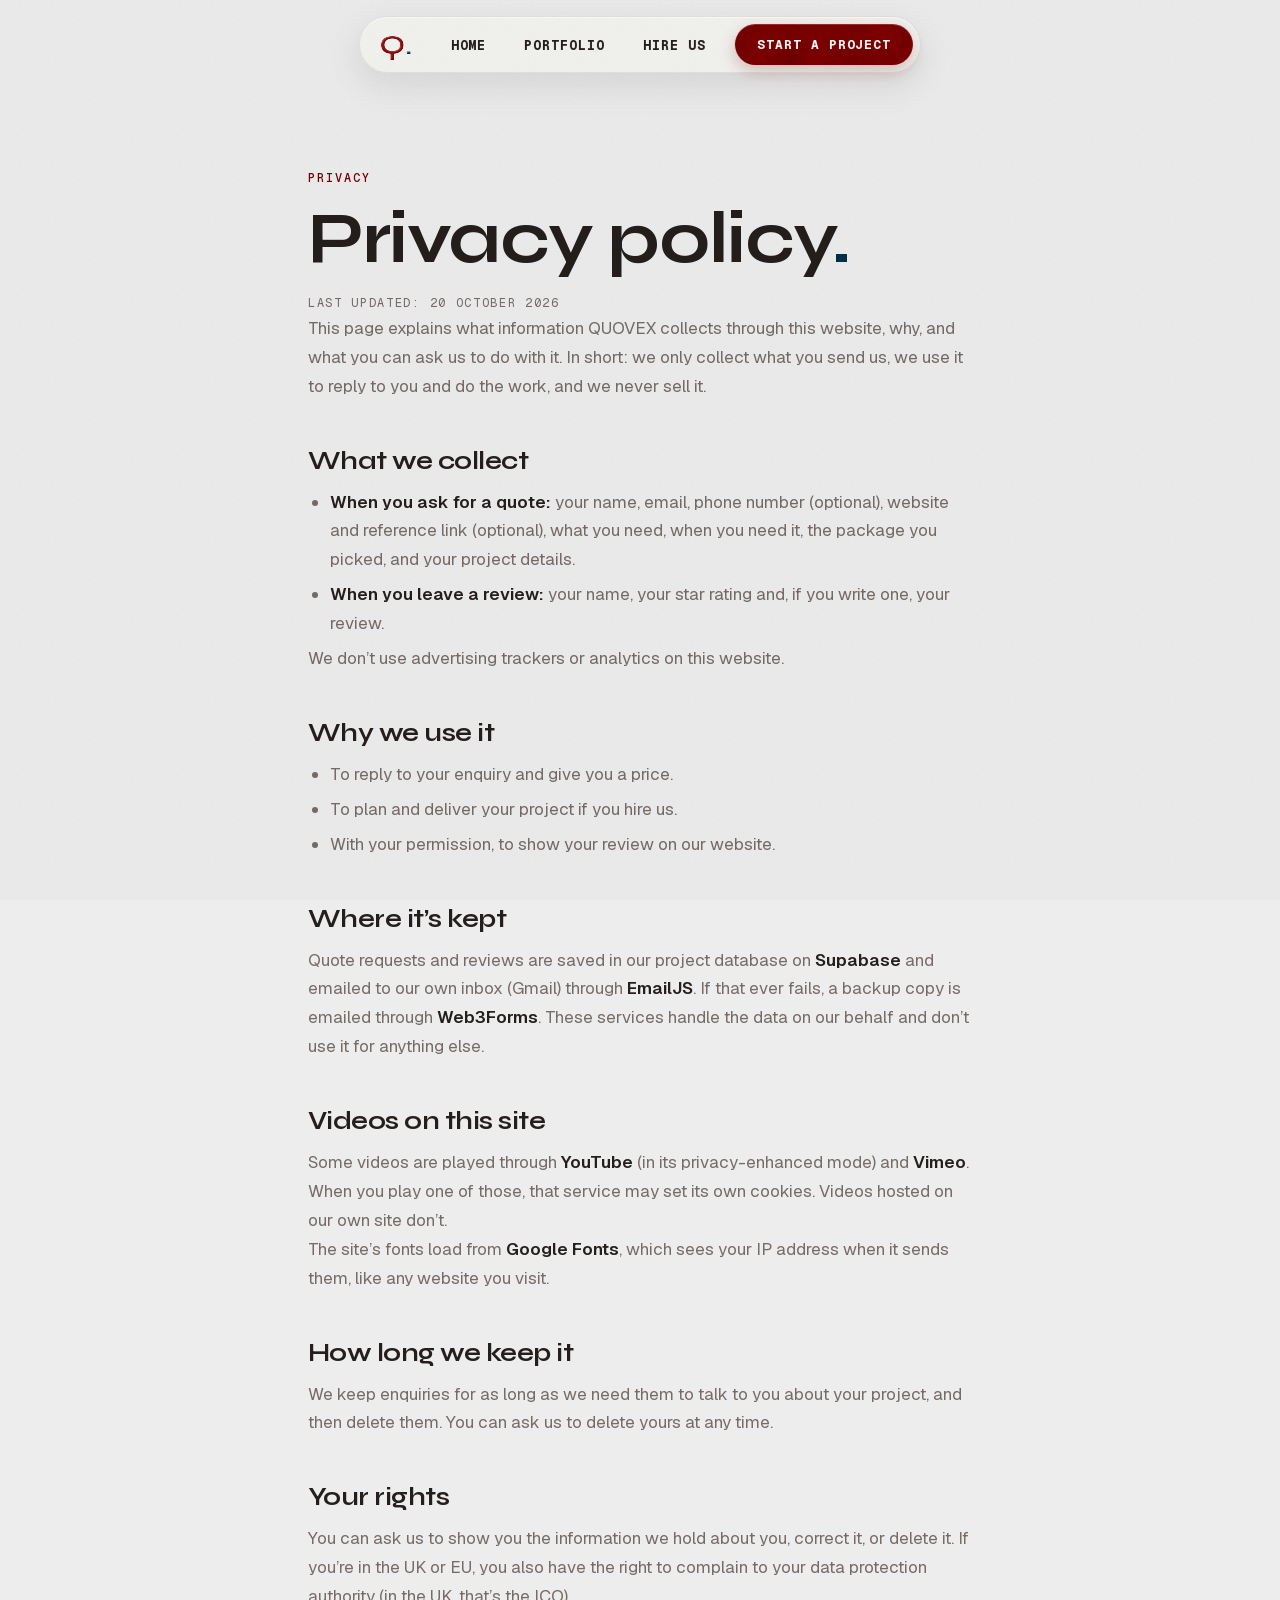
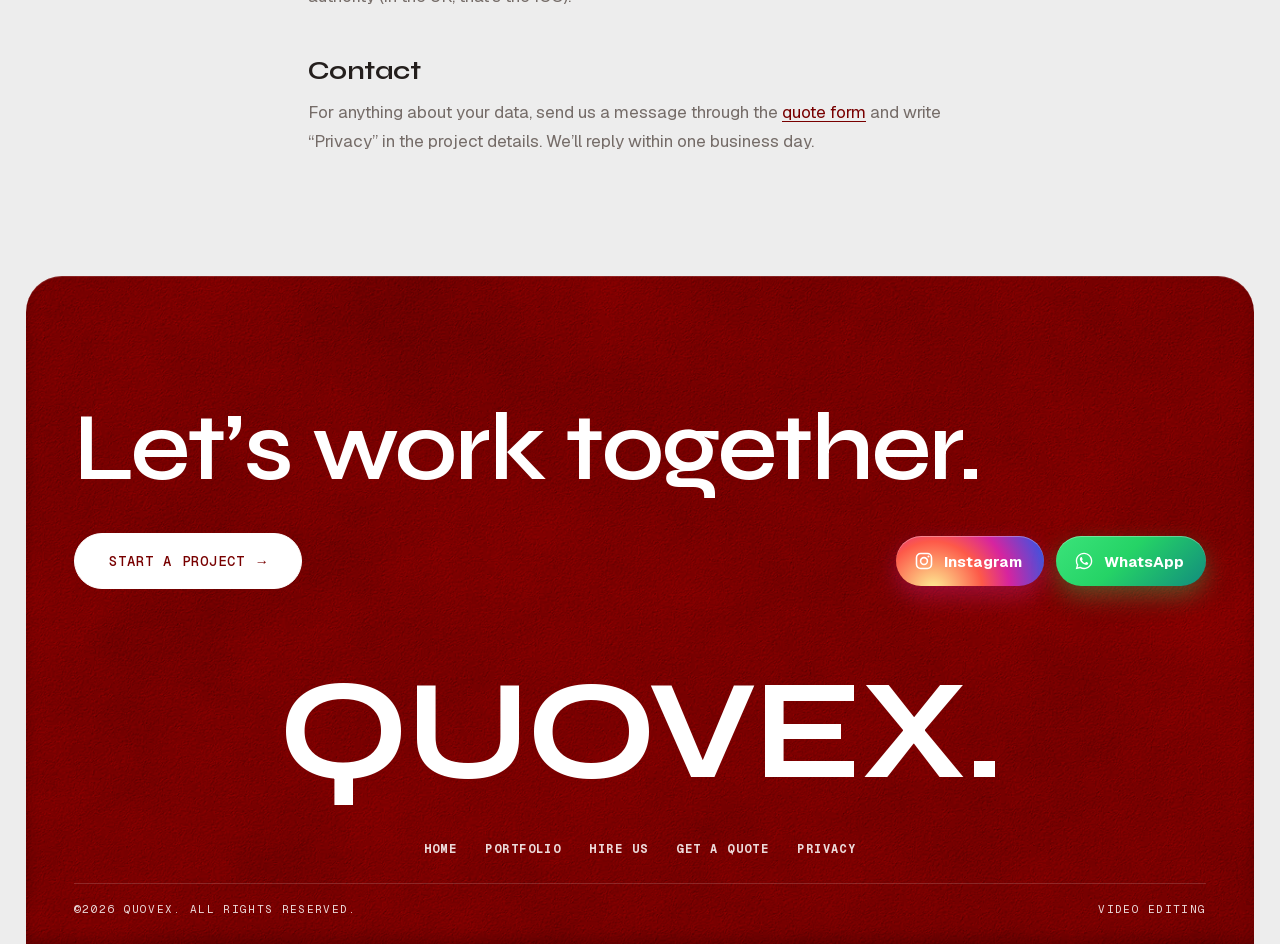
<file: 1 - site files (upload first)/privacy.html>
<!DOCTYPE html>
<html lang="en">
<head>
<meta charset="utf-8"/>
<title>QUOVEX | Privacy policy</title>
<meta name="description" content="How QUOVEX collects, uses and protects the information you send us."/>
<meta property="og:title" content="QUOVEX | Rate Your Project"/>
<meta property="og:description" content="How QUOVEX collects, uses and protects the information you send us."/>
<meta property="og:image" content="assets/og-quovex.jpg"/>
<meta property="og:image:width" content="1200"/>
<meta property="og:image:height" content="630"/>
<meta property="og:site_name" content="QUOVEX"/>
<meta name="twitter:card" content="summary_large_image"/>
<meta name="theme-color" content="#780000"/>
<meta property="og:type" content="website"/>
<meta name="viewport" content="width=device-width, initial-scale=1"/>
<link href="assets/favicon-logo.png" rel="icon" type="image/png"/>
<link href="assets/apple-touch-icon.png" rel="apple-touch-icon"/>
<link href="site.webmanifest" rel="manifest"/>
<link rel="preload" href="assets/fonts/geist-latin-98bbbc.woff2" as="font" type="font/woff2" crossorigin/>
<link rel="preload" href="assets/fonts/syne-latin-c37e2f.woff2" as="font" type="font/woff2" crossorigin/>
<link rel="preload" href="assets/fonts/geist-mono-latin-013b2f.woff2" as="font" type="font/woff2" crossorigin/>
<link href="assets/site.css?v=54" rel="stylesheet"/>

<style>
.legal{max-width:760px;margin:0 auto;padding:170px clamp(20px,4vw,48px) 120px;position:relative;z-index:1}
.legal h1{font-size:clamp(40px,7vw,72px);font-weight:700;line-height:1.02;color:var(--text);margin:14px 0 18px}
.legal .legal-updated{font-family:var(--font-mono);font-size:12px;letter-spacing:.14em;text-transform:uppercase;color:var(--text-soft)}
.legal h2{font-size:clamp(21px,2.4vw,26px);font-weight:650;color:var(--text);margin:44px 0 12px}
.legal p,.legal li{font-size:17px;line-height:1.7;color:var(--text-soft)}
.legal ul{padding-left:22px;margin-top:8px}
.legal li{margin-bottom:6px}
.legal a{color:var(--red);text-decoration:underline;text-underline-offset:3px}
.legal strong{color:var(--text);font-weight:600}
</style>
</head>
<body>

<div class="cx-wrap" id="cxWrap" aria-hidden="true"></div>

<nav class="nav" aria-label="Main">
  <a href="index.html" class="nav-logo" aria-label="QUOVEX home"><span class="q-half">Q</span><span class="brand-dot">.</span></a>
  <div class="nav-links">
    <span class="nav-pill" aria-hidden="true"></span>
    <a href="index.html"><span class="nl-full">Home</span><span class="nl-short">Home</span></a>
    <a href="work.html"><span class="nl-full">Portfolio</span><span class="nl-short">Work</span></a>
    <a href="book.html"><span class="nl-full">Hire us</span><span class="nl-short">Hire us</span></a>
  </div>
  <a href="book.html#quote" data-contact="booking" class="nav-cta">Start a project</a>
  <button class="menu-btn" id="menuBtn" aria-expanded="false" aria-controls="mobileMenu" aria-label="Open menu"><svg viewBox="0 0 24 24" aria-hidden="true"><path d="M12 5v14M5 12h14" fill="none" stroke="currentColor" stroke-width="2" stroke-linecap="round"/></svg></button>
</nav>

<div class="mobile-menu" id="mobileMenu" aria-hidden="true">
  <p class="mm-kicker">Shortcuts</p>
  <nav class="mm-shortcuts" aria-label="Shortcuts">
    <a href="book.html#quote" class="mm-tile is-primary"><span class="mm-ico" aria-hidden="true"><svg viewBox="0 0 24 24"><path d="M4 20h4L19 9a2.8 2.8 0 0 0-4-4L4 16v4z" fill="none" stroke="currentColor" stroke-width="1.9" stroke-linejoin="round"/><path d="M13.5 6.5l4 4" fill="none" stroke="currentColor" stroke-width="1.9"/></svg></span><span class="mm-text"><span class="mm-title">Get a quote</span><span class="mm-sub">Tell us about your video</span></span><span class="mm-go" aria-hidden="true">&rarr;</span></a>
    <a href="book.html#packages" class="mm-tile"><span class="mm-ico" aria-hidden="true"><svg viewBox="0 0 24 24"><path d="M12 3l8 4.5v9L12 21l-8-4.5v-9L12 3z" fill="none" stroke="currentColor" stroke-width="1.9" stroke-linejoin="round"/><path d="M4 7.5l8 4.5 8-4.5M12 12v9" fill="none" stroke="currentColor" stroke-width="1.9" stroke-linejoin="round"/></svg></span><span class="mm-text"><span class="mm-title">Packages</span><span class="mm-sub">What we make for you</span></span><span class="mm-go" aria-hidden="true">&rarr;</span></a>
    <a href="rate.html" class="mm-tile"><span class="mm-ico" aria-hidden="true"><svg viewBox="0 0 24 24"><path d="M12 3.5l2.6 5.3 5.9.9-4.3 4.1 1 5.8L12 16.9l-5.2 2.7 1-5.8-4.3-4.1 5.9-.9L12 3.5z" fill="none" stroke="currentColor" stroke-width="1.9" stroke-linejoin="round"/></svg></span><span class="mm-text"><span class="mm-title">Rate us</span><span class="mm-sub">Tell us how we did</span></span><span class="mm-go" aria-hidden="true">&rarr;</span></a>
  </nav>
  <div class="mm-actions">
    <div class="mm-socials">
      <a href="#" data-contact="instagram" class="social-icon" aria-label="QUOVEX on Instagram" hidden><svg viewBox="0 0 24 24" aria-hidden="true"><rect x="3" y="3" width="18" height="18" rx="5" fill="none" stroke="currentColor" stroke-width="1.9"/><circle cx="12" cy="12" r="4.1" fill="none" stroke="currentColor" stroke-width="1.9"/><circle cx="17.4" cy="6.6" r="1.25" fill="currentColor"/></svg><span class="social-label">Instagram</span></a>
      <a href="#" data-contact="whatsapp" class="social-icon" aria-label="Message QUOVEX on WhatsApp" hidden><svg viewBox="0 0 24 24" aria-hidden="true"><path fill="currentColor" d="M12.04 2C6.58 2 2.13 6.45 2.13 11.91c0 1.75.46 3.45 1.32 4.95L2.05 22l5.25-1.38a9.9 9.9 0 0 0 4.74 1.21c5.46 0 9.91-4.45 9.91-9.91C21.95 6.45 17.5 2 12.04 2zm0 18.15c-1.48 0-2.93-.4-4.2-1.15l-.3-.18-3.12.82.83-3.04-.2-.31a8.2 8.2 0 0 1-1.26-4.38c0-4.54 3.7-8.24 8.25-8.24 4.54 0 8.24 3.7 8.24 8.24 0 4.55-3.7 8.24-8.24 8.24zm4.52-6.16c-.25-.12-1.47-.72-1.69-.81-.23-.08-.39-.12-.56.13-.16.25-.64.81-.78.97-.14.17-.29.19-.54.06-.25-.12-1.05-.39-1.99-1.23-.74-.66-1.23-1.47-1.38-1.72-.14-.25-.02-.38.11-.51.11-.11.25-.29.37-.43.13-.14.17-.25.25-.41.08-.17.04-.31-.02-.43-.06-.12-.56-1.34-.76-1.84-.2-.48-.41-.42-.56-.43h-.48c-.17 0-.43.06-.66.31-.22.25-.86.85-.86 2.07 0 1.22.89 2.4 1.01 2.56.12.17 1.75 2.67 4.23 3.74.59.26 1.05.41 1.41.52.59.19 1.13.16 1.56.1.48-.07 1.47-.6 1.67-1.18.21-.58.21-1.07.14-1.18-.06-.1-.22-.16-.47-.28z"/></svg><span class="social-label">WhatsApp</span></a>
      <a href="#" data-contact="email" hidden>Email</a>
    </div>
  </div>
</div>

<main class="legal">
  <div class="eyebrow">Privacy</div>
  <h1>Privacy policy<span class="brand-dot">.</span></h1>
  <p class="legal-updated">Last updated: 20 October 2026</p>

  <p>This page explains what information QUOVEX collects through this website, why, and what you can ask us to do with it. In short: we only collect what you send us, we use it to reply to you and do the work, and we never sell it.</p>

  <h2>What we collect</h2>
  <ul>
    <li><strong>When you ask for a quote:</strong> your name, email, phone number (optional), website and reference link (optional), what you need, when you need it, the package you picked, and your project details.</li>
    <li><strong>When you leave a review:</strong> your name, your star rating and, if you write one, your review.</li>
  </ul>
  <p>We don&rsquo;t use advertising trackers or analytics on this website.</p>

  <h2>Why we use it</h2>
  <ul>
    <li>To reply to your enquiry and give you a price.</li>
    <li>To plan and deliver your project if you hire us.</li>
    <li>With your permission, to show your review on our website.</li>
  </ul>

  <h2>Where it&rsquo;s kept</h2>
  <p>Quote requests and reviews are saved in our project database on <strong>Supabase</strong> and emailed to our own inbox (Gmail) through <strong>EmailJS</strong>. If that ever fails, a backup copy is emailed through <strong>Web3Forms</strong>. These services handle the data on our behalf and don&rsquo;t use it for anything else.</p>

  <h2>Videos on this site</h2>
  <p>Some videos are played through <strong>YouTube</strong> (in its privacy-enhanced mode) and <strong>Vimeo</strong>. When you play one of those, that service may set its own cookies. Videos hosted on our own site don&rsquo;t.</p>
  <p>The site&rsquo;s fonts load from <strong>Google Fonts</strong>, which sees your IP address when it sends them, like any website you visit.</p>

  <h2>How long we keep it</h2>
  <p>We keep enquiries for as long as we need them to talk to you about your project, and then delete them. You can ask us to delete yours at any time.</p>

  <h2>Your rights</h2>
  <p>You can ask us to show you the information we hold about you, correct it, or delete it. If you&rsquo;re in the UK or EU, you also have the right to complain to your data protection authority (in the UK, that&rsquo;s the ICO).</p>

  <h2>Contact</h2>
  <p>For anything about your data, send us a message through the <a href="book.html#quote">quote form</a> and write &ldquo;Privacy&rdquo; in the project details. We&rsquo;ll reply within one business day.</p>
</main>

<footer id="footer" class="footer">
  <h2 class="headline reveal">Let&rsquo;s work together.</h2>

  <div class="footer-actions">
    <div class="footer-btns">
      <a href="book.html#quote" data-contact="booking" class="btn btn-filled">Start a project <span class="arrow">→</span></a>
      <a href="#" data-contact="email" class="btn btn-outline" hidden>Email us</a>
    </div>
    <div class="footer-socials">
      <a href="#" data-contact="instagram" class="social-icon" aria-label="QUOVEX on Instagram" hidden><svg viewBox="0 0 24 24" aria-hidden="true"><rect x="3" y="3" width="18" height="18" rx="5" fill="none" stroke="currentColor" stroke-width="1.9"/><circle cx="12" cy="12" r="4.1" fill="none" stroke="currentColor" stroke-width="1.9"/><circle cx="17.4" cy="6.6" r="1.25" fill="currentColor"/></svg><span class="social-label">Instagram</span></a>
      <a href="#" data-contact="whatsapp" class="social-icon" aria-label="Message QUOVEX on WhatsApp" hidden><svg viewBox="0 0 24 24" aria-hidden="true"><path fill="currentColor" d="M12.04 2C6.58 2 2.13 6.45 2.13 11.91c0 1.75.46 3.45 1.32 4.95L2.05 22l5.25-1.38a9.9 9.9 0 0 0 4.74 1.21c5.46 0 9.91-4.45 9.91-9.91C21.95 6.45 17.5 2 12.04 2zm0 18.15c-1.48 0-2.93-.4-4.2-1.15l-.3-.18-3.12.82.83-3.04-.2-.31a8.2 8.2 0 0 1-1.26-4.38c0-4.54 3.7-8.24 8.25-8.24 4.54 0 8.24 3.7 8.24 8.24 0 4.55-3.7 8.24-8.24 8.24zm4.52-6.16c-.25-.12-1.47-.72-1.69-.81-.23-.08-.39-.12-.56.13-.16.25-.64.81-.78.97-.14.17-.29.19-.54.06-.25-.12-1.05-.39-1.99-1.23-.74-.66-1.23-1.47-1.38-1.72-.14-.25-.02-.38.11-.51.11-.11.25-.29.37-.43.13-.14.17-.25.25-.41.08-.17.04-.31-.02-.43-.06-.12-.56-1.34-.76-1.84-.2-.48-.41-.42-.56-.43h-.48c-.17 0-.43.06-.66.31-.22.25-.86.85-.86 2.07 0 1.22.89 2.4 1.01 2.56.12.17 1.75 2.67 4.23 3.74.59.26 1.05.41 1.41.52.59.19 1.13.16 1.56.1.48-.07 1.47-.6 1.67-1.18.21-.58.21-1.07.14-1.18-.06-.1-.22-.16-.47-.28z"/></svg><span class="social-label">WhatsApp</span></a>
    </div>
  </div>

  <h2 class="footer-logo">QUOVEX<span class="brand-dot">.</span></h2>

  <nav class="footer-links" aria-label="Footer">
    <a href="index.html">Home</a>
    <a href="work.html">Portfolio</a>
    <a href="book.html">Hire us</a>
    <a href="book.html#quote">Get a quote</a>
    <a href="privacy.html">Privacy</a>
  </nav>

  <div class="footer-credits">
    <span>&copy;2026 QUOVEX. All rights reserved.</span>
    <span>Video editing</span>
  </div>
</footer>

<a class="whatsapp-float" href="#" data-contact="whatsapp" aria-label="Chat on WhatsApp" hidden>
  <svg viewBox="0 0 448 512" xmlns="http://www.w3.org/2000/svg"><path d="M380.9 97.1C339 55.1 283.2 32 223.9 32c-122.4 0-222 99.6-222 222 0 39.1 10.2 77.3 29.6 111L0 480l117.7-30.9c32.4 17.7 68.9 27 106.1 27h.1c122.3 0 224.1-99.6 224.1-222 0-59.3-25.2-115-67.1-157zm-157 341.6c-33.2 0-65.7-8.9-94-25.7l-6.7-4-69.8 18.3L72 359.2l-4.4-7c-18.5-29.4-28.2-63.3-28.2-98.2 0-101.7 82.8-184.5 184.6-184.5 49.3 0 95.6 19.2 130.4 54.1 34.8 34.9 56.2 81.2 56.1 130.5 0 101.8-84.9 184.6-186.6 184.6zm101.2-138.2c-5.5-2.8-32.8-16.2-37.9-18-5.1-1.9-8.8-2.8-12.5 2.8-3.7 5.6-14.3 18-17.6 21.8-3.2 3.7-6.5 4.2-12 1.4-32.6-16.3-54-29.1-75.5-66-5.7-9.8 5.7-9.1 16.3-30.3 1.8-3.7.9-6.9-.5-9.7-1.4-2.8-12.5-30.1-17.1-41.2-4.5-10.8-9.1-9.3-12.5-9.5-3.2-.2-6.9-.2-10.6-.2-3.7 0-9.7 1.4-14.8 6.9-5.1 5.6-19.4 19-19.4 46.3 0 27.3 19.9 53.7 22.6 57.4 2.8 3.7 39.1 59.7 94.8 83.8 35.2 15.2 49 16.5 66.6 13.9 10.7-1.6 32.8-13.4 37.4-26.4 4.6-13 4.6-24.1 3.2-26.4-1.3-2.5-5-3.9-10.5-6.6z"/></svg>
</a>


<script src="assets/site.js?v=36"></script>
</body>
</html>
</file>
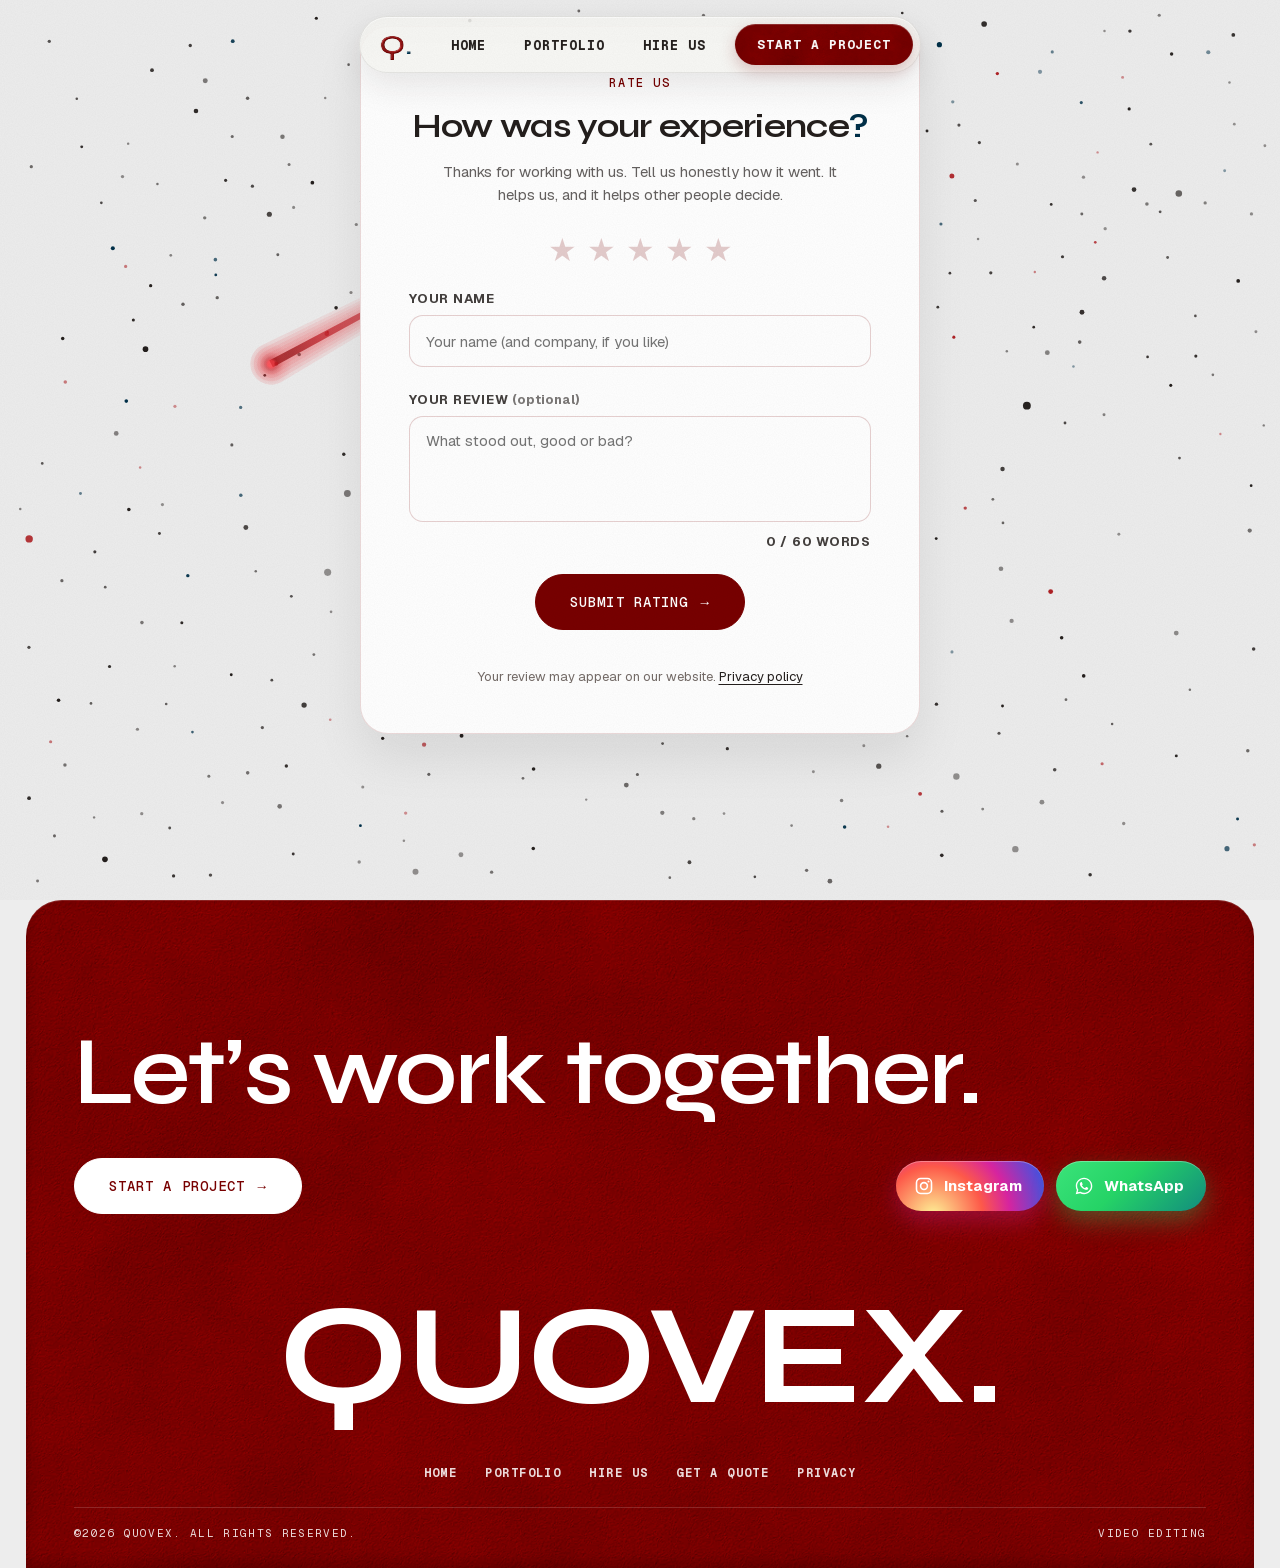
<file: 1 - site files (upload first)/rate.html>
<!DOCTYPE html>
<html lang="en">
<head>
<meta charset="utf-8"/>
<title>QUOVEX | Rate Your Project</title>
<meta name="description" content="Tell us how your project with QUOVEX went."/>
<meta property="og:title" content="QUOVEX | Rate Your Project"/>
<meta property="og:description" content="Tell us how your project with QUOVEX went."/>
<meta property="og:image" content="assets/og-quovex.jpg"/>
<meta property="og:image:width" content="1200"/>
<meta property="og:image:height" content="630"/>
<meta property="og:site_name" content="QUOVEX"/>
<meta name="twitter:card" content="summary_large_image"/>
<meta name="theme-color" content="#780000"/>
<meta property="og:type" content="website"/>
<meta name="viewport" content="width=device-width, initial-scale=1"/>
<meta name="robots" content="noindex"/>
<link href="assets/favicon-logo.png" rel="icon" type="image/png"/>
<link href="assets/apple-touch-icon.png" rel="apple-touch-icon"/>
<link href="site.webmanifest" rel="manifest"/>
<link rel="preload" href="assets/fonts/geist-latin-98bbbc.woff2" as="font" type="font/woff2" crossorigin/>
<link rel="preload" href="assets/fonts/syne-latin-c37e2f.woff2" as="font" type="font/woff2" crossorigin/>
<link rel="preload" href="assets/fonts/geist-mono-latin-013b2f.woff2" as="font" type="font/woff2" crossorigin/>
<link href="assets/site.css?v=54" rel="stylesheet"/>

<style>
/* ---- rate-page-only styles: the review form clients get sent after a
   project, kept off the public portfolio on purpose ---- */
.rate-page{min-height:100vh;align-items:center;padding-top:150px;position:relative;overflow:hidden}
.rate-page .rate-us{position:relative;z-index:1}
/* ---- Rate Us: a clean, centered standalone card under the testimonials,
   for visitors to leave their own star rating + optional review ---- */
.rate-section{padding:0 clamp(20px,4vw,48px) 140px;display:flex;justify-content:center}
.rate-us{
  width:100%;max-width:560px;text-align:center;
  padding:clamp(32px,5vw,48px);border-radius:28px;
  background:var(--white);border:1px solid rgba(120,0,0,.14);
  box-shadow:0 24px 50px rgba(0,0,0,.08);
}
.rate-us .eyebrow{justify-content:center;display:flex}
.rate-title{font-size:clamp(26px,3.4vw,36px);font-weight:650;line-height:1.15;color:var(--text)}
.rate-sub{margin-top:14px;font-size:15px;line-height:1.55;opacity:.7;max-width:420px;margin-left:auto;margin-right:auto}

.rate-stars{display:flex;justify-content:center;gap:10px;margin:28px 0 24px}
.rate-star{
  background:none;border:none;cursor:pointer;padding:0;
  font-size:32px;line-height:1;color:rgba(120,0,0,.2);
  transition:color .15s ease,transform .15s ease;
}
.rate-star:hover{transform:scale(1.12)}
.rate-star.is-active{color:var(--red)}

.rate-field{display:block;text-align:left;margin-bottom:24px}
.rate-field > span{display:block;font-size:13px;font-weight:700;letter-spacing:.06em;text-transform:uppercase;opacity:.85;margin-bottom:8px}
.rate-field > span em{font-style:normal;opacity:.7;text-transform:none;letter-spacing:0}
.rate-field input,
.rate-field textarea{
  width:100%;font-family:inherit;font-size:15px;color:var(--text);
  padding:14px 16px;border-radius:14px;resize:none;min-height:90px;
  border:1px solid rgba(120,0,0,.18);background:var(--white);
  transition:border-color .2s ease,box-shadow .2s ease;
}
.rate-field input{min-height:0;height:52px}
.rate-field input:focus,
.rate-field textarea:focus{outline:none;border-color:var(--red);box-shadow:0 0 0 3px rgba(120,0,0,.08)}
.rate-field-count{
  display:block;margin-top:6px;text-align:right;
  font-size:12px;opacity:.55;
  transition:color .2s ease,opacity .2s ease;
}
.rate-field-count.is-limit{color:var(--red-bright);opacity:1}

.rate-actions{display:flex;flex-direction:column;align-items:center;gap:12px}
.rate-status{font-size:13px;opacity:.75}
.rate-status.is-error{color:var(--red-bright);opacity:1}

.form-privacy{font-size:13px;color:var(--text-soft);margin-top:14px}
.form-privacy a{color:var(--text);text-decoration:underline;text-underline-offset:3px}
.rate-honeypot{position:absolute;left:-9999px;width:1px;height:1px;overflow:hidden;opacity:0}

/* phones: the card sits centred in the screen above the dock, with air above */
@media (max-width:600px){
  .rate-page{min-height:100vh;min-height:100svh;padding:48px 16px calc(104px + env(safe-area-inset-bottom))}
}
</style>
</head>
<body>

<div class="cx-wrap" id="cxWrap" aria-hidden="true"></div>

<nav class="nav" aria-label="Main">
  <a href="index.html" class="nav-logo" aria-label="QUOVEX home"><span class="q-half">Q</span><span class="brand-dot">.</span></a>
  <div class="nav-links">
    <span class="nav-pill" aria-hidden="true"></span>
    <a href="index.html"><span class="nl-full">Home</span><span class="nl-short">Home</span></a>
    <a href="work.html"><span class="nl-full">Portfolio</span><span class="nl-short">Work</span></a>
    <a href="book.html"><span class="nl-full">Hire us</span><span class="nl-short">Hire us</span></a>
  </div>
  <a href="book.html#quote" data-contact="booking" class="nav-cta">Start a project</a>
  <button class="menu-btn" id="menuBtn" aria-expanded="false" aria-controls="mobileMenu" aria-label="Open menu"><svg viewBox="0 0 24 24" aria-hidden="true"><path d="M12 5v14M5 12h14" fill="none" stroke="currentColor" stroke-width="2" stroke-linecap="round"/></svg></button>
</nav>

<div class="mobile-menu" id="mobileMenu" aria-hidden="true">
  <p class="mm-kicker">Shortcuts</p>
  <nav class="mm-shortcuts" aria-label="Shortcuts">
    <a href="book.html#quote" class="mm-tile is-primary"><span class="mm-ico" aria-hidden="true"><svg viewBox="0 0 24 24"><path d="M4 20h4L19 9a2.8 2.8 0 0 0-4-4L4 16v4z" fill="none" stroke="currentColor" stroke-width="1.9" stroke-linejoin="round"/><path d="M13.5 6.5l4 4" fill="none" stroke="currentColor" stroke-width="1.9"/></svg></span><span class="mm-text"><span class="mm-title">Get a quote</span><span class="mm-sub">Tell us about your video</span></span><span class="mm-go" aria-hidden="true">&rarr;</span></a>
    <a href="book.html#packages" class="mm-tile"><span class="mm-ico" aria-hidden="true"><svg viewBox="0 0 24 24"><path d="M12 3l8 4.5v9L12 21l-8-4.5v-9L12 3z" fill="none" stroke="currentColor" stroke-width="1.9" stroke-linejoin="round"/><path d="M4 7.5l8 4.5 8-4.5M12 12v9" fill="none" stroke="currentColor" stroke-width="1.9" stroke-linejoin="round"/></svg></span><span class="mm-text"><span class="mm-title">Packages</span><span class="mm-sub">What we make for you</span></span><span class="mm-go" aria-hidden="true">&rarr;</span></a>
    <a href="rate.html" class="mm-tile"><span class="mm-ico" aria-hidden="true"><svg viewBox="0 0 24 24"><path d="M12 3.5l2.6 5.3 5.9.9-4.3 4.1 1 5.8L12 16.9l-5.2 2.7 1-5.8-4.3-4.1 5.9-.9L12 3.5z" fill="none" stroke="currentColor" stroke-width="1.9" stroke-linejoin="round"/></svg></span><span class="mm-text"><span class="mm-title">Rate us</span><span class="mm-sub">Tell us how we did</span></span><span class="mm-go" aria-hidden="true">&rarr;</span></a>
  </nav>
  <div class="mm-actions">
    <div class="mm-socials">
      <a href="#" data-contact="instagram" class="social-icon" aria-label="QUOVEX on Instagram" hidden><svg viewBox="0 0 24 24" aria-hidden="true"><rect x="3" y="3" width="18" height="18" rx="5" fill="none" stroke="currentColor" stroke-width="1.9"/><circle cx="12" cy="12" r="4.1" fill="none" stroke="currentColor" stroke-width="1.9"/><circle cx="17.4" cy="6.6" r="1.25" fill="currentColor"/></svg><span class="social-label">Instagram</span></a>
      <a href="#" data-contact="whatsapp" class="social-icon" aria-label="Message QUOVEX on WhatsApp" hidden><svg viewBox="0 0 24 24" aria-hidden="true"><path fill="currentColor" d="M12.04 2C6.58 2 2.13 6.45 2.13 11.91c0 1.75.46 3.45 1.32 4.95L2.05 22l5.25-1.38a9.9 9.9 0 0 0 4.74 1.21c5.46 0 9.91-4.45 9.91-9.91C21.95 6.45 17.5 2 12.04 2zm0 18.15c-1.48 0-2.93-.4-4.2-1.15l-.3-.18-3.12.82.83-3.04-.2-.31a8.2 8.2 0 0 1-1.26-4.38c0-4.54 3.7-8.24 8.25-8.24 4.54 0 8.24 3.7 8.24 8.24 0 4.55-3.7 8.24-8.24 8.24zm4.52-6.16c-.25-.12-1.47-.72-1.69-.81-.23-.08-.39-.12-.56.13-.16.25-.64.81-.78.97-.14.17-.29.19-.54.06-.25-.12-1.05-.39-1.99-1.23-.74-.66-1.23-1.47-1.38-1.72-.14-.25-.02-.38.11-.51.11-.11.25-.29.37-.43.13-.14.17-.25.25-.41.08-.17.04-.31-.02-.43-.06-.12-.56-1.34-.76-1.84-.2-.48-.41-.42-.56-.43h-.48c-.17 0-.43.06-.66.31-.22.25-.86.85-.86 2.07 0 1.22.89 2.4 1.01 2.56.12.17 1.75 2.67 4.23 3.74.59.26 1.05.41 1.41.52.59.19 1.13.16 1.56.1.48-.07 1.47-.6 1.67-1.18.21-.58.21-1.07.14-1.18-.06-.1-.22-.16-.47-.28z"/></svg><span class="social-label">WhatsApp</span></a>
      <a href="#" data-contact="email" hidden>Email</a>
    </div>
  </div>
</div>

<section class="rate-section rate-page">
  <div class="hero-star-field" aria-hidden="true"></div>
  <div class="rate-us reveal">
    <div class="eyebrow">Rate Us</div>
    <h2 class="rate-title">How was your experience<span class="brand-dot">?</span></h2>
    <p class="rate-sub">Thanks for working with us. Tell us honestly how it went. It helps us, and it helps other people decide.</p>

    <input class="rate-honeypot" type="text" id="rateGotcha" name="_gotcha" tabindex="-1" autocomplete="off" aria-hidden="true"/>
    <div class="rate-stars" id="rateStars" role="radiogroup" aria-label="Rating out of 5">
      <button type="button" class="rate-star" data-value="1" aria-label="1 star">&#9733;</button>
      <button type="button" class="rate-star" data-value="2" aria-label="2 stars">&#9733;</button>
      <button type="button" class="rate-star" data-value="3" aria-label="3 stars">&#9733;</button>
      <button type="button" class="rate-star" data-value="4" aria-label="4 stars">&#9733;</button>
      <button type="button" class="rate-star" data-value="5" aria-label="5 stars">&#9733;</button>
    </div>

    <label class="rate-field">
      <span>Your name</span>
      <input type="text" id="rateName" maxlength="80" autocomplete="name" placeholder="Your name (and company, if you like)"/>
    </label>

    <label class="rate-field">
      <span>Your review <em>(optional)</em></span>
      <textarea id="rateComment" rows="4" maxlength="500" placeholder="What stood out, good or bad?"></textarea>
      <span class="rate-field-count" id="rateCommentCount">0 / 60 words</span>
    </label>

    <div class="rate-actions">
      <button type="button" class="btn btn-filled" id="rateSubmit">Submit rating <span class="arrow">→</span></button>
      <span class="rate-status" id="rateStatus" aria-live="polite"></span>
    <p class="form-privacy">Your review may appear on our website. <a href="privacy.html">Privacy policy</a></p>
    </div>
  </div>
</section>

<footer id="footer" class="footer">
  <h2 class="headline reveal">Let&rsquo;s work together.</h2>

  <div class="footer-actions">
    <div class="footer-btns">
      <a href="book.html#quote" data-contact="booking" class="btn btn-filled">Start a project <span class="arrow">→</span></a>
      <a href="#" data-contact="email" class="btn btn-outline" hidden>Email us</a>
    </div>
    <div class="footer-socials">
      <a href="#" data-contact="instagram" class="social-icon" aria-label="QUOVEX on Instagram" hidden><svg viewBox="0 0 24 24" aria-hidden="true"><rect x="3" y="3" width="18" height="18" rx="5" fill="none" stroke="currentColor" stroke-width="1.9"/><circle cx="12" cy="12" r="4.1" fill="none" stroke="currentColor" stroke-width="1.9"/><circle cx="17.4" cy="6.6" r="1.25" fill="currentColor"/></svg><span class="social-label">Instagram</span></a>
      <a href="#" data-contact="whatsapp" class="social-icon" aria-label="Message QUOVEX on WhatsApp" hidden><svg viewBox="0 0 24 24" aria-hidden="true"><path fill="currentColor" d="M12.04 2C6.58 2 2.13 6.45 2.13 11.91c0 1.75.46 3.45 1.32 4.95L2.05 22l5.25-1.38a9.9 9.9 0 0 0 4.74 1.21c5.46 0 9.91-4.45 9.91-9.91C21.95 6.45 17.5 2 12.04 2zm0 18.15c-1.48 0-2.93-.4-4.2-1.15l-.3-.18-3.12.82.83-3.04-.2-.31a8.2 8.2 0 0 1-1.26-4.38c0-4.54 3.7-8.24 8.25-8.24 4.54 0 8.24 3.7 8.24 8.24 0 4.55-3.7 8.24-8.24 8.24zm4.52-6.16c-.25-.12-1.47-.72-1.69-.81-.23-.08-.39-.12-.56.13-.16.25-.64.81-.78.97-.14.17-.29.19-.54.06-.25-.12-1.05-.39-1.99-1.23-.74-.66-1.23-1.47-1.38-1.72-.14-.25-.02-.38.11-.51.11-.11.25-.29.37-.43.13-.14.17-.25.25-.41.08-.17.04-.31-.02-.43-.06-.12-.56-1.34-.76-1.84-.2-.48-.41-.42-.56-.43h-.48c-.17 0-.43.06-.66.31-.22.25-.86.85-.86 2.07 0 1.22.89 2.4 1.01 2.56.12.17 1.75 2.67 4.23 3.74.59.26 1.05.41 1.41.52.59.19 1.13.16 1.56.1.48-.07 1.47-.6 1.67-1.18.21-.58.21-1.07.14-1.18-.06-.1-.22-.16-.47-.28z"/></svg><span class="social-label">WhatsApp</span></a>
    </div>
  </div>

  <h2 class="footer-logo">QUOVEX<span class="brand-dot">.</span></h2>

  <nav class="footer-links" aria-label="Footer">
    <a href="index.html">Home</a>
    <a href="work.html">Portfolio</a>
    <a href="book.html">Hire us</a>
    <a href="book.html#quote">Get a quote</a>
    <a href="privacy.html">Privacy</a>
  </nav>

  <div class="footer-credits">
    <span>&copy;2026 QUOVEX. All rights reserved.</span>
    <span>Video editing</span>
  </div>
</footer>

<a class="whatsapp-float" href="#" data-contact="whatsapp" aria-label="Chat on WhatsApp" hidden>
  <svg viewBox="0 0 448 512" xmlns="http://www.w3.org/2000/svg"><path d="M380.9 97.1C339 55.1 283.2 32 223.9 32c-122.4 0-222 99.6-222 222 0 39.1 10.2 77.3 29.6 111L0 480l117.7-30.9c32.4 17.7 68.9 27 106.1 27h.1c122.3 0 224.1-99.6 224.1-222 0-59.3-25.2-115-67.1-157zm-157 341.6c-33.2 0-65.7-8.9-94-25.7l-6.7-4-69.8 18.3L72 359.2l-4.4-7c-18.5-29.4-28.2-63.3-28.2-98.2 0-101.7 82.8-184.5 184.6-184.5 49.3 0 95.6 19.2 130.4 54.1 34.8 34.9 56.2 81.2 56.1 130.5 0 101.8-84.9 184.6-186.6 184.6zm101.2-138.2c-5.5-2.8-32.8-16.2-37.9-18-5.1-1.9-8.8-2.8-12.5 2.8-3.7 5.6-14.3 18-17.6 21.8-3.2 3.7-6.5 4.2-12 1.4-32.6-16.3-54-29.1-75.5-66-5.7-9.8 5.7-9.1 16.3-30.3 1.8-3.7.9-6.9-.5-9.7-1.4-2.8-12.5-30.1-17.1-41.2-4.5-10.8-9.1-9.3-12.5-9.5-3.2-.2-6.9-.2-10.6-.2-3.7 0-9.7 1.4-14.8 6.9-5.1 5.6-19.4 19-19.4 46.3 0 27.3 19.9 53.7 22.6 57.4 2.8 3.7 39.1 59.7 94.8 83.8 35.2 15.2 49 16.5 66.6 13.9 10.7-1.6 32.8-13.4 37.4-26.4 4.6-13 4.6-24.1 3.2-26.4-1.3-2.5-5-3.9-10.5-6.6z"/></svg>
</a>


<script src="assets/notify.js?v=2"></script>
<script src="assets/site.js?v=36"></script>
<script>
// plain-email backup for reviews (used until the designed emails in assets/notify.js are set up)
var WEB3FORMS_ACCESS_KEY = 'ce40194a-41d3-4011-ab6b-70672f2e3e74';

/* Review word limit: 60 words is plenty for a short "what stood out"
   review without inviting an essay. Typing past the limit is blocked
   outright (extra words just don't land) rather than only warning about
   it after the fact — same pattern as the "Project details" field on the
   Hire Us page. */
(function(){
  var WORD_LIMIT = 60;
  var textarea = document.getElementById('rateComment');
  var counter = document.getElementById('rateCommentCount');
  if(!textarea || !counter) return;

  function wordsOf(text){
    var trimmed = text.trim();
    return trimmed ? trimmed.split(/\s+/) : [];
  }

  function update(){
    var words = wordsOf(textarea.value);
    if(words.length > WORD_LIMIT){
      var cursor = textarea.selectionStart;
      var over = words.length - WORD_LIMIT;
      textarea.value = words.slice(0, WORD_LIMIT).join(' ');
      var newPos = Math.max(0, cursor - over);
      textarea.setSelectionRange(newPos, newPos);
      words = wordsOf(textarea.value);
    }
    counter.textContent = words.length + ' / ' + WORD_LIMIT + ' words';
    counter.classList.toggle('is-limit', words.length >= WORD_LIMIT);
  }

  textarea.addEventListener('input', update);
  update();
})();

/* Supabase config, used by the "Rate Us" widget below. Fill these in from
   your Supabase project's Settings → Data API page — see ../.env and
   ../supabase_setup.sql in the project root for exactly where each value
   comes from and the table setup. The anon key is meant to be public in
   client-side code like this; it's the RLS policies on the tables (see
   supabase_setup.sql) that keep the data safe, not secrecy of this key. */
var SUPABASE_URL = 'https://ghcmkggcvseotyinxelt.supabase.co';
var SUPABASE_ANON_KEY = 'eyJhbGciOiJIUzI1NiIsInR5cCI6IkpXVCJ9.eyJpc3MiOiJzdXBhYmFzZSIsInJlZiI6ImdoY21rZ2djdnNlb3R5aW54ZWx0Iiwicm9sZSI6ImFub24iLCJpYXQiOjE3OTA1OTU1ODEsImV4cCI6MjEwNjE3MTU4MX0.NF6o6XE7wH3tB1xUKyahqYQ3LYmXwbbN_gC9QcWO5NM';

function supabaseInsert(table, row){
  return fetch(SUPABASE_URL + '/rest/v1/' + table, {
    method: 'POST',
    headers: {
      'apikey': SUPABASE_ANON_KEY,
      'Authorization': 'Bearer ' + SUPABASE_ANON_KEY,
      'Content-Type': 'application/json',
      'Prefer': 'return=minimal'
    },
    body: JSON.stringify(row)
  }).then(function(res){
    if(!res.ok) throw new Error('Supabase insert failed: ' + res.status);
  });
}

/* Rate Us: click-to-select 1-5 star widget. Inserts a row into the
   "ratings" table in Supabase — you'll see new ratings in the Supabase
   dashboard under Table Editor → ratings. */
(function(){
  var stars = Array.prototype.slice.call(document.querySelectorAll('.rate-star'));
  var group = document.getElementById('rateStars');
  var comment = document.getElementById('rateComment');
  var submitBtn = document.getElementById('rateSubmit');
  var status = document.getElementById('rateStatus');
  if(!stars.length || !group || !submitBtn || !status) return;

  var selected = 0;

  function paint(upTo){
    stars.forEach(function(s){
      s.classList.toggle('is-active', parseInt(s.dataset.value, 10) <= upTo);
    });
  }

  stars.forEach(function(s){
    s.addEventListener('mouseenter', function(){ paint(parseInt(s.dataset.value, 10)); });
    s.addEventListener('click', function(){
      selected = parseInt(s.dataset.value, 10);
      paint(selected);
      status.className = 'rate-status';
      status.textContent = '';
    });
  });
  group.addEventListener('mouseleave', function(){ paint(selected); });

  submitBtn.addEventListener('click', function(){
    if(!selected){
      status.className = 'rate-status is-error';
      status.textContent = 'Pick a star rating first.';
      return;
    }
    // hidden bot trap: real people never see or fill it
    var trap = document.getElementById('rateGotcha');
    if(trap && trap.value){ status.className = 'rate-status'; status.textContent = 'Thanks for the rating!'; return; }
    var nameInput = document.getElementById('rateName');
    var reviewerName = nameInput ? nameInput.value.trim() : '';
    if(nameInput && !reviewerName){
      status.className = 'rate-status is-error';
      status.textContent = 'Add your name first.';
      nameInput.focus();
      return;
    }
    submitBtn.disabled = true;
    status.className = 'rate-status';
    status.textContent = 'Sending…';

    var rated = selected, reviewText = (comment && comment.value.trim()) || '';
    var ratingRow = {
      rating: selected,
      review: (comment && comment.value.trim()) || null,
      name: reviewerName || null
    };
    supabaseInsert('ratings', ratingRow)
      .catch(function(err){
        // the "name" column hasn't been added in Supabase yet: keep the review anyway
        console.warn('Saving with name failed, saving without it:', err);
        delete ratingRow.name;
        return supabaseInsert('ratings', ratingRow);
      })
      .then(function(){
        // email it too: the designed email to quovex.agency@gmail.com, or
        // the plain one if that isn't set up yet (failures here don't
        // bother the client: their rating is already saved)
        var stars = '★★★★★☆☆☆☆☆'.slice(5 - rated, 10 - rated);
        var params = {rating: String(rated), stars: stars, review: reviewText || 'No written review', name: reviewerName || 'No name given'};
        var send = window.quovexNotify ? window.quovexNotify('review', params) : Promise.reject(new Error('not-configured'));
        send.catch(function(){
          return fetch('https://api.web3forms.com/submit', {
            method: 'POST',
            headers: {'Content-Type': 'application/json', 'Accept': 'application/json'},
            body: JSON.stringify({
              access_key: WEB3FORMS_ACCESS_KEY,
              subject: 'New ' + rated + '-star review',
              from_name: 'QUOVEX website',
              name: params.name,
              rating: stars + ' (' + rated + ' out of 5)',
              review: params.review
            })
          });
        }).catch(function(err){ console.warn('Review email failed:', err); });
        status.className = 'rate-status';
        status.textContent = 'Thanks for the ' + selected + '-star rating!';
        if(comment) comment.value = '';
        if(nameInput) nameInput.value = '';
        selected = 0;
        paint(0);
      })
      .catch(function(){
        status.className = 'rate-status is-error';
        status.textContent = 'Something went wrong. Please try again in a moment.';
      })
      .finally(function(){
        submitBtn.disabled = false;
      });
  });
})();
</script>
</body>
</html>
</file>
<file: 1 - site files (upload first)/assets/site.css>
/* ---------- fonts, served from this site (no trip to Google) ---------- */
/* Geist latin-ext */
@font-face {
  font-family: 'Geist';
  font-style: normal;
  font-weight: 300 700;
  font-display: swap;
  src: url(fonts/geist-latin-ext-001175.woff2) format('woff2');
  unicode-range: U+0100-02BA, U+02BD-02C5, U+02C7-02CC, U+02CE-02D7, U+02DD-02FF, U+0304, U+0308, U+0329, U+1D00-1DBF, U+1E00-1E9F, U+1EF2-1EFF, U+2020, U+20A0-20AB, U+20AD-20C4, U+2113, U+2C60-2C7F, U+A720-A7FF;
}
/* Geist latin */
@font-face {
  font-family: 'Geist';
  font-style: normal;
  font-weight: 300 700;
  font-display: swap;
  src: url(fonts/geist-latin-98bbbc.woff2) format('woff2');
  unicode-range: U+0000-00FF, U+0131, U+0152-0153, U+02BB-02BC, U+02C6, U+02DA, U+02DC, U+0304, U+0308, U+0329, U+2000-206F, U+20AC, U+2122, U+2191, U+2193, U+2212, U+2215, U+FEFF, U+FFFD;
}
/* Geist Mono latin-ext */
@font-face {
  font-family: 'Geist Mono';
  font-style: normal;
  font-weight: 400;
  font-display: swap;
  src: url(fonts/geist-mono-latin-ext-447454.woff2) format('woff2');
  unicode-range: U+0100-02BA, U+02BD-02C5, U+02C7-02CC, U+02CE-02D7, U+02DD-02FF, U+0304, U+0308, U+0329, U+1D00-1DBF, U+1E00-1E9F, U+1EF2-1EFF, U+2020, U+20A0-20AB, U+20AD-20C4, U+2113, U+2C60-2C7F, U+A720-A7FF;
}
/* Geist Mono latin */
@font-face {
  font-family: 'Geist Mono';
  font-style: normal;
  font-weight: 400;
  font-display: swap;
  src: url(fonts/geist-mono-latin-013b2f.woff2) format('woff2');
  unicode-range: U+0000-00FF, U+0131, U+0152-0153, U+02BB-02BC, U+02C6, U+02DA, U+02DC, U+0304, U+0308, U+0329, U+2000-206F, U+20AC, U+2122, U+2191, U+2193, U+2212, U+2215, U+FEFF, U+FFFD;
}
/* Geist Mono latin-ext */
@font-face {
  font-family: 'Geist Mono';
  font-style: normal;
  font-weight: 500;
  font-display: swap;
  src: url(fonts/geist-mono-latin-ext-447454.woff2) format('woff2');
  unicode-range: U+0100-02BA, U+02BD-02C5, U+02C7-02CC, U+02CE-02D7, U+02DD-02FF, U+0304, U+0308, U+0329, U+1D00-1DBF, U+1E00-1E9F, U+1EF2-1EFF, U+2020, U+20A0-20AB, U+20AD-20C4, U+2113, U+2C60-2C7F, U+A720-A7FF;
}
/* Geist Mono latin */
@font-face {
  font-family: 'Geist Mono';
  font-style: normal;
  font-weight: 500;
  font-display: swap;
  src: url(fonts/geist-mono-latin-013b2f.woff2) format('woff2');
  unicode-range: U+0000-00FF, U+0131, U+0152-0153, U+02BB-02BC, U+02C6, U+02DA, U+02DC, U+0304, U+0308, U+0329, U+2000-206F, U+20AC, U+2122, U+2191, U+2193, U+2212, U+2215, U+FEFF, U+FFFD;
}
/* Geist Mono latin-ext */
@font-face {
  font-family: 'Geist Mono';
  font-style: normal;
  font-weight: 600;
  font-display: swap;
  src: url(fonts/geist-mono-latin-ext-447454.woff2) format('woff2');
  unicode-range: U+0100-02BA, U+02BD-02C5, U+02C7-02CC, U+02CE-02D7, U+02DD-02FF, U+0304, U+0308, U+0329, U+1D00-1DBF, U+1E00-1E9F, U+1EF2-1EFF, U+2020, U+20A0-20AB, U+20AD-20C4, U+2113, U+2C60-2C7F, U+A720-A7FF;
}
/* Geist Mono latin */
@font-face {
  font-family: 'Geist Mono';
  font-style: normal;
  font-weight: 600;
  font-display: swap;
  src: url(fonts/geist-mono-latin-013b2f.woff2) format('woff2');
  unicode-range: U+0000-00FF, U+0131, U+0152-0153, U+02BB-02BC, U+02C6, U+02DA, U+02DC, U+0304, U+0308, U+0329, U+2000-206F, U+20AC, U+2122, U+2191, U+2193, U+2212, U+2215, U+FEFF, U+FFFD;
}
/* Geist Mono latin-ext */
@font-face {
  font-family: 'Geist Mono';
  font-style: normal;
  font-weight: 700;
  font-display: swap;
  src: url(fonts/geist-mono-latin-ext-447454.woff2) format('woff2');
  unicode-range: U+0100-02BA, U+02BD-02C5, U+02C7-02CC, U+02CE-02D7, U+02DD-02FF, U+0304, U+0308, U+0329, U+1D00-1DBF, U+1E00-1E9F, U+1EF2-1EFF, U+2020, U+20A0-20AB, U+20AD-20C4, U+2113, U+2C60-2C7F, U+A720-A7FF;
}
/* Geist Mono latin */
@font-face {
  font-family: 'Geist Mono';
  font-style: normal;
  font-weight: 700;
  font-display: swap;
  src: url(fonts/geist-mono-latin-013b2f.woff2) format('woff2');
  unicode-range: U+0000-00FF, U+0131, U+0152-0153, U+02BB-02BC, U+02C6, U+02DA, U+02DC, U+0304, U+0308, U+0329, U+2000-206F, U+20AC, U+2122, U+2191, U+2193, U+2212, U+2215, U+FEFF, U+FFFD;
}
/* Syne latin-ext */
@font-face {
  font-family: 'Syne';
  font-style: normal;
  font-weight: 400;
  font-display: swap;
  src: url(fonts/syne-latin-ext-f2eba9.woff2) format('woff2');
  unicode-range: U+0100-02BA, U+02BD-02C5, U+02C7-02CC, U+02CE-02D7, U+02DD-02FF, U+0304, U+0308, U+0329, U+1D00-1DBF, U+1E00-1E9F, U+1EF2-1EFF, U+2020, U+20A0-20AB, U+20AD-20C4, U+2113, U+2C60-2C7F, U+A720-A7FF;
}
/* Syne latin */
@font-face {
  font-family: 'Syne';
  font-style: normal;
  font-weight: 400;
  font-display: swap;
  src: url(fonts/syne-latin-c37e2f.woff2) format('woff2');
  unicode-range: U+0000-00FF, U+0131, U+0152-0153, U+02BB-02BC, U+02C6, U+02DA, U+02DC, U+0304, U+0308, U+0329, U+2000-206F, U+20AC, U+2122, U+2191, U+2193, U+2212, U+2215, U+FEFF, U+FFFD;
}
/* Syne latin-ext */
@font-face {
  font-family: 'Syne';
  font-style: normal;
  font-weight: 500;
  font-display: swap;
  src: url(fonts/syne-latin-ext-f2eba9.woff2) format('woff2');
  unicode-range: U+0100-02BA, U+02BD-02C5, U+02C7-02CC, U+02CE-02D7, U+02DD-02FF, U+0304, U+0308, U+0329, U+1D00-1DBF, U+1E00-1E9F, U+1EF2-1EFF, U+2020, U+20A0-20AB, U+20AD-20C4, U+2113, U+2C60-2C7F, U+A720-A7FF;
}
/* Syne latin */
@font-face {
  font-family: 'Syne';
  font-style: normal;
  font-weight: 500;
  font-display: swap;
  src: url(fonts/syne-latin-c37e2f.woff2) format('woff2');
  unicode-range: U+0000-00FF, U+0131, U+0152-0153, U+02BB-02BC, U+02C6, U+02DA, U+02DC, U+0304, U+0308, U+0329, U+2000-206F, U+20AC, U+2122, U+2191, U+2193, U+2212, U+2215, U+FEFF, U+FFFD;
}
/* Syne latin-ext */
@font-face {
  font-family: 'Syne';
  font-style: normal;
  font-weight: 600;
  font-display: swap;
  src: url(fonts/syne-latin-ext-f2eba9.woff2) format('woff2');
  unicode-range: U+0100-02BA, U+02BD-02C5, U+02C7-02CC, U+02CE-02D7, U+02DD-02FF, U+0304, U+0308, U+0329, U+1D00-1DBF, U+1E00-1E9F, U+1EF2-1EFF, U+2020, U+20A0-20AB, U+20AD-20C4, U+2113, U+2C60-2C7F, U+A720-A7FF;
}
/* Syne latin */
@font-face {
  font-family: 'Syne';
  font-style: normal;
  font-weight: 600;
  font-display: swap;
  src: url(fonts/syne-latin-c37e2f.woff2) format('woff2');
  unicode-range: U+0000-00FF, U+0131, U+0152-0153, U+02BB-02BC, U+02C6, U+02DA, U+02DC, U+0304, U+0308, U+0329, U+2000-206F, U+20AC, U+2122, U+2191, U+2193, U+2212, U+2215, U+FEFF, U+FFFD;
}
/* Syne latin-ext */
@font-face {
  font-family: 'Syne';
  font-style: normal;
  font-weight: 650;
  font-display: swap;
  src: url(fonts/syne-latin-ext-f2eba9.woff2) format('woff2');
  unicode-range: U+0100-02BA, U+02BD-02C5, U+02C7-02CC, U+02CE-02D7, U+02DD-02FF, U+0304, U+0308, U+0329, U+1D00-1DBF, U+1E00-1E9F, U+1EF2-1EFF, U+2020, U+20A0-20AB, U+20AD-20C4, U+2113, U+2C60-2C7F, U+A720-A7FF;
}
/* Syne latin */
@font-face {
  font-family: 'Syne';
  font-style: normal;
  font-weight: 650;
  font-display: swap;
  src: url(fonts/syne-latin-c37e2f.woff2) format('woff2');
  unicode-range: U+0000-00FF, U+0131, U+0152-0153, U+02BB-02BC, U+02C6, U+02DA, U+02DC, U+0304, U+0308, U+0329, U+2000-206F, U+20AC, U+2122, U+2191, U+2193, U+2212, U+2215, U+FEFF, U+FFFD;
}
/* Syne latin-ext */
@font-face {
  font-family: 'Syne';
  font-style: normal;
  font-weight: 700;
  font-display: swap;
  src: url(fonts/syne-latin-ext-f2eba9.woff2) format('woff2');
  unicode-range: U+0100-02BA, U+02BD-02C5, U+02C7-02CC, U+02CE-02D7, U+02DD-02FF, U+0304, U+0308, U+0329, U+1D00-1DBF, U+1E00-1E9F, U+1EF2-1EFF, U+2020, U+20A0-20AB, U+20AD-20C4, U+2113, U+2C60-2C7F, U+A720-A7FF;
}
/* Syne latin */
@font-face {
  font-family: 'Syne';
  font-style: normal;
  font-weight: 700;
  font-display: swap;
  src: url(fonts/syne-latin-c37e2f.woff2) format('woff2');
  unicode-range: U+0000-00FF, U+0131, U+0152-0153, U+02BB-02BC, U+02C6, U+02DA, U+02DC, U+0304, U+0308, U+0329, U+2000-206F, U+20AC, U+2122, U+2191, U+2193, U+2212, U+2215, U+FEFF, U+FFFD;
}
/* Syne latin-ext */
@font-face {
  font-family: 'Syne';
  font-style: normal;
  font-weight: 800;
  font-display: swap;
  src: url(fonts/syne-latin-ext-f2eba9.woff2) format('woff2');
  unicode-range: U+0100-02BA, U+02BD-02C5, U+02C7-02CC, U+02CE-02D7, U+02DD-02FF, U+0304, U+0308, U+0329, U+1D00-1DBF, U+1E00-1E9F, U+1EF2-1EFF, U+2020, U+20A0-20AB, U+20AD-20C4, U+2113, U+2C60-2C7F, U+A720-A7FF;
}
/* Syne latin */
@font-face {
  font-family: 'Syne';
  font-style: normal;
  font-weight: 800;
  font-display: swap;
  src: url(fonts/syne-latin-c37e2f.woff2) format('woff2');
  unicode-range: U+0000-00FF, U+0131, U+0152-0153, U+02BB-02BC, U+02C6, U+02DA, U+02DC, U+0304, U+0308, U+0329, U+2000-206F, U+20AC, U+2122, U+2191, U+2193, U+2212, U+2215, U+FEFF, U+FFFD;
}

:root{
  --red:#780000;
  --red-bright:#AE1F23;
  --ink:#003049;
  --white:#fff;
  --sky:#669BBC;
  --bone-white:#ededed;
  --bg:var(--bone-white);
  /* a warm near-black / warm grey pair for body copy, so red and ink
     stay reserved for headings, CTAs, and other deliberate accents
     instead of being the default color of every paragraph on the site.
     kept warm (not a cool slate grey) so it still sits comfortably next
     to the brand red rather than reading as a colder, borrowed palette. */
  --text:#241f1d;
  --text-soft:#756c68;
  --radius-lg:30px;
  --radius-md:20px;
  --radius-sm:12px;
  --radius-pill:100px;
  --ease:cubic-bezier(.16,1,.3,1);
  /* three-font system: Syne for display (the brand's voice — logo,
     headlines), Geist for everything people actually read, and Geist
     Mono for small labels and numbers */
  --font-display:'Syne',sans-serif;
  --font-body:'Geist',-apple-system,BlinkMacSystemFont,'Helvetica Neue',Arial,sans-serif;
  --font-mono:'Geist Mono',ui-monospace,SFMono-Regular,Menlo,monospace;
}
*,*::before,*::after{box-sizing:border-box;margin:0;padding:0}
html{scroll-behavior:auto;overscroll-behavior:none;overflow-x:clip}
body{
  font-family:var(--font-body);
  font-weight:400;
  color:var(--text);
  background:var(--bg);
  -webkit-font-smoothing:antialiased;
  -moz-osx-font-smoothing:grayscale;
  overflow-x:clip;
  overscroll-behavior:none;
}
a{color:inherit;text-decoration:none}
.brand-dot{color:var(--ink)}
::selection{background:var(--red);color:var(--white)}
button{font-family:inherit}
h1,h2,h3,.nav-logo,.footer-logo,.headline{font-family:var(--font-display);letter-spacing:-.02em}

/* a whisper of film grain over the whole site, so the flat bone-white
   reads like a printed frame rather than a blank screen */
body::after{
  /* exactly the screen, not 4x it: far less for a phone to composite */
  content:'';position:fixed;inset:0;z-index:2147483646;pointer-events:none;
  opacity:.06;
  background-image:url("data:image/svg+xml,%3Csvg xmlns='http://www.w3.org/2000/svg' width='160' height='160'%3E%3Cfilter id='n'%3E%3CfeTurbulence type='fractalNoise' baseFrequency='.9' numOctaves='2' stitchTiles='stitch'/%3E%3CfeColorMatrix values='0 0 0 0 0 0 0 0 0 0 0 0 0 0 0 0 0 0 .55 0'/%3E%3C/filter%3E%3Crect width='100%25' height='100%25' filter='url(%23n)'/%3E%3C/svg%3E");
}
img{max-width:100%;display:block}
/* the hidden attribute always wins, even over classes that set their own
   display (.btn is inline-flex) — used by contact links that stay hidden
   until their detail is filled in (see QUOVEX_CONTACT in site.js) */
[hidden]{display:none !important}

/* ---------- scroll reveal: content fades + un-blurs in and settles
   upward as it enters the viewport (see site.js for the
   IntersectionObserver that toggles .is-visible). No `transition` is
   declared here on purpose — site.js applies it inline, only for the
   duration of the reveal itself, so it can never permanently override
   an element's own hover/interaction transition (.niche-box and
   .package-bar, both common reveal targets, already own one for other
   things). ---------- */
.reveal{opacity:0;filter:blur(6px);transform:translateY(18px)}
.reveal.is-visible{opacity:1;filter:blur(0);transform:translateY(0)}
/* on touch screens the fade-in skips the blur: animating blur on many
   blocks at once is what makes a phone stutter, and at phone size the
   difference can't be seen */
@media (pointer:coarse){
  .reveal,.reveal.is-visible{filter:none}
}
@media (prefers-reduced-motion:reduce){
  .reveal{opacity:1;filter:none;transform:none}
}

/* ---------- NAV: a floating capsule ----------
   Desktop: a rounded capsule floating at the top centre (logo, links,
   "Start a project"), frosted bone-white over the page. A soft tinted
   pill glides behind whichever link the pointer is on and settles back
   on the current page (site.js moves it). Phones: the same capsule
   becomes a floating dock at the bottom of the screen, in thumb reach,
   with a round red "+" that raises the menu card out of the dock. In
   both, it tucks away while you scroll down and returns on scroll up. */
.nav{
  position:fixed;z-index:200;
  top:16px;left:50%;
  transform:translateX(-50%);
  display:flex;align-items:center;gap:6px;
  padding:7px 7px 7px 20px;
  border-radius:999px;
  background:rgba(246,245,242,.72);
  border:1px solid rgba(36,31,29,.08);
  box-shadow:0 12px 34px rgba(36,31,29,.10),0 1px 0 rgba(255,255,255,.7) inset;
  backdrop-filter:blur(18px) saturate(1.3);
  -webkit-backdrop-filter:blur(18px) saturate(1.3);
  transition:transform .5s cubic-bezier(.16,1,.3,1),box-shadow .3s ease;
  white-space:nowrap;
}
.nav.is-hidden{transform:translate(-50%,-160%)}
.nav-logo{display:inline-flex;align-items:center;font-weight:700;font-size:28px;line-height:1;letter-spacing:.01em;margin-right:14px}
.nav-logo .q-half{color:var(--red)}

.nav-links{position:relative;display:flex;align-items:center;gap:2px}
.nav-links a{
  position:relative;z-index:1;
  display:inline-flex;align-items:center;
  padding:11px 18px;border-radius:999px;
  font-family:var(--font-mono);font-weight:700;
  font-size:13.5px;letter-spacing:.07em;text-transform:uppercase;
  color:var(--text);
  transition:color .3s ease;
}
.nav-links a.active,.nav-links a.is-under{color:var(--red)}
.nav-links .nl-short{display:none}
/* the gliding pill behind the hovered / current link */
.nav-pill{
  position:absolute;z-index:0;top:0;left:0;height:100%;width:0;
  border-radius:999px;
  background:rgba(120,0,0,.08);
  box-shadow:inset 0 0 0 1px rgba(120,0,0,.08);
  opacity:0;
  transition:transform .55s cubic-bezier(.34,1.3,.5,1),width .55s cubic-bezier(.34,1.3,.5,1),opacity .25s ease;
  pointer-events:none;
}
.nav-pill.is-on{opacity:1}

.nav-cta{
  margin-left:6px;
  display:inline-flex;align-items:center;
  padding:12px 22px;border-radius:999px;
  background-color:var(--red);color:var(--white);
  background-image:url("concrete.webp");background-size:cover;background-blend-mode:overlay;
  font-family:var(--font-mono);font-weight:700;
  font-size:13px;letter-spacing:.07em;text-transform:uppercase;
  box-shadow:inset 0 1px 0 rgba(255,255,255,.18),0 6px 16px rgba(120,0,0,.22);
  transition:transform .25s ease,box-shadow .25s ease,background-color .25s ease;
}
.nav-cta:hover{transform:translateY(-1px);background-color:var(--red-bright);box-shadow:inset 0 1px 0 rgba(255,255,255,.2),0 10px 22px rgba(120,0,0,.3)}

.menu-btn{
  display:none;
  width:46px;height:46px;flex:none;border-radius:50%;border:none;padding:0;cursor:pointer;
  align-items:center;justify-content:center;
  background-color:var(--red);color:var(--white);
  background-image:url("concrete.webp");background-size:cover;background-blend-mode:overlay;
  box-shadow:inset 0 1px 0 rgba(255,255,255,.18),0 6px 16px rgba(120,0,0,.25);
}
.menu-btn svg{width:20px;height:20px;transition:transform .45s cubic-bezier(.34,1.4,.5,1)}
.menu-btn[aria-expanded="true"] svg{transform:rotate(135deg)}

/* ---------- MOBILE MENU: a card that rises out of the dock ---------- */
.mobile-menu{
  position:fixed;z-index:190;
  left:14px;right:14px;bottom:calc(84px + env(safe-area-inset-bottom));
  max-width:440px;margin:0 auto;
  padding:26px 22px 22px;
  border-radius:30px;
  background-color:var(--red);color:var(--white);
  box-shadow:0 30px 60px rgba(60,0,0,.35),inset 0 1px 0 rgba(255,255,255,.14);
  transform-origin:50% 100%;
  transform:translateY(24px) scale(.94);opacity:0;visibility:hidden;
  transition:transform .5s cubic-bezier(.16,1,.3,1),opacity .3s ease,visibility 0s linear .5s;
}
.mobile-menu.open{transform:none;opacity:1;visibility:visible;transition:transform .5s cubic-bezier(.16,1,.3,1),opacity .3s ease}
.mobile-menu nav{display:flex;flex-direction:column}
.mobile-menu a.mm-link{
  font-family:var(--font-display);letter-spacing:-.02em;
  font-size:34px;font-weight:600;line-height:1.1;
  padding:14px 4px;
  border-bottom:1px solid rgba(255,255,255,.16);
  transition:opacity .2s ease,padding-left .25s ease;
}
.mobile-menu a.mm-link:hover{opacity:.8;padding-left:10px}
.mobile-menu .mm-actions{display:flex;flex-direction:column;gap:16px;margin-top:22px}
.mobile-menu .mm-btn{
  display:flex;align-items:center;justify-content:center;gap:10px;
  padding:17px 24px;border-radius:var(--radius-pill);border:1px solid var(--white);
  font-family:var(--font-mono);font-weight:600;
  font-size:13.5px;letter-spacing:.08em;text-transform:uppercase;
  transition:background-color .2s ease,color .2s ease;
}
.mobile-menu .mm-btn.filled{background:var(--white);color:var(--red)}
.mobile-menu .mm-btn.filled:hover{background:transparent;color:var(--white)}
.mm-socials{display:flex;flex-wrap:wrap;justify-content:center;gap:10px}
.mm-socials a{font-family:var(--font-mono);font-size:12px;letter-spacing:.14em;text-transform:uppercase;opacity:.85}
/* the phone menu holds shortcuts only (the pages themselves are already
   in the dock): three tiles, the quote one filled white */
.mobile-menu{padding:20px 16px 18px}
.mm-kicker{
  margin:0 6px 12px;font-family:var(--font-mono);font-size:11px;font-weight:700;
  letter-spacing:.2em;text-transform:uppercase;opacity:.7;
}
.mm-shortcuts{display:flex;flex-direction:column;gap:10px}
.mm-tile{
  display:flex;align-items:center;gap:14px;
  padding:12px 16px 12px 12px;border-radius:20px;
  background:rgba(255,255,255,.09);
  box-shadow:inset 0 0 0 1px rgba(255,255,255,.16);
  color:var(--white);
  transition:transform .2s ease,background-color .2s ease;
  -webkit-tap-highlight-color:transparent;
}
.mm-tile:active{transform:scale(.98)}
.mm-tile:hover{background:rgba(255,255,255,.15)}
.mm-ico{
  flex:none;width:46px;height:46px;border-radius:14px;
  display:flex;align-items:center;justify-content:center;
  background:rgba(255,255,255,.14);
}
.mm-ico svg{width:22px;height:22px}
.mm-text{flex:1;min-width:0;display:flex;flex-direction:column;gap:3px;text-align:left}
.mm-title{font-family:var(--font-display);font-size:21px;font-weight:600;letter-spacing:-.02em;line-height:1.1}
.mm-sub{font-size:13.5px;line-height:1.3;opacity:.78}
.mm-go{flex:none;font-size:20px;opacity:.85;transition:transform .2s ease}
.mm-tile:hover .mm-go{transform:translateX(3px)}
.mm-tile.is-primary{background:var(--white);color:var(--red);box-shadow:0 10px 24px rgba(40,0,0,.25)}
.mm-tile.is-primary .mm-ico{background:var(--red);color:var(--white)}
.mm-tile.is-primary .mm-sub{opacity:.72;color:var(--text)}
.mobile-menu .mm-actions{margin-top:16px;padding-top:16px;border-top:1px solid rgba(255,255,255,.16)}
.mm-socials{flex-wrap:nowrap;gap:10px}
.mm-socials .social-icon{flex:1;justify-content:center;padding:0 12px}

/* dims the page behind the open menu card */
.menu-scrim{
  position:fixed;inset:0;z-index:180;background:rgba(20,12,10,.28);
  -webkit-backdrop-filter:blur(3px);backdrop-filter:blur(3px);
  opacity:0;visibility:hidden;transition:opacity .35s ease,visibility 0s linear .35s;
}
.menu-scrim.open{opacity:1;visibility:visible;transition:opacity .35s ease}

@media (min-width:901px){
  .mobile-menu,.menu-scrim{display:none}
}
@media (max-width:900px){
  /* the dock */
  .nav{
    top:auto;bottom:calc(14px + env(safe-area-inset-bottom));
    width:calc(100% - 28px);max-width:440px;
    justify-content:space-between;gap:4px;
    padding:6px 6px 6px 16px;
    box-shadow:0 14px 40px rgba(36,31,29,.18),0 1px 0 rgba(255,255,255,.7) inset;
  }
  .nav.is-hidden{transform:translate(-50%,160%)}
  .nav-logo{font-size:24px;margin-right:2px}
  .nav-cta{display:none}
  .menu-btn{display:inline-flex}
  .nav-links{flex:1;justify-content:center}
  .nav-links a{padding:11px 12px;font-size:12px;letter-spacing:.06em}
  .nav-links .nl-full{display:none}
  .nav-links .nl-short{display:inline}
}
@media (max-width:360px){
  .nav-links a{padding:10px 8px;font-size:11px}
}

/* ---------- BUTTONS ---------- */
.btn{
  display:inline-flex;align-items:center;gap:12px;
  padding:18px 34px;border-radius:var(--radius-pill);
  font-family:var(--font-mono);font-weight:500;
  font-size:14px;letter-spacing:.08em;text-transform:uppercase;
  border:1px solid var(--red);
  transition:background-color .2s ease,color .2s ease,border-color .2s ease,transform .2s ease;
}
.btn-filled{background:var(--red);color:var(--white)}
.btn-filled:hover{background:transparent;color:var(--red-bright);border-color:var(--red-bright);transform:translateY(-2px)}
.btn-outline{background:transparent;color:var(--red)}
.btn-outline:hover{background:var(--red-bright);border-color:var(--red-bright);color:var(--white);transform:translateY(-2px)}
.btn .arrow{transition:transform .2s ease}
.btn:hover .arrow{transform:translateX(4px)}

/* ---------- HERO ---------- */
.hero{
  min-height:100vh;
  display:flex;flex-direction:column;justify-content:center;
  padding:130px clamp(20px,4vw,48px) 56px;
}
.hero-text p{
  font-size:clamp(16px,2vw,22px);
  line-height:1.45;
  max-width:620px;
  margin-bottom:30px;
}
.logo-big{
  font-weight:700;
  font-size:clamp(56px,13vw,220px);
  line-height:.95;
  text-align:center;
  letter-spacing:-.01em;
  margin:56px 0;
  word-break:break-word;
}
.hero-bottom{
  display:flex;justify-content:flex-end;align-items:center;flex-wrap:wrap;gap:14px;
  padding-top:4px;
  font-size:13px;letter-spacing:.03em;text-transform:uppercase;
}
.hero-bottom .socials{display:flex;gap:22px}
.hero-bottom a:hover{opacity:.6}

/* ---------- SCROLL CUE (shared, used on hero sections) ---------- */
.scroll-cue{
  position:absolute;left:50%;bottom:104px;transform:translateX(-50%);
  display:flex;flex-direction:column;align-items:center;gap:10px;
  transition:opacity .25s ease;
}
.scroll-cue-track{
  position:relative;width:1px;height:38px;background:rgba(120,0,0,.2);
  overflow:hidden;
}
.scroll-cue-dot{
  position:absolute;left:50%;top:-6px;width:5px;height:5px;border-radius:50%;
  background:var(--red);transform:translateX(-50%);
  animation:scrollCueDot 1.9s cubic-bezier(.65,0,.35,1) infinite;
}
@keyframes scrollCueDot{
  0%{top:-6px;opacity:0}
  18%{opacity:1}
  82%{opacity:1}
  100%{top:38px;opacity:0}
}
.scroll-cue-label{
  font-family:var(--font-mono);
  font-size:11px;font-weight:500;letter-spacing:.18em;text-transform:uppercase;color:var(--text-soft);
}
@media (max-width:600px){
  .scroll-cue{bottom:96px}
}

/* ---------- GENERIC PAGE SECTIONS ---------- */
.section{padding:130px clamp(20px,4vw,48px)}
.section-head{max-width:760px;margin-bottom:64px}
.eyebrow{
  font-family:var(--font-mono);
  font-size:12px;font-weight:500;letter-spacing:.16em;text-transform:uppercase;
  color:var(--red);margin-bottom:16px;
  align-items:center;
}
.section-head h2{
  font-size:clamp(36px,6.2vw,68px);
  font-weight:600;
  line-height:1.05;
  color:var(--text);
}
.section-head p{
  margin-top:22px;
  font-size:clamp(17px,1.6vw,21px);
  line-height:1.55;
  max-width:600px;
  opacity:.85;
}

/* about (home) */
.about-grid{
  display:grid;grid-template-columns:repeat(2,1fr);gap:48px;
}
.about-list{list-style:none;display:flex;flex-direction:column;gap:0}
.about-list li{
  padding:20px 0;border-bottom:1px solid rgba(120,0,0,.15);
  font-size:clamp(17px,2vw,22px);font-weight:500;
  display:flex;align-items:center;gap:14px;
}
.about-list li::before{
  content:'';width:6px;height:6px;border-radius:50%;background:var(--red);flex:none;
}
@media (max-width:800px){
  .about-grid{grid-template-columns:1fr;gap:32px}
}

/* portfolio grid */
.work-grid{display:grid;grid-template-columns:repeat(2,1fr);gap:28px}
.work-card{display:block;position:relative;overflow:hidden;border-radius:14px}
.work-card img{width:100%;height:340px;object-fit:cover;transition:transform .5s ease}
.work-card:hover img{transform:scale(1.04)}
.work-card-info{padding:18px 2px 0}
.work-card-info h3{font-size:22px;font-weight:600;margin-bottom:6px}
.work-card-info p{font-size:14px;opacity:.7}
@media (max-width:800px){
  .work-grid{grid-template-columns:1fr}
}

/* services list */
.services-list{display:flex;flex-direction:column;gap:14px}
.service-row{
  display:flex;justify-content:space-between;align-items:baseline;gap:24px;
  padding:30px 32px;
  border:1px solid rgba(120,0,0,.14);border-radius:22px;
  flex-wrap:wrap;
  transition:background-color .25s ease,border-color .25s ease,transform .25s ease;
}
.service-row:hover{background:rgba(102,155,188,.14);border-color:rgba(120,0,0,.28);transform:translateY(-2px)}
.service-row .num{font-size:16px;opacity:.5;min-width:36px}
.service-row h3{font-size:clamp(26px,3.8vw,40px);font-weight:600;flex:1;min-width:200px}
.service-row p{font-size:17px;max-width:380px;opacity:.75;line-height:1.5}

.cta-block{
  text-align:center;padding:140px clamp(20px,4vw,48px);
}
.cta-block h2{
  font-size:clamp(36px,6.5vw,68px);font-weight:600;margin-bottom:36px;line-height:1.1;
  color:var(--red);
}
.cta-actions{display:flex;gap:16px;justify-content:center;flex-wrap:wrap}

/* ---------- FOOTER ---------- */
.footer{
  background:var(--red);color:var(--white);
  display:flex;flex-direction:column;justify-content:flex-end;
  padding:120px clamp(20px,4vw,48px) 28px;
  border-radius:36px 36px 0 0;
}
.footer h2.headline{
  white-space:nowrap;
  font-size:clamp(44px,8vw,96px);
  font-weight:600;
  line-height:1.08;
  margin-bottom:34px;
}
.footer-actions{
  display:flex;flex-wrap:wrap;gap:24px;align-items:center;justify-content:space-between;
  margin-bottom:56px;
}
.footer-btns{display:flex;gap:16px;flex-wrap:wrap}
.footer-btns .btn{border-color:var(--white)}
.footer-btns .btn-filled{background:var(--white);color:var(--red)}
.footer-btns .btn-filled:hover{background:transparent;color:var(--white)}
.footer-btns .btn-outline{color:var(--white)}
.footer-btns .btn-outline:hover{background:var(--white);color:var(--red-bright)}
/* Instagram and WhatsApp as labelled pills (logo + name) side by side,
   so they read at a glance. Links come from QUOVEX_CONTACT in site.js;
   until one is filled in, its pill shows but doesn't go anywhere yet. */
.footer-socials{display:flex;flex-direction:row;flex-wrap:wrap;align-items:center;gap:12px}
.social-icon{
  display:inline-flex;align-items:center;gap:10px;
  height:48px;padding:0 20px 0 16px;border-radius:999px;
  border:1.5px solid currentColor;
  font-family:var(--font-body);font-size:15px;font-weight:600;letter-spacing:0;text-transform:none;
  transition:background-color .2s ease,color .2s ease,border-color .2s ease,transform .2s ease;
}
.social-icon[hidden]{display:none}
.social-icon svg{width:20px;height:20px;display:block;flex:none}
.social-icon:not(.is-pending):hover{background:var(--white);border-color:var(--white);color:var(--red);transform:translateY(-2px)}
.social-icon.is-pending{cursor:default}
.mm-socials .social-icon{font-family:var(--font-body);font-size:15px;letter-spacing:0;text-transform:none;opacity:1}

.footer-logo{
  font-weight:700;
  font-size:clamp(50px,11vw,180px);
  text-align:center;
  line-height:.95;
  margin:20px 0 36px;
  word-break:break-word;
}
.footer-logo .brand-dot{color:var(--white)}

.footer-credits{
  display:flex;justify-content:space-between;flex-wrap:wrap;gap:8px;
  padding-top:18px;border-top:1px solid rgba(255,255,255,.18);
  font-family:var(--font-mono);font-size:11px;letter-spacing:.12em;text-transform:uppercase;
}
.footer-credits{opacity:.85}

@media (max-width:600px){
  /* on phones everything in the footer lines up on one centre line */
  .footer{text-align:center}
  .footer-actions{flex-direction:column;align-items:center;gap:22px}
  .footer-btns,.footer-socials{justify-content:center}
  .footer-credits{flex-direction:column;align-items:center}
  .footer-links{gap:12px 20px;max-width:340px;margin-left:auto;margin-right:auto}
}

/* ---------- custom cursor (site-wide): a plain white circle blended with
   mix-blend-mode:difference, so it automatically inverts whatever color
   is underneath it (light backgrounds read dark, dark backgrounds read
   light) with no per-element color sampling needed — grows over
   clickable things and presses inward on click. Must stay a direct,
   unwrapped descendant of <body> (no ancestor transform/opacity/filter)
   or the blend will only apply within that ancestor's own box. */
@media (pointer:fine){
  *{cursor:none !important}
}
.cx-wrap{
  position:fixed;top:0;left:0;
  width:24px;height:24px;margin:-12px 0 0 -12px;
  border-radius:50%;
  background:#fff;
  mix-blend-mode:difference;
  pointer-events:none;z-index:2147483647;
  opacity:0;
  transition:opacity .3s ease;
  will-change:transform;
}
.cx-wrap.is-active{opacity:1}

@media (pointer:coarse), (hover:none){
  .cx-wrap{display:none}
}

/* ---------- hero starlight field (shared by every page's hero) ----------
   Modelled on the Rolls-Royce Starlight Headliner: crisp pinpoints,
   scattered irregularly, twinkling gently. The stars themselves are
   generated by site.js into any .hero-star-field element. --s is the
   star size unit: it grows with the screen width so the stars read just
   as clearly on a large desktop as on a phone (1px on phones, up to
   2.4px on wide screens); each star's width is a multiple of it. */
.hero-star-field{
  position:absolute;inset:0;z-index:0;overflow:hidden;pointer-events:none;
  --s:clamp(1px,.15vw,2.4px);
}
/* the stars themselves are painted on this one canvas by site.js */
.hero-stars{position:absolute;inset:0;width:100%;height:100%;pointer-events:none}
/* the meteors canvas (drawn by site.js) sits over the stars */
.hero-meteors{position:absolute;inset:0;pointer-events:none}

/* ---------- floating WhatsApp button (every page), only shown once a
   WhatsApp number is set in QUOVEX_CONTACT (site.js) ---------- */
.whatsapp-float{
  position:fixed;right:28px;bottom:28px;z-index:150;
  width:60px;height:60px;border-radius:50%;
  background:#25D366;
  display:flex;align-items:center;justify-content:center;
  box-shadow:0 12px 30px rgba(37,211,102,.4);
  transition:transform .2s ease,box-shadow .2s ease;
}
.whatsapp-float:hover{transform:translateY(-3px) scale(1.05);box-shadow:0 16px 36px rgba(37,211,102,.5)}
.whatsapp-float svg{width:30px;height:30px;fill:#fff}
@media (max-width:600px){
  .whatsapp-float{right:18px;bottom:18px;width:52px;height:52px}
  .whatsapp-float svg{width:26px;height:26px}
}

/* small mono line above each page's big title */
.hero-kicker{
  position:relative;z-index:1;
  font-family:var(--font-mono);font-size:12px;font-weight:500;letter-spacing:.22em;text-transform:uppercase;
  color:var(--text-soft);margin-bottom:6px;
}

/* ---------- concrete texture + 3D, used sparingly: the logo wordmarks, the
   big page titles, and a few solid colour panels (phone menu, footer,
   the services strip). concrete.webp is a 2560px smooth concrete surface
   (fine, even grain with very soft tone variation) lit from the top-left
   like the logo artwork, always stretched to cover the whole element so
   it never visibly repeats. On the lettering, site.js applies an SVG
   filter that lays that texture over the letters' own colour and gives
   them a narrow rounded edge, with no shadow behind. ---------- */


/* textured panels, with a soft pillowed edge: lit along the top, shaded
   along the bottom */
.mobile-menu,.footer{
  background-image:url("concrete.webp");
  background-size:cover;background-repeat:no-repeat;background-position:center;
  background-blend-mode:overlay;
}
.footer{box-shadow:inset 0 1px 0 rgba(255,255,255,.14),inset 0 -6px 14px rgba(0,0,0,.18)}

/* ---------- phone proportions (shared) ---------- */
@media (max-width:900px){
  /* the footer's last lines must clear the floating dock */
  .footer{padding:84px 20px calc(118px + env(safe-area-inset-bottom));border-radius:28px 28px 0 0}
  .footer h2.headline{margin-bottom:26px}
  .footer-actions{margin-bottom:40px}
  .footer-logo{margin:10px 0 28px}
}
@media (max-width:600px){
  .btn{padding:15px 26px;font-size:13px;gap:10px}
  .eyebrow{font-size:11px;margin-bottom:12px}
}

/* footer page links */
.footer-links{display:flex;flex-wrap:wrap;justify-content:center;gap:10px 28px;margin:6px 0 26px;font-family:var(--font-mono);font-size:12px;font-weight:700;letter-spacing:.12em;text-transform:uppercase}
.footer-links a{opacity:.85;transition:opacity .2s ease}
.footer-links a:hover{opacity:1;text-decoration:underline;text-underline-offset:4px}

/* Instagram and WhatsApp pills in their own brand colours, with a glow,
   a lift on hover and a small press on tap */
.social-icon[data-contact="instagram"],.social-icon[data-contact="whatsapp"]{
  color:#fff !important;border:0 !important;
  height:50px;padding:0 22px 0 18px;
  font-weight:700;
  transition:transform .25s cubic-bezier(.16,1,.3,1),box-shadow .25s ease,filter .25s ease;
}
.social-icon[data-contact="instagram"]{
  background:radial-gradient(circle at 25% 110%,#fdf497 0%,#fd5949 40%,#d6249f 62%,#285AEB 100%) !important;
  box-shadow:0 10px 24px rgba(214,36,159,.35),inset 0 1px 0 rgba(255,255,255,.3);
}
.social-icon[data-contact="whatsapp"]{
  background:linear-gradient(135deg,#3be37a 0%,#25D366 45%,#128C7E 100%) !important;
  box-shadow:0 10px 24px rgba(37,211,102,.35),inset 0 1px 0 rgba(255,255,255,.3);
}
.social-icon[data-contact="instagram"]:hover,.social-icon[data-contact="whatsapp"]:hover{
  transform:translateY(-3px) scale(1.03);filter:saturate(1.15) brightness(1.05);
}
.social-icon[data-contact="instagram"]:hover{box-shadow:0 16px 34px rgba(214,36,159,.5),inset 0 1px 0 rgba(255,255,255,.3)}
.social-icon[data-contact="whatsapp"]:hover{box-shadow:0 16px 34px rgba(37,211,102,.5),inset 0 1px 0 rgba(255,255,255,.3)}
.social-icon[data-contact="instagram"]:active,.social-icon[data-contact="whatsapp"]:active{transform:scale(.96)}
.social-icon[data-contact="instagram"]:focus-visible,.social-icon[data-contact="whatsapp"]:focus-visible{outline:3px solid #fff;outline-offset:3px}
@media (max-width:600px){
  .social-icon[data-contact="instagram"],.social-icon[data-contact="whatsapp"]{height:46px;padding:0 18px 0 15px;font-size:14.5px}
}

/* the floating WhatsApp button appears on the Hire Us page only
   (book.html turns it on); on phones it sits above the bottom menu */
.whatsapp-float{display:none !important}
.page-hire .whatsapp-float:not([hidden]){display:flex !important}
@media (max-width:900px){
  .whatsapp-float{bottom:calc(98px + env(safe-area-inset-bottom)) !important}
}

/* a YouTube video standing in for a site <video> (assets/youtube.js) */
.yt-host{position:relative;overflow:hidden;background:#0b0b0b}
.yt-host iframe{position:absolute;inset:0;width:100%;height:100%;border:0;display:block}
.yt-shield{position:absolute;inset:0;z-index:1}

/* iPhone Safari zooms the page in when a field with text under 16px is
   tapped; at 16px it stays put */
@media (max-width:900px){
  input,textarea,select{font-size:16px !important}
}

/* footer: inset from the sides so it reads as a card, and its dots stay white */
.footer{margin:0 clamp(10px,2vw,28px)}
.footer .brand-dot{color:var(--white) !important}
@media (max-width:760px){.footer{margin:0 8px}}
</file>
